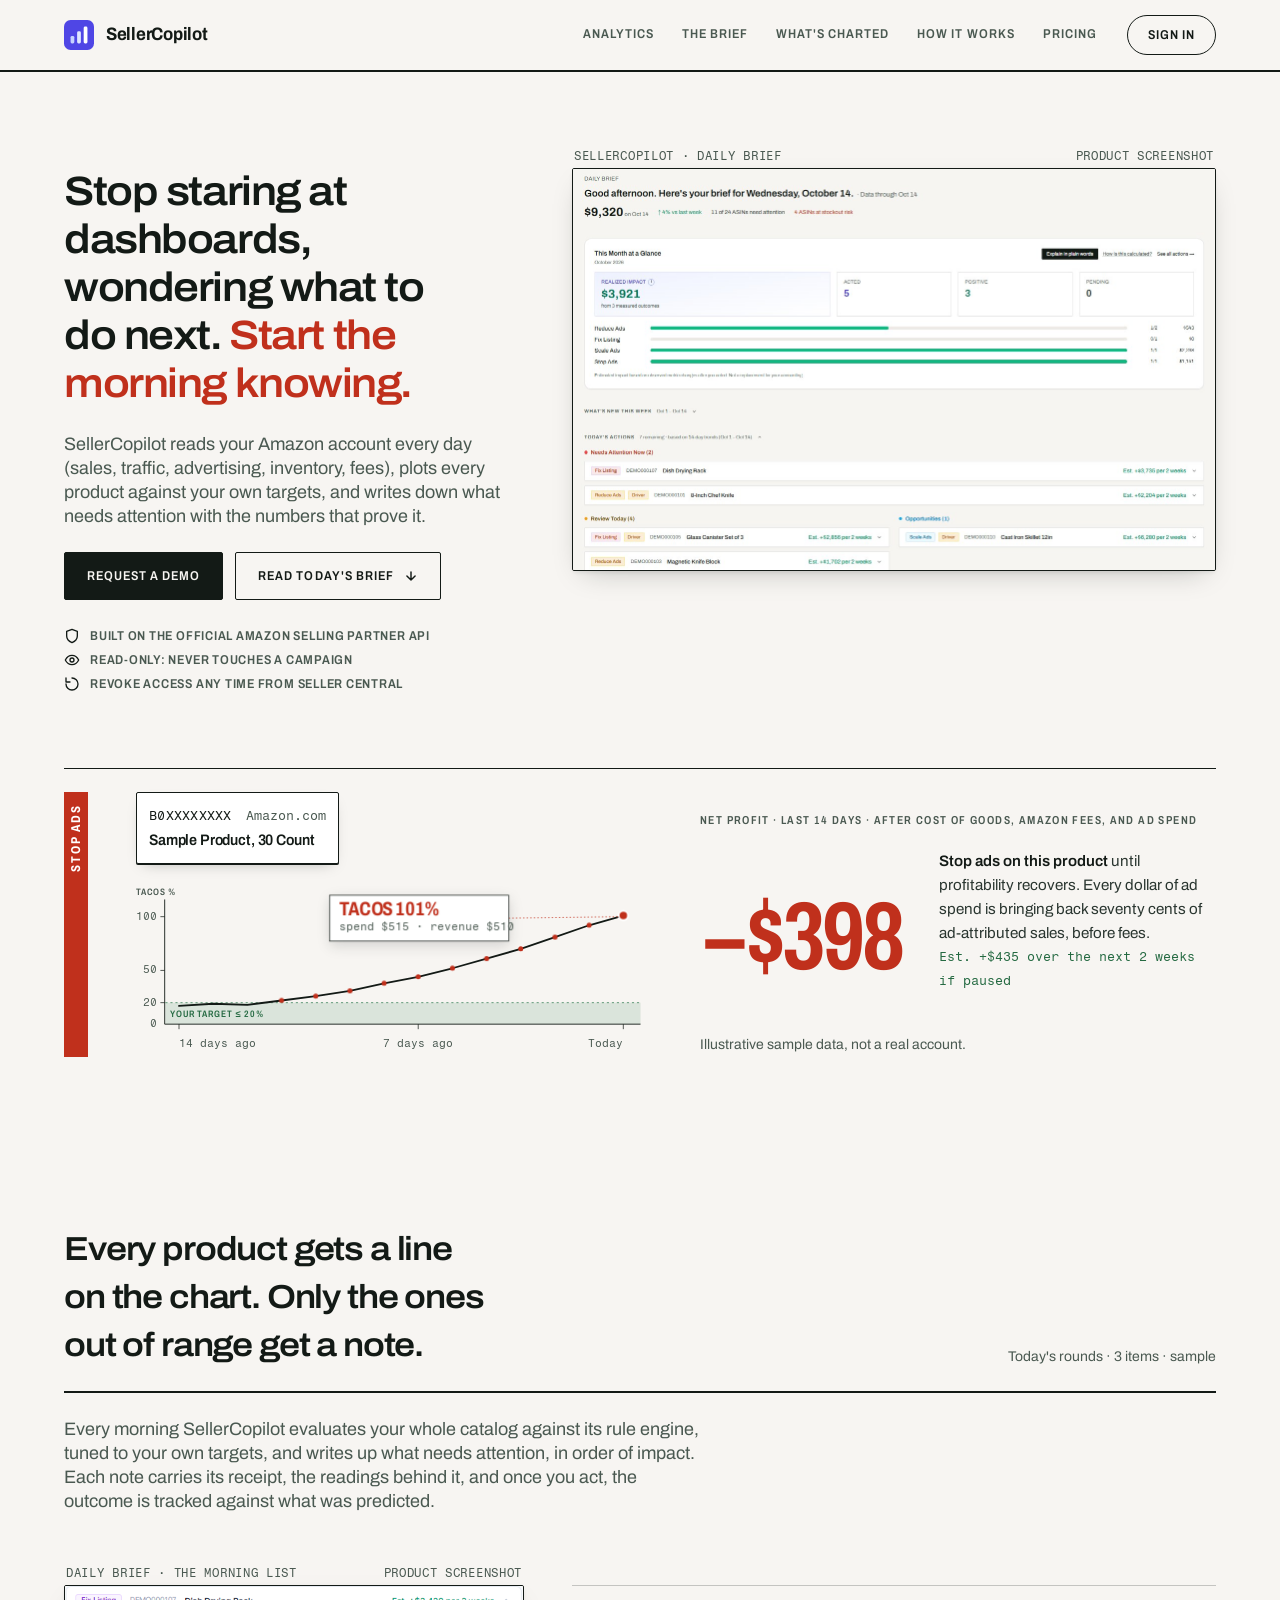
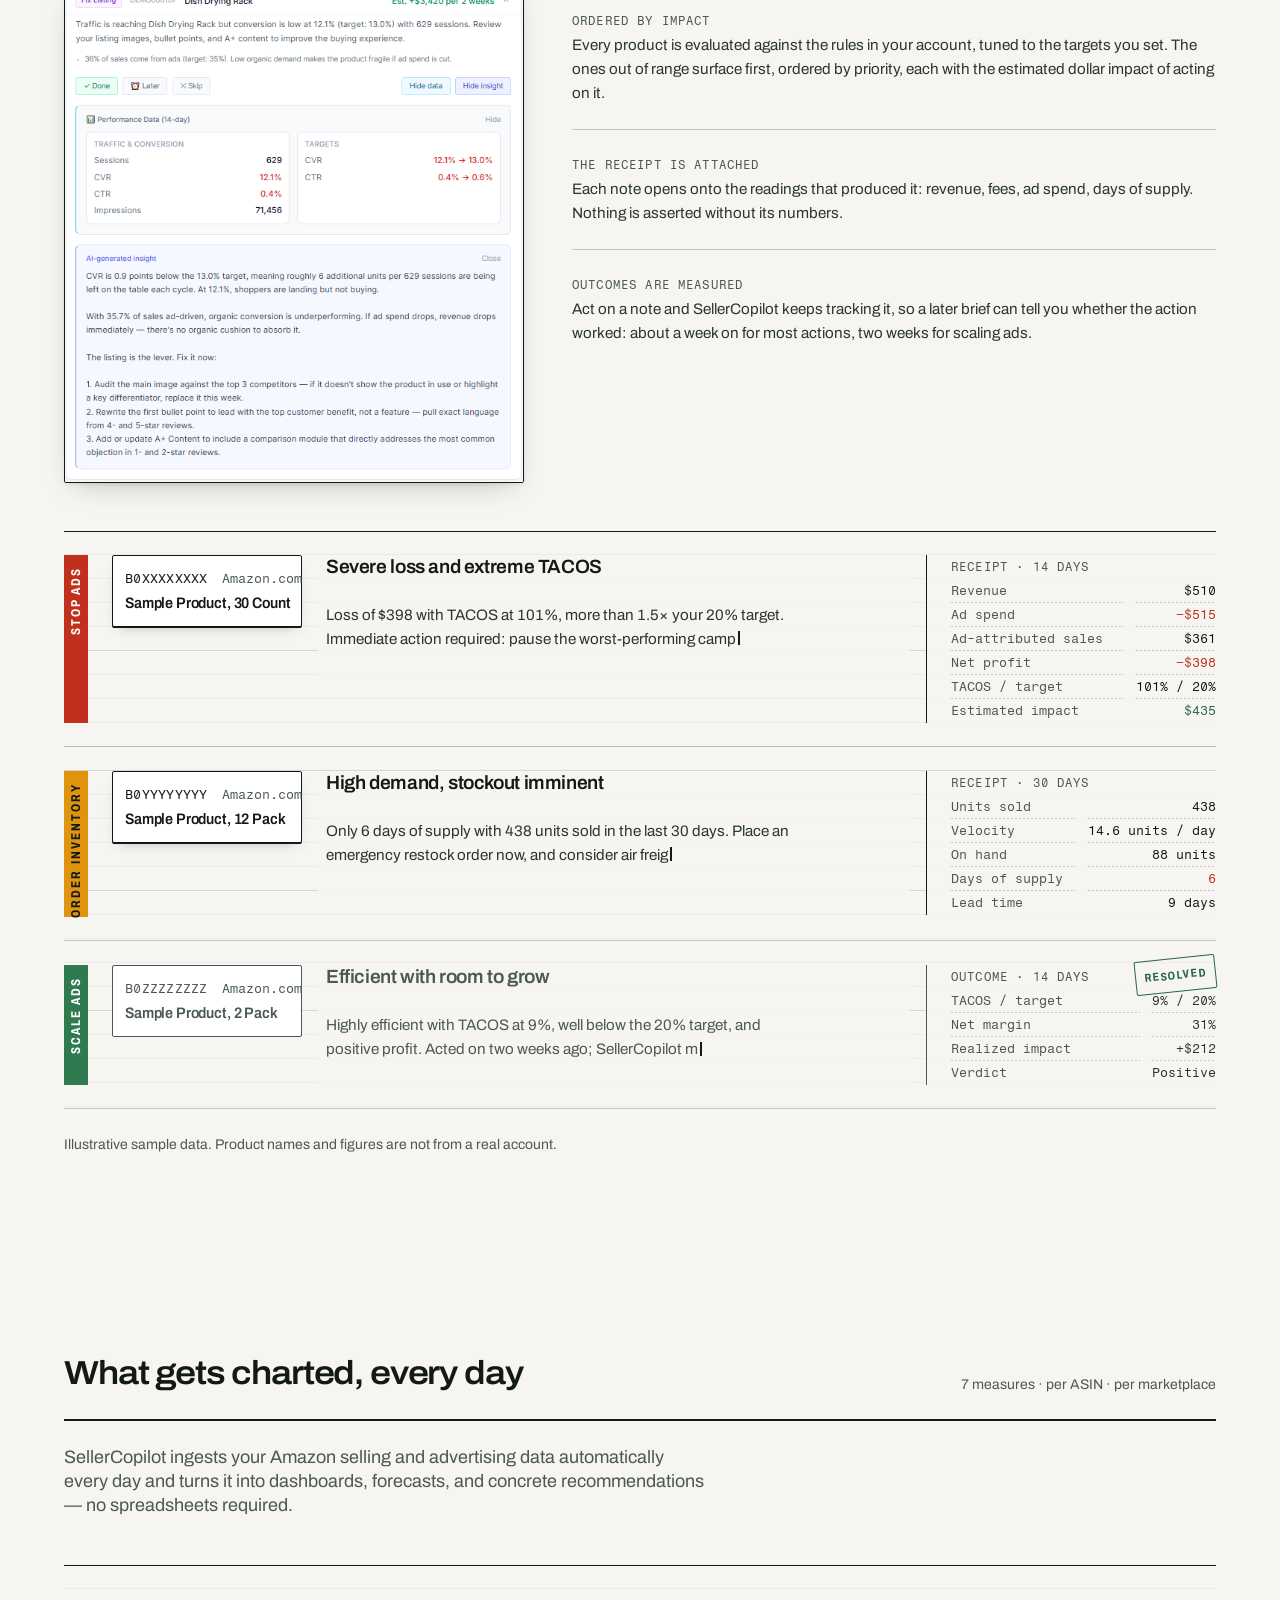
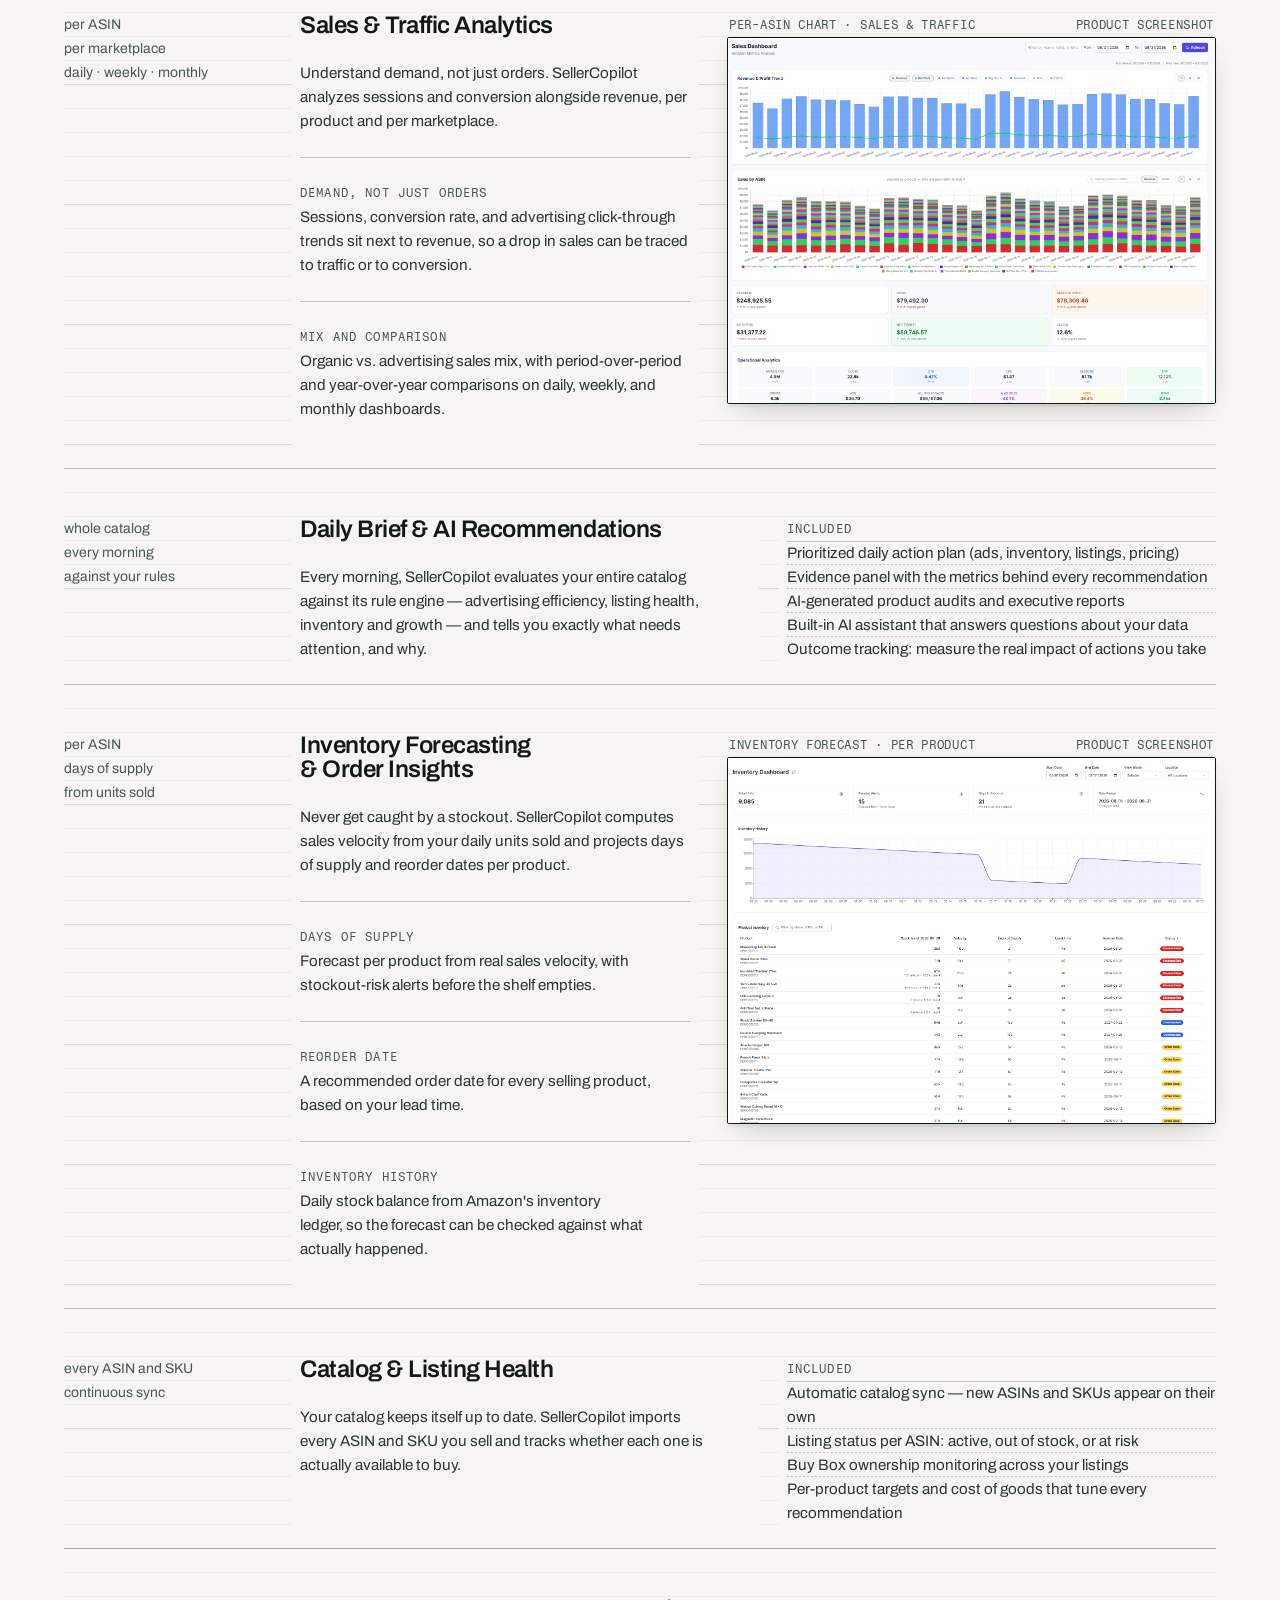
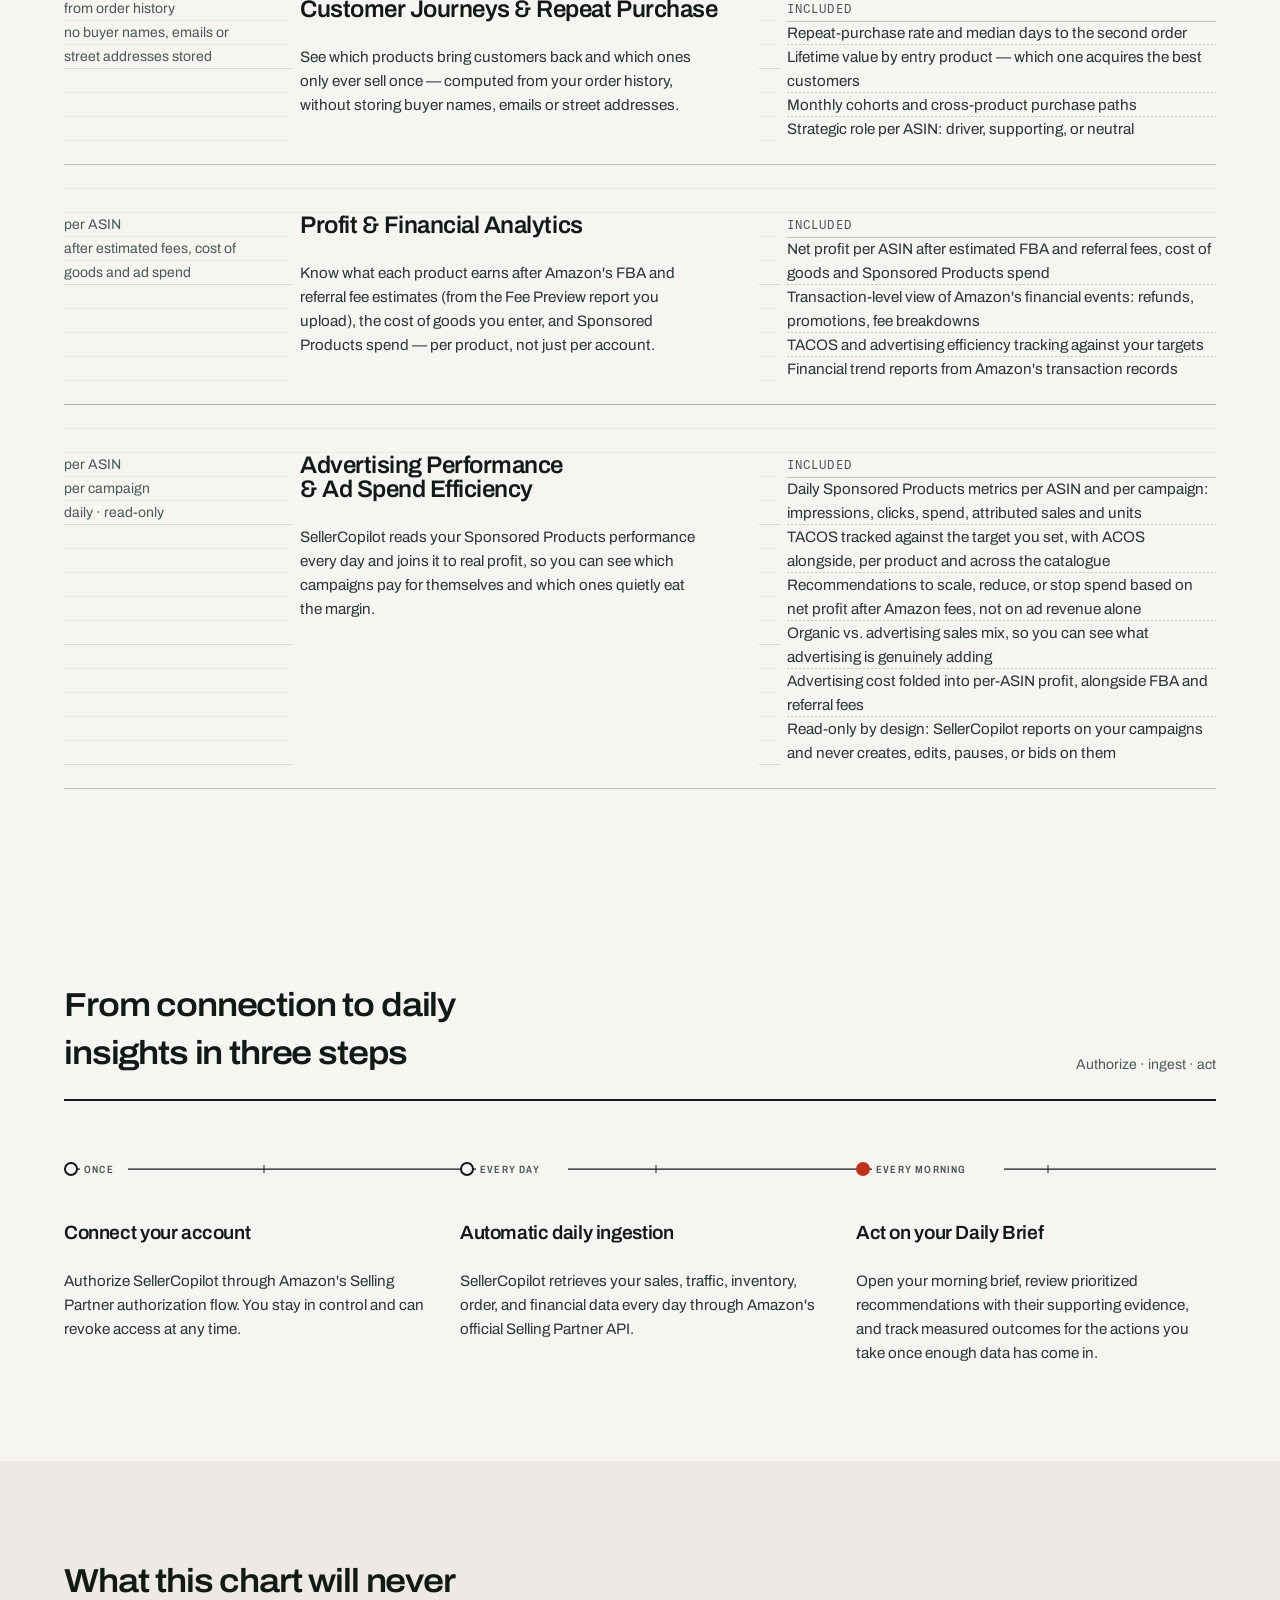
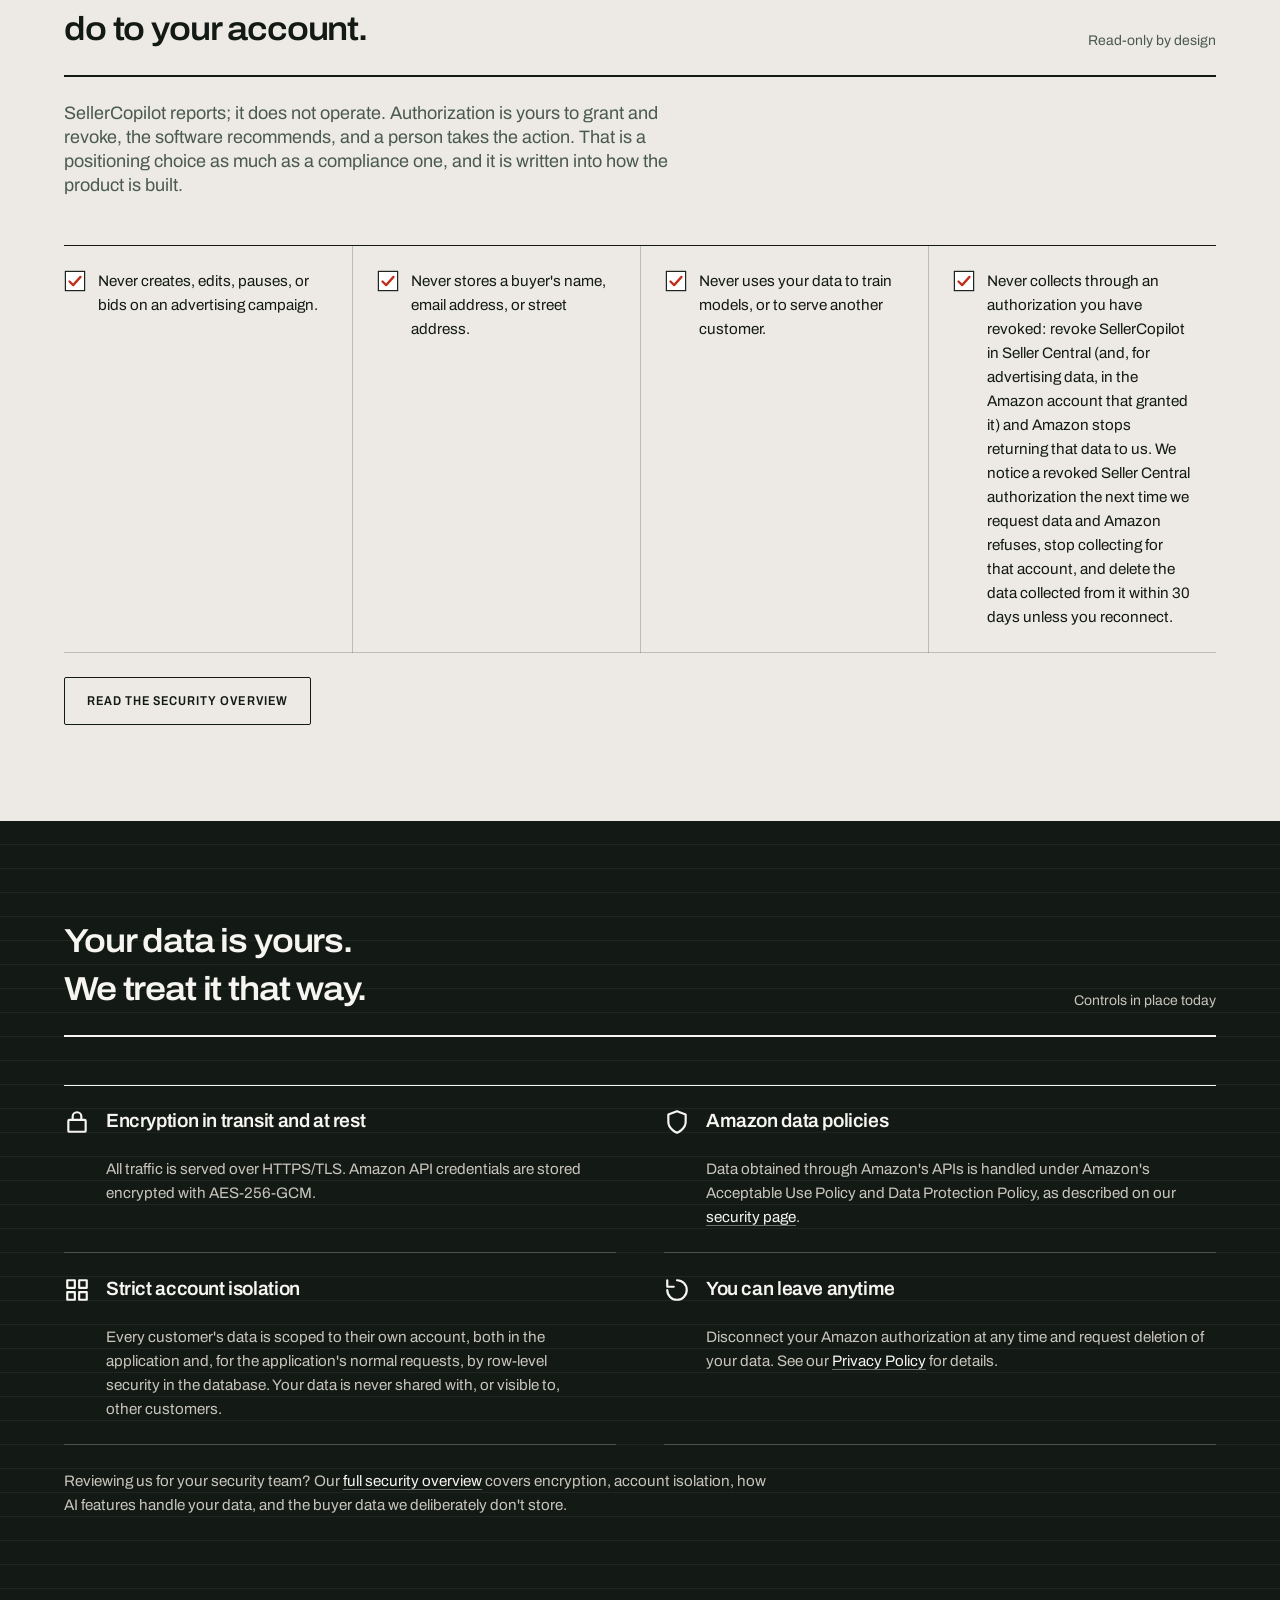
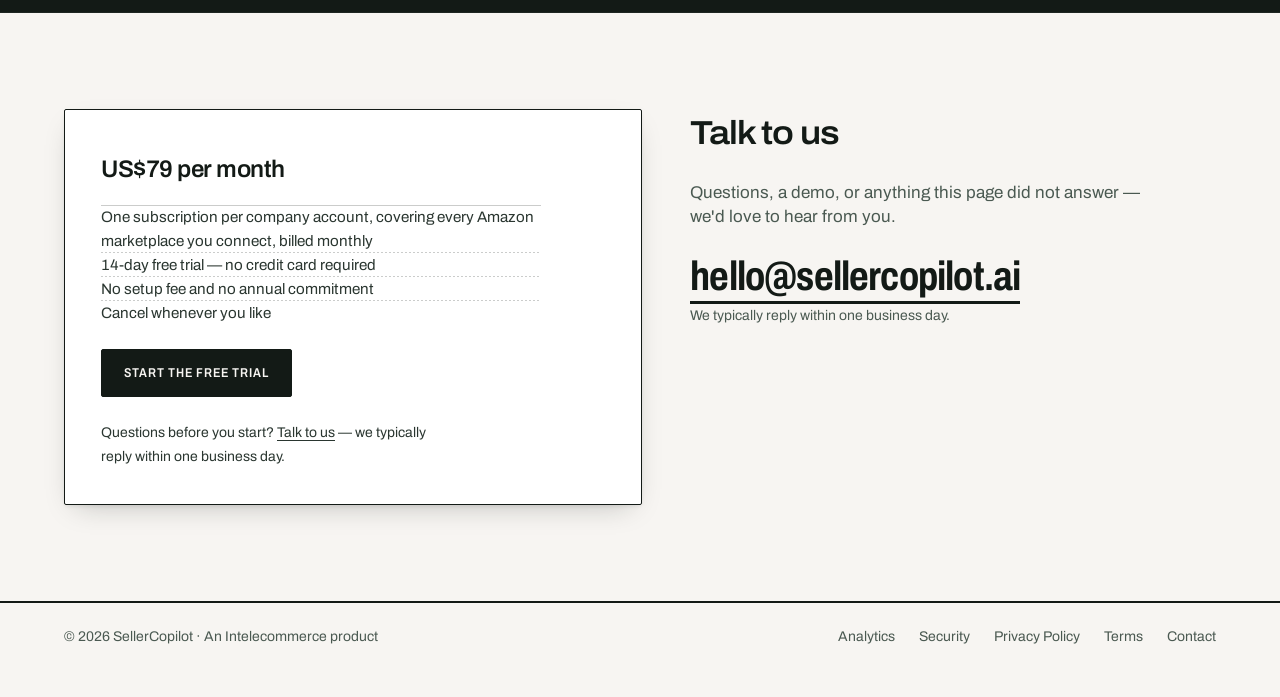
<file: index.html>
<!DOCTYPE html>
<html lang="en">
<head>
  <meta charset="UTF-8">
  <meta name="viewport" content="width=device-width, initial-scale=1.0">
  <title>SellerCopilot</title>
  <meta name="description" content="SellerCopilot turns your Amazon seller data into a daily action plan: sales and traffic analytics, AI-powered recommendations, inventory forecasting, and profit analysis.">
  <meta name="theme-color" content="#f7f5f2">
  <link rel="preload" href="fonts/archivo.woff2" as="font" type="font/woff2" crossorigin>
  <link rel="preload" href="fonts/fragment-mono.woff2" as="font" type="font/woff2" crossorigin>
  <link rel="canonical" href="https://sellercopilot.ai/">
  <link rel="stylesheet" href="styles.css">
  <link rel="icon" type="image/svg+xml" href="favicon.svg">
  <meta property="og:title" content="SellerCopilot">
  <meta property="og:description" content="Daily action recommendations, sales &amp; traffic analytics, inventory forecasting, and profit analysis for Amazon sellers.">
  <meta property="og:type" content="website">
  <meta property="og:url" content="https://sellercopilot.ai/">
  <script src="script.js" defer></script>
</head>
<body>
<!--
THESIS: The morning brief as an observation chart: every product plotted against the seller's own target, and the one out of range gets a note with its receipt. Refuses the centred hero, the gradient bloom, and the icon-card grid.
OWN-WORLD: Warm near-white stock ruled every 24px with a heavier line every fifth; near-black green ink; red / amber / green triage bands; white patient-label stickers; Archivo (wide for display, condensed for labels) and Fragment Mono for readings only. Square corners, 1px rules, one ink section, no glass, no glow, light theme only.
STORY: A seller sees their morning already done: the product, one chart, one note, the number that matters, the evidence beside it. Then asks for a demo.
FIRST VIEWPORT: Left five columns: headline, lead, stamped REQUEST A DEMO. Right seven: the product in a bordered frame. Beneath both, the observation strip: a red STOP ADS band, a TACOS plot drawing itself across the target band to a breach call-out, and -$398 at 6rem counting up beside its recommendation.
FORM: Morning Rounds, candidate 4 of 7 on the grounded list, seed 66780b09; code-led.
FINISH: unreviewed and undocumented is unfinished; this build ends with the finish review, the verdict, DESIGN.md, and every shipping raster carrying its provenance
-->

<header class="site-header">
  <div class="container">
    <a class="brand" href="/">
      <svg viewBox="0 0 32 32" xmlns="http://www.w3.org/2000/svg" aria-hidden="true"><rect width="32" height="32" rx="7" fill="#4f46e5"/><rect x="7" y="17" width="4" height="8" rx="1.5" fill="#c7d2fe"/><rect x="14" y="12" width="4" height="13" rx="1.5" fill="#e0e7ff"/><rect x="21" y="7" width="4" height="18" rx="1.5" fill="#ffffff"/></svg>
      <span><strong>SellerCopilot</strong></span>
    </a>
    <input type="checkbox" id="nav-toggle" class="nav-toggle" aria-label="Open menu">
    <label for="nav-toggle" class="nav-burger" aria-hidden="true"><svg class="ico-open" viewBox="0 0 24 24" fill="none" stroke="currentColor" stroke-width="2" stroke-linecap="round"><path d="M3 6h18M3 12h18M3 18h18"/></svg><svg class="ico-close" viewBox="0 0 24 24" fill="none" stroke="currentColor" stroke-width="2" stroke-linecap="round"><path d="M5 5l14 14M19 5 5 19"/></svg></label>
    <nav class="main-nav" aria-label="Site">
      <a href="/analytics">Analytics</a>
      <a href="#brief">The brief</a>
      <a href="#features">What's charted</a>
      <a href="#how-it-works">How it works</a>
      <a href="#pricing">Pricing</a>
      <a class="nav-signin" href="https://app.sellercopilot.ai/">Sign in</a>
    </nav>
  </div>
</header>

<main>

<section class="hero" aria-labelledby="hero-title">
  <div class="container">
    <div class="hero-copy">
      <h1 id="hero-title">Stop staring at dashboards, wondering what to do next. <em>Start the morning knowing.</em></h1>
      <p class="lead">
        SellerCopilot reads your Amazon account every day (sales, traffic, advertising,
        inventory, fees), plots every product against your own targets, and writes down what
        needs attention with the numbers that prove it.
      </p>
      <div class="hero-actions">
        <a class="stamp" href="#contact">Request a demo</a>
        <a class="stamp stamp-outline" href="#brief">Read today's brief
          <svg viewBox="0 0 24 24" fill="none" stroke="currentColor" stroke-width="2.5" stroke-linecap="round" stroke-linejoin="round" aria-hidden="true"><path d="M12 5v14M5 12l7 7 7-7"/></svg>
        </a>
      </div>
      <ul class="hero-facts">
        <li><svg viewBox="0 0 24 24" fill="none" stroke="currentColor" stroke-width="2" stroke-linecap="round" stroke-linejoin="round" aria-hidden="true"><path d="M12 22s8-3.5 8-10V5l-8-3-8 3v7c0 6.5 8 10 8 10z"/></svg>Built on the official Amazon Selling Partner API</li>
        <li><svg viewBox="0 0 24 24" fill="none" stroke="currentColor" stroke-width="2" stroke-linecap="round" stroke-linejoin="round" aria-hidden="true"><path d="M2 12s3.5-7 10-7 10 7 10 7-3.5 7-10 7S2 12 2 12z"/><circle cx="12" cy="12" r="3"/></svg>Read-only: never touches a campaign</li>
        <li><svg viewBox="0 0 24 24" fill="none" stroke="currentColor" stroke-width="2" stroke-linecap="round" stroke-linejoin="round" aria-hidden="true"><path d="M3 12a9 9 0 1 0 9-9"/><path d="M3 3v6h6"/></svg>Revoke access any time from Seller Central</li>
      </ul>
    </div>

    <figure class="shot shot-16x10 shot-hero" data-slot="hero-app">
      <figcaption class="shot-caption"><span>SellerCopilot · Daily Brief</span><span>Product screenshot</span></figcaption>
      <div class="shot-frame">
        <span class="shot-placeholder" aria-hidden="true">[ SCREENSHOT: hero-app · 16:10 ]</span>
        <img src="/img/hero-app.jpg" alt="The SellerCopilot Daily Brief for a sample account: the latest day's revenue, realized impact for the month, a scorecard of actions taken by type, and today's recommendations for each ASIN with the estimated impact of acting" width="1286" height="803" decoding="async">
      </div>
    </figure>

    <figure class="strip" aria-label="Sample observation: TACOS for one product over fourteen days, rising above a 20% target, with the resulting net profit and recommendation">
      <div class="triage triage-red" aria-hidden="true"><span>Stop ads</span></div>
      <div class="strip-plot">
        <div class="sticker">
          <b>B0XXXXXXXX</b>
          <span class="dim">Amazon.com</span>
          <span class="sticker-name">Sample Product, 30 Count</span>
        </div>
        <svg class="plot" viewBox="0 0 720 236" xmlns="http://www.w3.org/2000/svg" aria-hidden="true">
          <text class="t-unit" x="0" y="10">TACOS %</text>
          <rect class="band" x="41" y="160" width="663" height="30"/>
          <line class="band-edge" x1="41" y1="160" x2="704" y2="160"/>
          <text class="t-label" x="48" y="180">Your target ≤ 20%</text>

          <line class="axis" x1="40" y1="16" x2="40" y2="190"/>
          <line class="axis" x1="40" y1="190" x2="704" y2="190"/>
          <line class="tick" x1="34" y1="160" x2="40" y2="160"/>
          <line class="tick" x1="34" y1="115" x2="40" y2="115"/>
          <line class="tick" x1="34" y1="40" x2="40" y2="40"/>
          <text x="30" y="194" text-anchor="end">0</text>
          <text x="30" y="164" text-anchor="end">20</text>
          <text x="30" y="119" text-anchor="end">50</text>
          <text x="30" y="44" text-anchor="end">100</text>

          <line class="tick" x1="60" y1="190" x2="60" y2="197"/>
          <line class="tick" x1="393.8" y1="190" x2="393.8" y2="197"/>
          <line class="tick" x1="680" y1="190" x2="680" y2="197"/>
          <text x="60" y="222">14 days ago</text>
          <text x="393.8" y="222" text-anchor="middle">7 days ago</text>
          <text x="680" y="222" text-anchor="end">Today</text>

          <path class="vital" d="M60 164.5 L107.7 161.5 L155.4 163 L203.1 157 L250.8 151 L298.5 143.5 L346.2 133 L393.8 124 L441.5 112 L489.2 98.5 L536.9 85 L584.6 68.5 L632.3 52 L680 38.5"/>
          <g>
            <circle class="over" cx="203.1" cy="157" r="3.5"/>
            <circle class="over" cx="250.8" cy="151" r="3.5"/>
            <circle class="over" cx="298.5" cy="143.5" r="3.5"/>
            <circle class="over" cx="346.2" cy="133" r="3.5"/>
            <circle class="over" cx="393.8" cy="124" r="3.5"/>
            <circle class="over" cx="441.5" cy="112" r="3.5"/>
            <circle class="over" cx="489.2" cy="98.5" r="3.5"/>
            <circle class="over" cx="536.9" cy="85" r="3.5"/>
            <circle class="over" cx="584.6" cy="68.5" r="3.5"/>
            <circle class="over" cx="632.3" cy="52" r="3.5"/>
            <circle class="breach" cx="680" cy="38.5" r="6.5"/>
          </g>
          <g class="callout">
            <line class="leader" x1="520" y1="42" x2="673" y2="40"/>
            <rect class="callout-box" x="270" y="10" width="250" height="64"/>
            <text class="c-value" x="284" y="38">TACOS 101%</text>
            <text class="c-sub" x="284" y="59">spend $515 · revenue $510</text>
          </g>
        </svg>
      </div>
      <figcaption class="reading">
        <p class="label">Net profit · last 14 days · after cost of goods, Amazon fees, and ad spend</p>
        <p class="figure" data-count="398" data-prefix="−$">−$398</p>
        <p class="reading-note">
          <strong>Stop ads on this product</strong> until profitability recovers. Every dollar
          of ad spend is bringing back seventy cents of ad-attributed sales, before fees.
          <span class="gain">Est. +$435 over the next 2 weeks if paused</span>
        </p>
        <p class="chart-caption note">Illustrative sample data, not a real account.</p>
      </figcaption>
    </figure>
  </div>
</section>

<section id="brief" class="ruled" aria-labelledby="brief-title">
  <div class="container">
    <div class="section-head" data-rise="0">
      <h2 id="brief-title">Every product gets a line on the chart. Only the ones out of range get a note.</h2>
      <p class="meta note">Today's rounds · 3 items · sample</p>
    </div>
    <p class="section-intro" data-rise="1">
      Every morning SellerCopilot evaluates your whole catalog against its rule engine, tuned to your own targets, and
      writes up what needs attention, in order of impact. Each note carries its receipt, the
      readings behind it, and once you act, the outcome is tracked against what was predicted.
    </p>

    <div class="split" data-rise="2">
      <figure class="shot shot-card" data-slot="brief-daily">
        <figcaption class="shot-caption"><span>Daily Brief · the morning list</span><span>Product screenshot</span></figcaption>
        <div class="shot-frame">
          <span class="shot-placeholder" aria-hidden="true">[ SCREENSHOT: brief-daily · card ]</span>
          <img src="/img/brief-daily.png" alt="A Daily Brief recommendation with its evidence panel open: the estimated two-week impact, fourteen-day sessions, conversion and click-through against target, and the AI insight naming the listing as the lever with three specific fixes" width="614" height="664" loading="lazy" decoding="async">
        </div>
      </figure>
      <div class="callouts">
        <div class="callout">
          <span class="eyebrow">Ordered by impact</span>
          <p>Every product is evaluated against the rules in your account, tuned to the targets you set. The ones out of range surface first, ordered by priority, each with the estimated dollar impact of acting on it.</p>
        </div>
        <div class="callout">
          <span class="eyebrow">The receipt is attached</span>
          <p>Each note opens onto the readings that produced it: revenue, fees, ad spend, days of supply. Nothing is asserted without its numbers.</p>
        </div>
        <div class="callout">
          <span class="eyebrow">Outcomes are measured</span>
          <p>Act on a note and SellerCopilot keeps tracking it, so a later brief can tell you whether the action worked: about a week on for most actions, two weeks for scaling ads.</p>
        </div>
      </div>
    </div>

    <ol class="rounds ruling" data-rise="0">
      <li class="round">
        <div class="triage triage-red" aria-hidden="true"><span>Stop Ads</span></div>
        <div class="sticker">
          <b>B0XXXXXXXX</b>
          <span class="dim">Amazon.com</span>
          <span class="sticker-name">Sample Product, 30 Count</span>
        </div>
        <div class="round-body">
          <h3>Severe loss and extreme TACOS</h3>
          <p data-typed>Loss of $398 with TACOS at 101%, more than 1.5&times; your 20% target. Immediate action required: pause the worst-performing campaigns first, then add the top wasted search terms as negatives.</p>
        </div>
        <dl class="receipt">
          <span class="eyebrow">Receipt &middot; 14 days</span>
          <dt>Revenue</dt><dd>$510</dd>
          <dt>Ad spend</dt><dd class="neg">&minus;$515</dd>
          <dt>Ad-attributed sales</dt><dd>$361</dd>
          <dt>Net profit</dt><dd class="neg">&minus;$398</dd>
          <dt>TACOS / target</dt><dd>101% / 20%</dd>
          <dt>Estimated impact</dt><dd class="pos">$435</dd>
        </dl>
      </li>

      <li class="round">
        <div class="triage triage-amber" aria-hidden="true"><span>Order Inventory</span></div>
        <div class="sticker">
          <b>B0YYYYYYYY</b>
          <span class="dim">Amazon.com</span>
          <span class="sticker-name">Sample Product, 12 Pack</span>
        </div>
        <div class="round-body">
          <h3>High demand, stockout imminent</h3>
          <p data-typed>Only 6 days of supply with 438 units sold in the last 30 days. Place an emergency restock order now, and consider air freight if sea shipping will not arrive in time.</p>
        </div>
        <dl class="receipt">
          <span class="eyebrow">Receipt &middot; 30 days</span>
          <dt>Units sold</dt><dd>438</dd>
          <dt>Velocity</dt><dd>14.6 units / day</dd>
          <dt>On hand</dt><dd>88 units</dd>
          <dt>Days of supply</dt><dd class="neg">6</dd>
          <dt>Lead time</dt><dd>9 days</dd>
        </dl>
      </li>

      <li class="round round-settled">
        <div class="triage triage-green" aria-hidden="true"><span>Scale Ads</span></div>
        <div class="sticker">
          <b>B0ZZZZZZZZ</b>
          <span class="dim">Amazon.com</span>
          <span class="sticker-name">Sample Product, 2 Pack</span>
        </div>
        <div class="round-body">
          <h3>Efficient with room to grow</h3>
          <p data-typed>Highly efficient with TACOS at 9%, well below the 20% target, and positive profit. Acted on two weeks ago; SellerCopilot measured the following 14 days against the 14 before them.</p>
        </div>
        <dl class="receipt">
          <span class="eyebrow">Outcome &middot; 14 days</span>
          <dt>TACOS / target</dt><dd class="pos">9% / 20%</dd>
          <dt>Net margin</dt><dd>31%</dd>
          <dt>Realized impact</dt><dd class="pos">+$212</dd>
          <dt>Verdict</dt><dd class="pos">Positive</dd>
        </dl>
        <span class="done" aria-label="Resolved">Resolved</span>
      </li>
    </ol>
    <p class="rounds-note note">Illustrative sample data. Product names and figures are not from a real account.</p>
  </div>
</section>

<section id="features" class="ruled" aria-labelledby="features-title">
  <div class="container">
    <div class="section-head" data-rise="0">
      <h2 id="features-title">What gets charted, every day</h2>
      <p class="meta note">7 measures · per ASIN · per marketplace</p>
    </div>
    <p class="section-intro" data-rise="1">
      SellerCopilot ingests your Amazon selling and advertising data automatically every day and turns
      it into dashboards, forecasts, and concrete recommendations — no spreadsheets required.
    </p>

    <div class="measures">

      <article class="measure measure-shot ruling" data-rise="0">
        <p class="measure-unit note"><span>per ASIN</span><span>per marketplace</span><span>daily · weekly · monthly</span></p>
        <div class="measure-body">
          <h3>Sales &amp; Traffic Analytics</h3>
          <p>Understand demand, not just orders. SellerCopilot analyzes sessions and conversion alongside revenue, per product and per marketplace.</p>
          <div class="callouts">
            <div class="callout">
              <span class="eyebrow">Demand, not just orders</span>
              <p>Sessions, conversion rate, and advertising click-through trends sit next to revenue, so a drop in sales can be traced to traffic or to conversion.</p>
            </div>
            <div class="callout">
              <span class="eyebrow">Mix and comparison</span>
              <p>Organic vs. advertising sales mix, with period-over-period and year-over-year comparisons on daily, weekly, and monthly dashboards.</p>
            </div>
          </div>
        </div>
        <figure class="shot shot-4x3" data-slot="chart-product">
          <figcaption class="shot-caption"><span>Per-ASIN chart · sales &amp; traffic</span><span>Product screenshot</span></figcaption>
          <div class="shot-frame">
            <span class="shot-placeholder" aria-hidden="true">[ SCREENSHOT: chart-product · 4:3 ]</span>
            <img src="/img/product-chart.png" alt="The sales dashboard in SellerCopilot: a month of daily revenue against net profit, the same month stacked by product, and the period totals for revenue, cost of goods, Amazon fees, ad spend, net profit and TACOS" width="1700" height="1326" loading="lazy" decoding="async">
          </div>
        </figure>
      </article>

      <article class="measure ruling" data-rise="0">
        <p class="measure-unit note"><span>whole catalog</span><span>every morning</span><span>against your rules</span></p>
        <div class="measure-body">
          <h3>Daily Brief &amp; AI Recommendations</h3>
          <p>Every morning, SellerCopilot evaluates your entire catalog against its rule engine — advertising efficiency, listing health, inventory and growth — and tells you exactly what needs attention, and why.</p>
        </div>
        <div class="measure-list">
          <span class="eyebrow">Included</span>
          <ul class="spec">
            <li>Prioritized daily action plan (ads, inventory, listings, pricing)</li>
            <li>Evidence panel with the metrics behind every recommendation</li>
            <li>AI-generated product audits and executive reports</li>
            <li>Built-in AI assistant that answers questions about your data</li>
            <li>Outcome tracking: measure the real impact of actions you take</li>
          </ul>
        </div>
      </article>

      <article class="measure measure-shot ruling" data-rise="0">
        <p class="measure-unit note"><span>per ASIN</span><span>days of supply</span><span>from units sold</span></p>
        <div class="measure-body">
          <h3>Inventory Forecasting &amp; Order Insights</h3>
          <p>Never get caught by a stockout. SellerCopilot computes sales velocity from your daily units sold and projects days of supply and reorder dates per product.</p>
          <div class="callouts">
            <div class="callout">
              <span class="eyebrow">Days of supply</span>
              <p>Forecast per product from real sales velocity, with stockout-risk alerts before the shelf empties.</p>
            </div>
            <div class="callout">
              <span class="eyebrow">Reorder date</span>
              <p>A recommended order date for every selling product, based on your lead time.</p>
            </div>
            <div class="callout">
              <span class="eyebrow">Inventory history</span>
              <p>Daily stock balance from Amazon's inventory ledger, so the forecast can be checked against what actually happened.</p>
            </div>
          </div>
        </div>
        <figure class="shot shot-4x3" data-slot="inventory-view">
          <figcaption class="shot-caption"><span>Inventory forecast · per product</span><span>Product screenshot</span></figcaption>
          <div class="shot-frame">
            <span class="shot-placeholder" aria-hidden="true">[ SCREENSHOT: inventory-view · 4:3 ]</span>
            <img src="/img/inventory-view.png" alt="The inventory view in SellerCopilot: total units, reorder alerts and days to stockout, a month of inventory history, and a per-SKU table of velocity, days of supply, lead time and dated reorder points, each row flagged stockout risk, order soon, healthy or overstocked" width="1687" height="1536" loading="lazy" decoding="async">
          </div>
        </figure>
      </article>

      <article class="measure ruling" data-rise="0">
        <p class="measure-unit note"><span>every ASIN and SKU</span><span>continuous sync</span></p>
        <div class="measure-body">
          <h3>Catalog &amp; Listing Health</h3>
          <p>Your catalog keeps itself up to date. SellerCopilot imports every ASIN and SKU you sell and tracks whether each one is actually available to buy.</p>
        </div>
        <div class="measure-list">
          <span class="eyebrow">Included</span>
          <ul class="spec">
            <li>Automatic catalog sync — new ASINs and SKUs appear on their own</li>
            <li>Listing status per ASIN: active, out of stock, or at risk</li>
            <li>Buy Box ownership monitoring across your listings</li>
            <li>Per-product targets and cost of goods that tune every recommendation</li>
          </ul>
        </div>
      </article>

      <article class="measure ruling" data-rise="0">
        <p class="measure-unit note"><span>from order history</span><span>no buyer names, emails or street addresses stored</span></p>
        <div class="measure-body">
          <h3>Customer Journeys &amp; Repeat Purchase</h3>
          <p>See which products bring customers back and which ones only ever sell once — computed from your order history, without storing buyer names, emails or street addresses.</p>
        </div>
        <div class="measure-list">
          <span class="eyebrow">Included</span>
          <ul class="spec">
            <li>Repeat-purchase rate and median days to the second order</li>
            <li>Lifetime value by entry product — which one acquires the best customers</li>
            <li>Monthly cohorts and cross-product purchase paths</li>
            <li>Strategic role per ASIN: driver, supporting, or neutral</li>
          </ul>
        </div>
      </article>

      <article class="measure ruling" data-rise="0">
        <p class="measure-unit note"><span>per ASIN</span><span>after estimated fees, cost of goods and ad spend</span></p>
        <div class="measure-body">
          <h3>Profit &amp; Financial Analytics</h3>
          <p>Know what each product earns after Amazon's FBA and referral fee estimates (from the Fee Preview report you upload), the cost of goods you enter, and Sponsored Products spend — per product, not just per account.</p>
        </div>
        <div class="measure-list">
          <span class="eyebrow">Included</span>
          <ul class="spec">
            <li>Net profit per ASIN after estimated FBA and referral fees, cost of goods and Sponsored Products spend</li>
            <li>Transaction-level view of Amazon's financial events: refunds, promotions, fee breakdowns</li>
            <li>TACOS and advertising efficiency tracking against your targets</li>
            <li>Financial trend reports from Amazon's transaction records</li>
          </ul>
        </div>
      </article>

      <article class="measure ruling" data-rise="0">
        <p class="measure-unit note"><span>per ASIN</span><span>per campaign</span><span>daily · read-only</span></p>
        <div class="measure-body">
          <h3>Advertising Performance &amp; Ad Spend Efficiency</h3>
          <p>SellerCopilot reads your Sponsored Products performance every day and joins it to real profit, so you can see which campaigns pay for themselves and which ones quietly eat the margin.</p>
        </div>
        <div class="measure-list">
          <span class="eyebrow">Included</span>
          <ul class="spec">
            <li>Daily Sponsored Products metrics per ASIN and per campaign: impressions, clicks, spend, attributed sales and units</li>
            <li>TACOS tracked against the target you set, with ACOS alongside, per product and across the catalogue</li>
            <li>Recommendations to scale, reduce, or stop spend based on net profit after Amazon fees, not on ad revenue alone</li>
            <li>Organic vs. advertising sales mix, so you can see what advertising is genuinely adding</li>
            <li>Advertising cost folded into per-ASIN profit, alongside FBA and referral fees</li>
            <li>Read-only by design: SellerCopilot reports on your campaigns and never creates, edits, pauses, or bids on them</li>
          </ul>
        </div>
      </article>

    </div>
  </div>
</section>

<section id="how-it-works" aria-labelledby="how-title">
  <div class="container">
    <div class="section-head" data-rise="0">
      <h2 id="how-title">From connection to daily insights in three steps</h2>
      <p class="meta note">Authorize · ingest · act</p>
    </div>
    <div class="timeline" data-rise="1">
      <svg class="timeline-track" viewBox="0 0 1152 48" xmlns="http://www.w3.org/2000/svg" aria-hidden="true">
        <line class="rail" x1="0" y1="20" x2="1152" y2="20"/>
        <line class="rail-tick" x1="200" y1="16" x2="200" y2="24"/>
        <line class="rail-tick" x1="592" y1="16" x2="592" y2="24"/>
        <line class="rail-tick" x1="984" y1="16" x2="984" y2="24"/>
        <circle class="node" cx="7" cy="20" r="6"/>
        <circle class="node" cx="403" cy="20" r="6"/>
        <circle class="node node-live" cx="799" cy="20" r="6"/>
        <rect class="rail-gap" x="16" y="9" width="48" height="22"/>
        <rect class="rail-gap" x="412" y="9" width="92" height="22"/>
        <rect class="rail-gap" x="808" y="9" width="132" height="22"/>
        <text x="20" y="24">Once</text>
        <text x="416" y="24">Every day</text>
        <text x="812" y="24">Every morning</text>
      </svg>
      <div class="steps">
        <div class="step">
          <div>
            <h3>Connect your account</h3>
            <p>Authorize SellerCopilot through Amazon's Selling Partner authorization flow. You stay in control and can revoke access at any time.</p>
          </div>
        </div>
        <div class="step">
          <div>
            <h3>Automatic daily ingestion</h3>
            <p>SellerCopilot retrieves your sales, traffic, inventory, order, and financial data every day through Amazon's official Selling Partner API.</p>
          </div>
        </div>
        <div class="step">
          <div>
            <h3>Act on your Daily Brief</h3>
            <p>Open your morning brief, review prioritized recommendations with their supporting evidence, and track measured outcomes for the actions you take once enough data has come in.</p>
          </div>
        </div>
      </div>
    </div>
  </div>
</section>

<section id="read-only" class="band-section" aria-labelledby="never-title">
  <div class="container">
    <div class="section-head" data-rise="0">
      <h2 id="never-title">What this chart will never do to your account.</h2>
      <p class="meta note">Read-only by design</p>
    </div>
    <p class="section-intro" data-rise="1">
      SellerCopilot reports; it does not operate. Authorization is yours to grant and revoke, the
      software recommends, and a person takes the action. That is a positioning choice as
      much as a compliance one, and it is written into how the product is built.
    </p>
    <div class="never-row" data-rise="2">
      <div class="never-item"><svg viewBox="0 0 24 24" aria-hidden="true"><rect class="box" x="1.5" y="1.5" width="21" height="21"/><path class="tick" d="M6 12.5l4 4 8-9"/></svg><span>Never creates, edits, pauses, or bids on an advertising campaign.</span></div>
      <div class="never-item"><svg viewBox="0 0 24 24" aria-hidden="true"><rect class="box" x="1.5" y="1.5" width="21" height="21"/><path class="tick" d="M6 12.5l4 4 8-9"/></svg><span>Never stores a buyer's name, email address, or street address.</span></div>
      <div class="never-item"><svg viewBox="0 0 24 24" aria-hidden="true"><rect class="box" x="1.5" y="1.5" width="21" height="21"/><path class="tick" d="M6 12.5l4 4 8-9"/></svg><span>Never uses your data to train models, or to serve another customer.</span></div>
      <div class="never-item"><svg viewBox="0 0 24 24" aria-hidden="true"><rect class="box" x="1.5" y="1.5" width="21" height="21"/><path class="tick" d="M6 12.5l4 4 8-9"/></svg><span>Never collects through an authorization you have revoked: revoke SellerCopilot in Seller Central (and, for advertising data, in the Amazon account that granted it) and Amazon stops returning that data to us. We notice a revoked Seller Central authorization the next time we request data and Amazon refuses, stop collecting for that account, and delete the data collected from it within 30 days unless you reconnect.</span></div>
    </div>
    <div class="never-foot" data-rise="3">
      <a class="stamp stamp-outline" href="/security">Read the security overview</a>
    </div>
  </div>
</section>

<section id="security" aria-labelledby="security-title">
  <div class="container">
    <div class="section-head" data-rise="0">
      <h2 id="security-title">Your data is yours. We treat it that way.</h2>
      <p class="meta note">Controls in place today</p>
    </div>
    <div class="controls" data-rise="1">
      <div class="control">
        <svg viewBox="0 0 24 24" fill="none" stroke="currentColor" stroke-width="2" stroke-linecap="round" stroke-linejoin="round" aria-hidden="true"><rect x="4" y="10" width="16" height="11" rx="1"/><path d="M8 10V7a4 4 0 0 1 8 0v3"/></svg>
        <div>
          <h3>Encryption in transit and at rest</h3>
          <p>All traffic is served over HTTPS/TLS. Amazon API credentials are stored encrypted with AES-256-GCM.</p>
        </div>
      </div>
      <div class="control">
        <svg viewBox="0 0 24 24" fill="none" stroke="currentColor" stroke-width="2" stroke-linecap="round" stroke-linejoin="round" aria-hidden="true"><path d="M12 22s8-3.5 8-10V5l-8-3-8 3v7c0 6.5 8 10 8 10z"/></svg>
        <div>
          <h3>Amazon data policies</h3>
          <p>Data obtained through Amazon's APIs is handled under Amazon's Acceptable Use Policy and Data Protection Policy, as described on our <a href="/security">security page</a>.</p>
        </div>
      </div>
      <div class="control">
        <svg viewBox="0 0 24 24" fill="none" stroke="currentColor" stroke-width="2" stroke-linecap="round" stroke-linejoin="round" aria-hidden="true"><rect x="3" y="3" width="7" height="7"/><rect x="14" y="3" width="7" height="7"/><rect x="3" y="14" width="7" height="7"/><rect x="14" y="14" width="7" height="7"/></svg>
        <div>
          <h3>Strict account isolation</h3>
          <p>Every customer's data is scoped to their own account, both in the application and, for the application's normal requests, by row-level security in the database. Your data is never shared with, or visible to, other customers.</p>
        </div>
      </div>
      <div class="control">
        <svg viewBox="0 0 24 24" fill="none" stroke="currentColor" stroke-width="2" stroke-linecap="round" stroke-linejoin="round" aria-hidden="true"><path d="M3 12a9 9 0 1 0 9-9"/><path d="M3 3v6h6"/></svg>
        <div>
          <h3>You can leave anytime</h3>
          <p>Disconnect your Amazon authorization at any time and request deletion of your data. See our <a href="/privacy">Privacy Policy</a> for details.</p>
        </div>
      </div>
    </div>
    <p class="section-note" data-rise="2">
      Reviewing us for your security team? Our <a href="/security">full security overview</a>
      covers encryption, account isolation, how AI features handle your data, and the buyer data
      we deliberately don't store.
    </p>
  </div>
</section>

<section id="pricing" class="ruled" aria-labelledby="pricing-title">
  <div class="container">
    <div class="close-band">
      <div class="quote" data-rise="0">
        <h3 id="pricing-title">US$79 per month</h3>
        <ul class="spec">
          <li>One subscription per company account, covering every Amazon marketplace you connect, billed monthly</li>
          <li>14-day free trial — no credit card required</li>
          <li>No setup fee and no annual commitment</li>
          <li>Cancel whenever you like</li>
        </ul>
        <a class="stamp" href="https://app.sellercopilot.ai/signup">Start the free trial</a>
        <p class="note">Questions before you start? <a href="#contact">Talk to us</a> — we typically reply within one business day.</p>
      </div>
      <div class="talk" id="contact" data-rise="1">
        <h2>Talk to us</h2>
        <p>Questions, a demo, or anything this page did not answer — we'd love to hear from you.</p>
        <a class="email" href="mailto:hello@sellercopilot.ai">hello@sellercopilot.ai</a>
        <p class="note">We typically reply within one business day.</p>
      </div>
    </div>
  </div>
</section>

</main>

<footer class="site-footer">
  <div class="container">
    <p>© 2026 SellerCopilot · An Intelecommerce product</p>
    <div class="footer-links">
      <a href="/analytics">Analytics</a>
      <a href="/security">Security</a>
      <a href="/privacy">Privacy Policy</a>
      <a href="/terms">Terms</a>
      <a href="mailto:hello@sellercopilot.ai">Contact</a>
    </div>
  </div>
</footer>

</body>
</html>
</file>
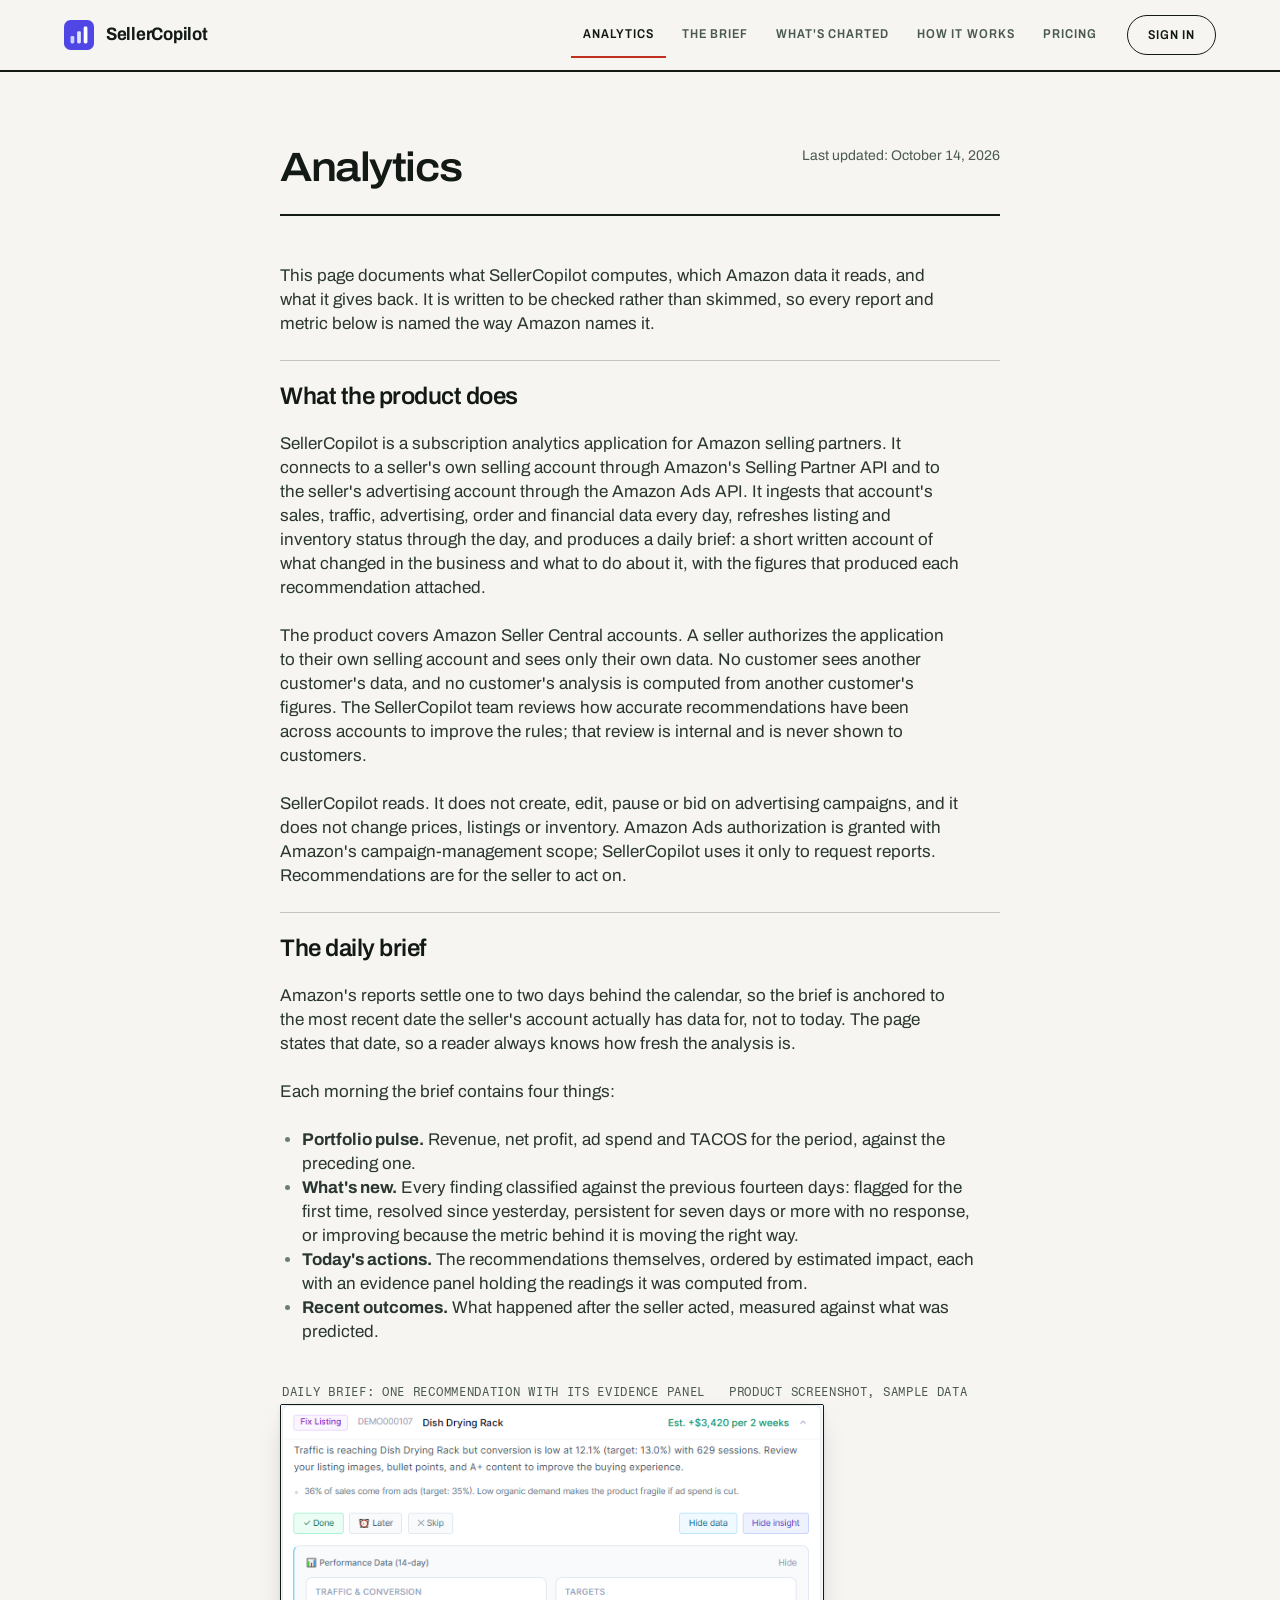
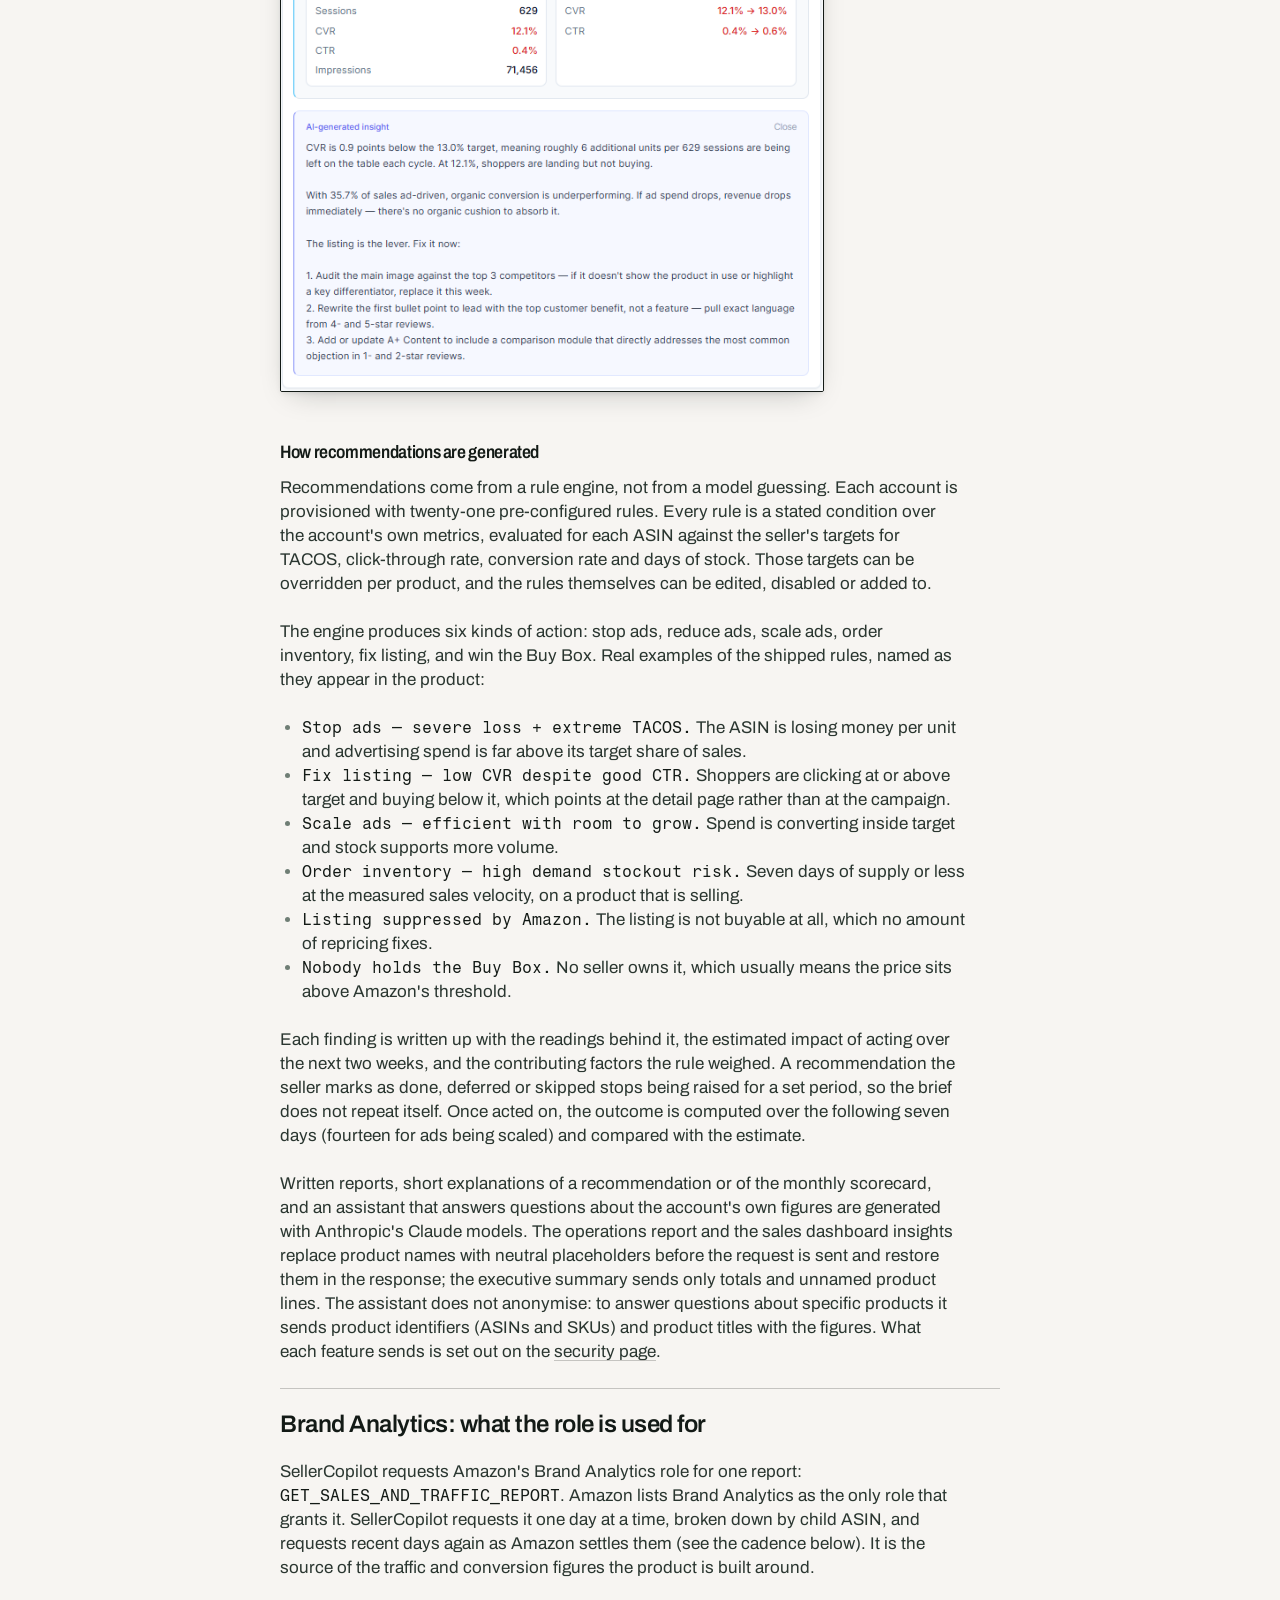
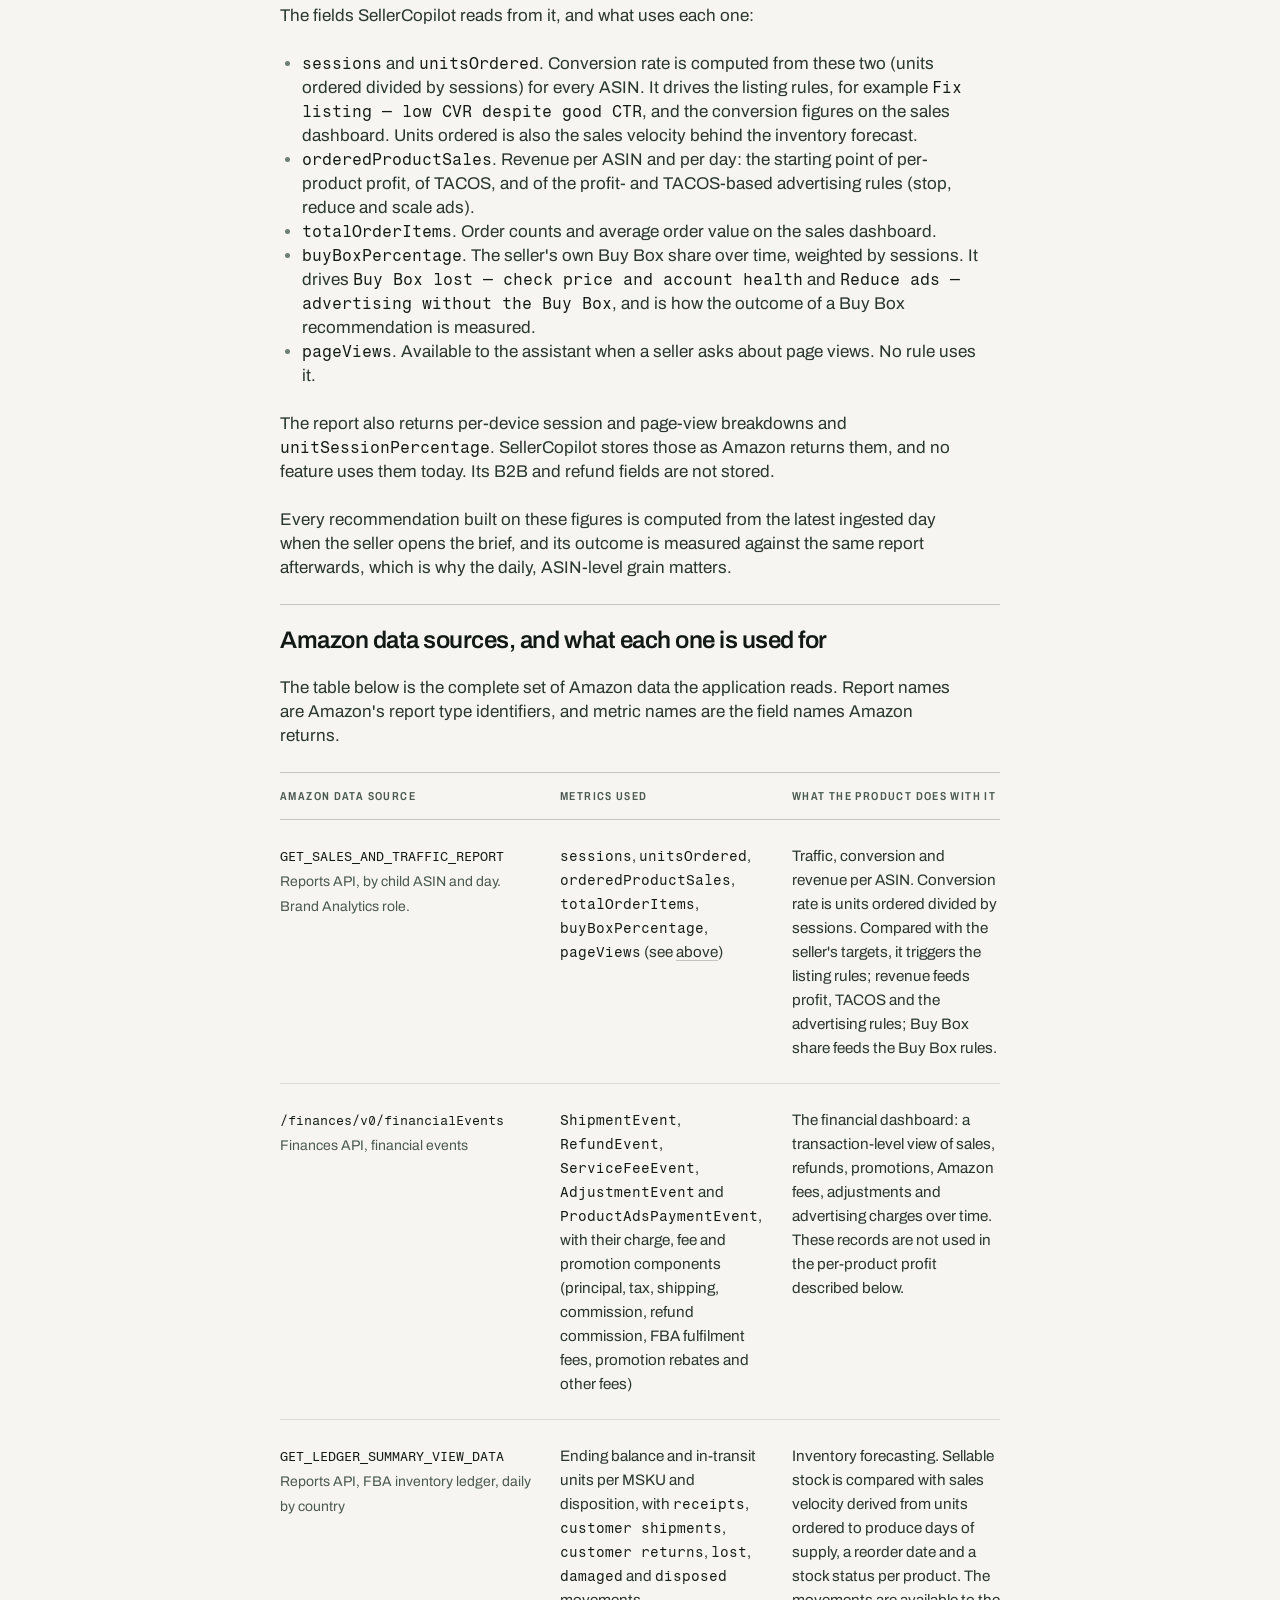
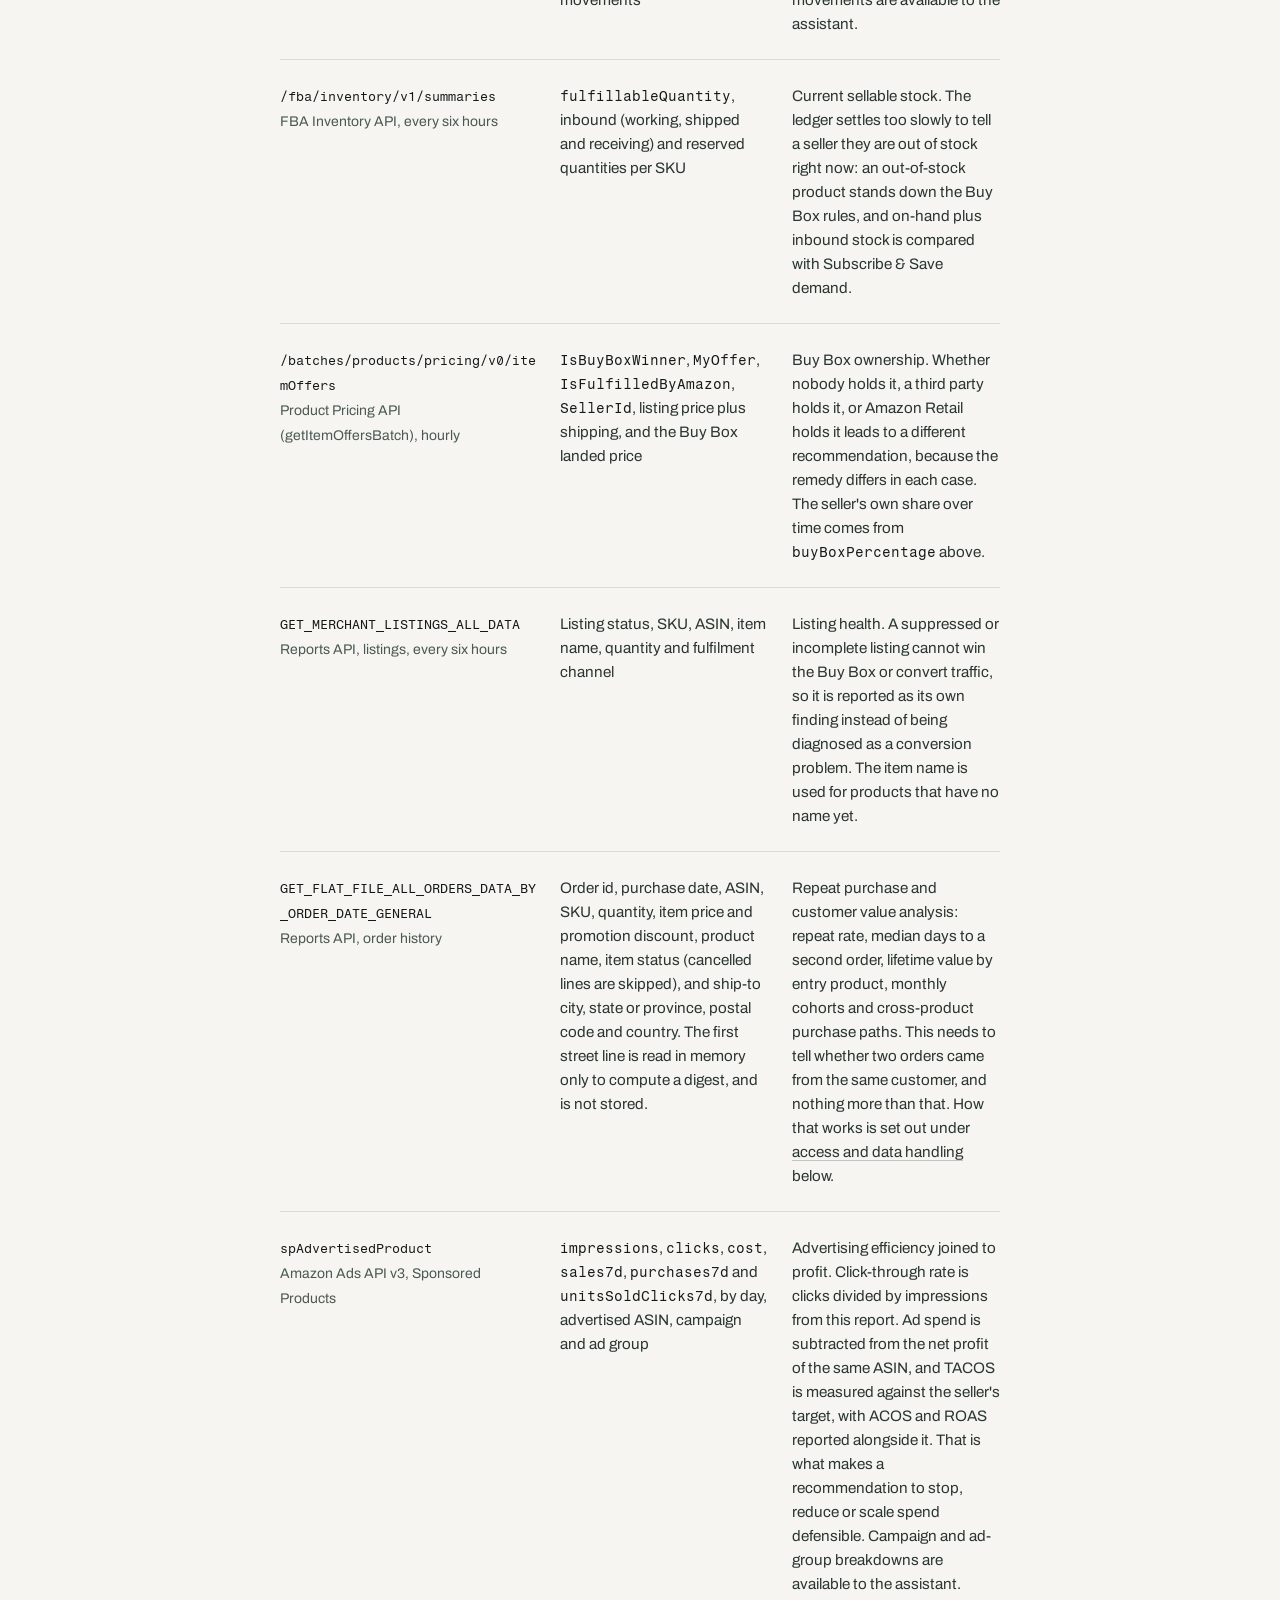
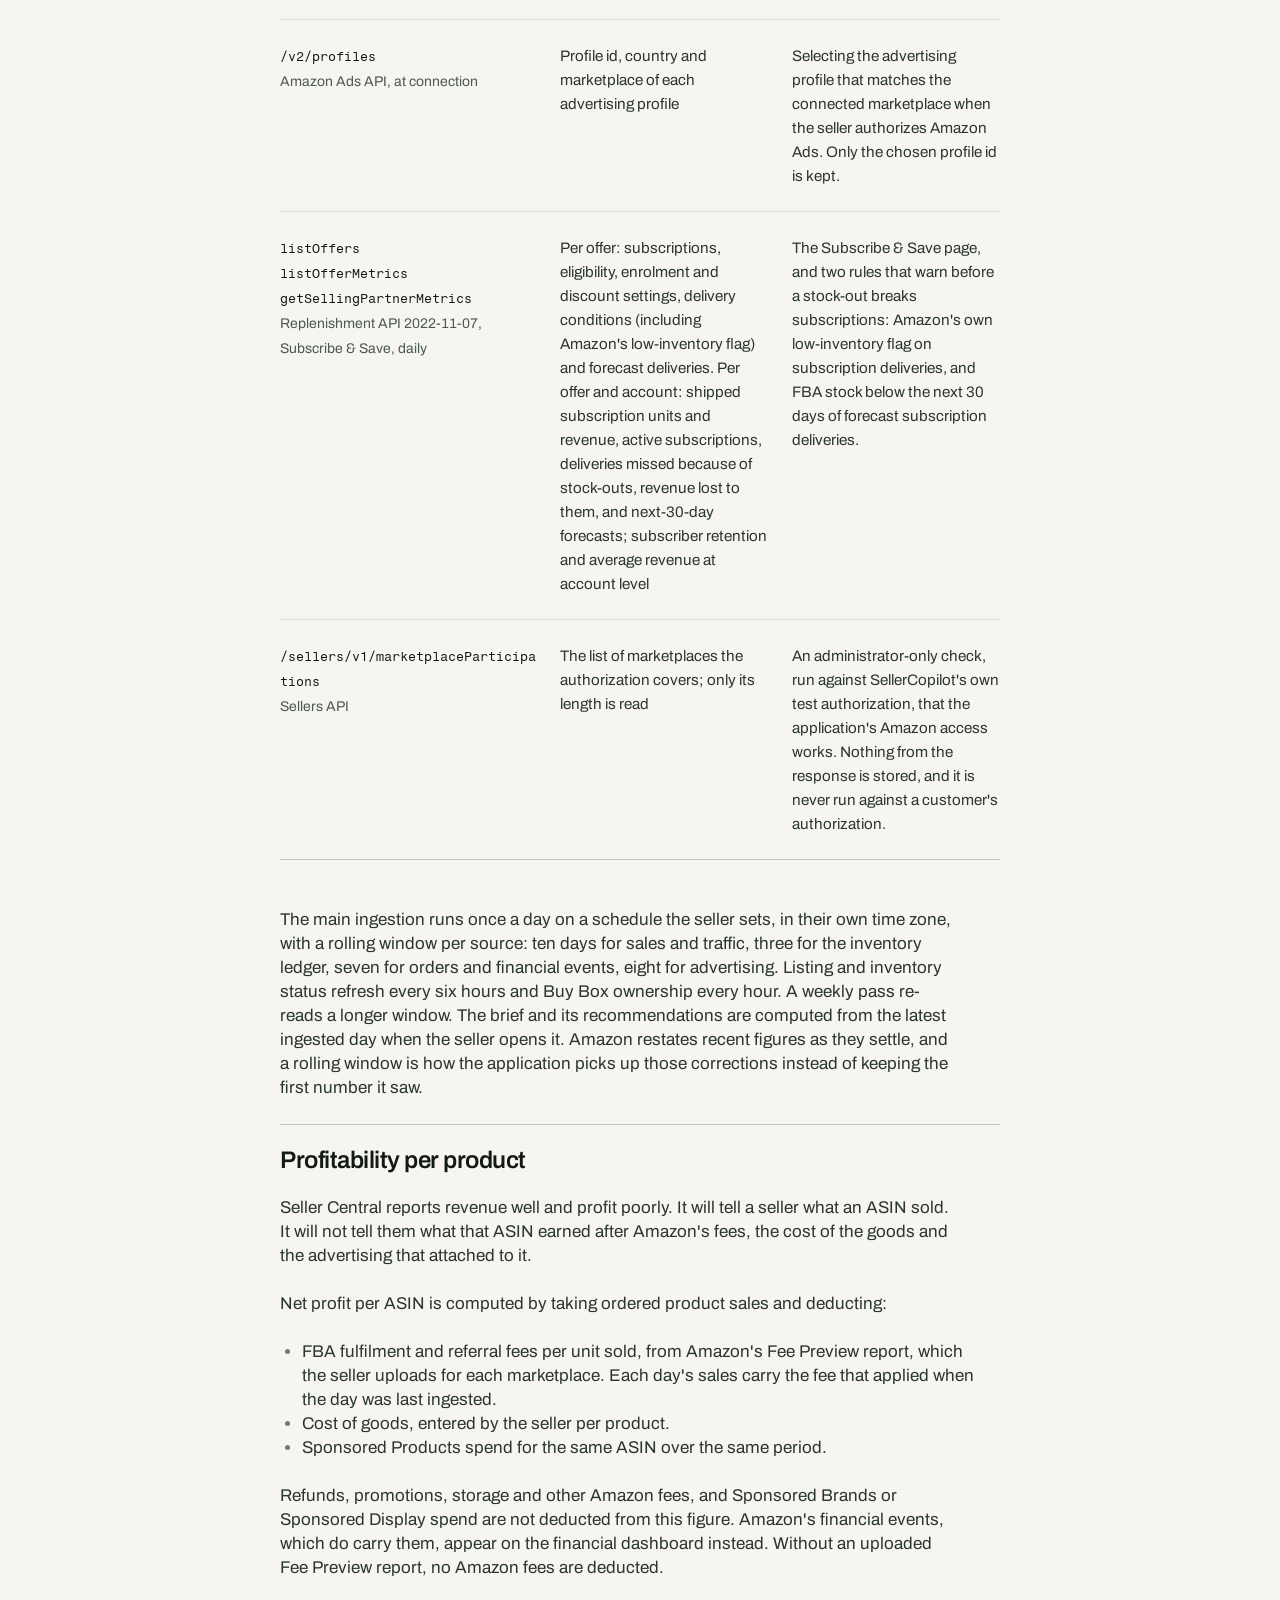
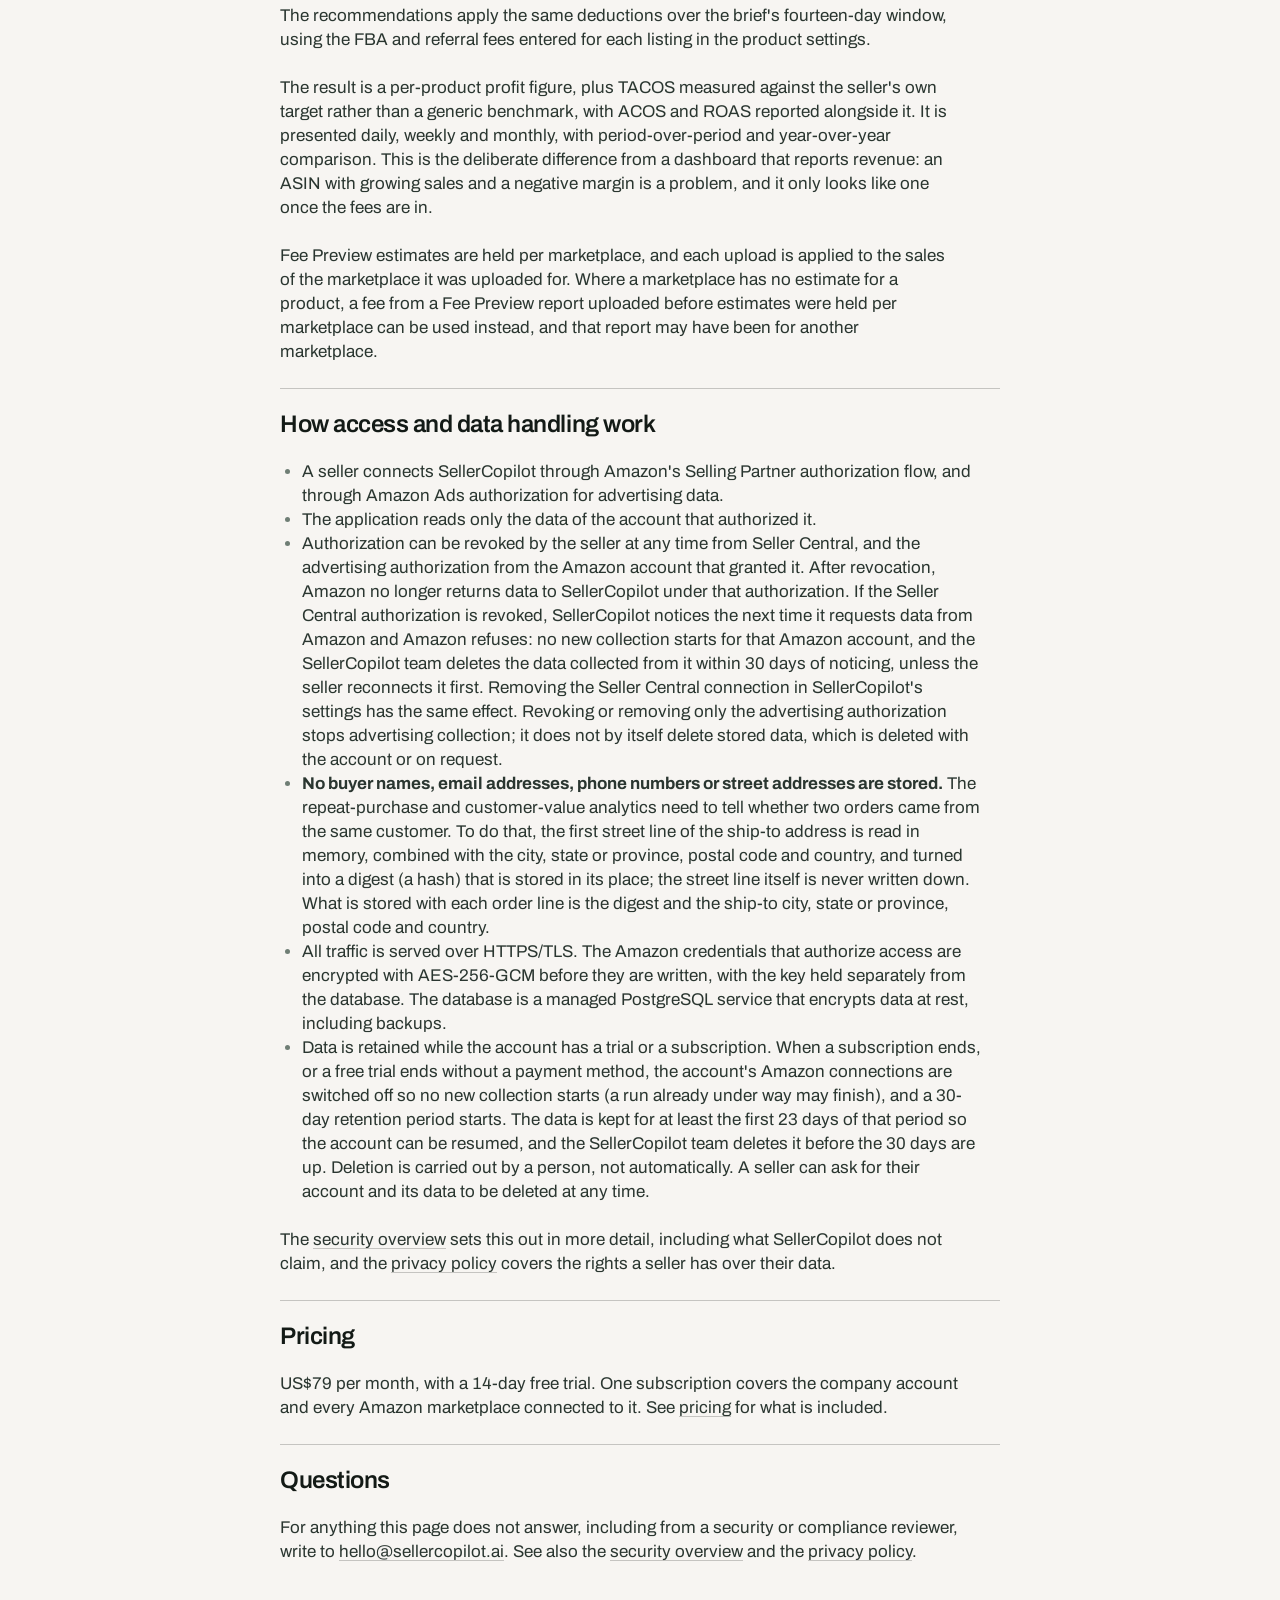
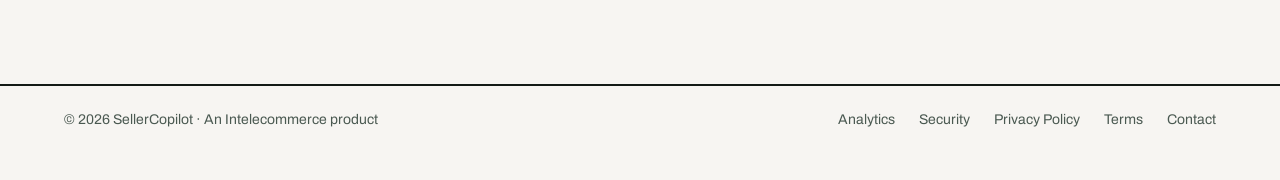
<file: analytics.html>
<!DOCTYPE html>
<html lang="en">
<head>
  <meta charset="UTF-8">
  <meta name="viewport" content="width=device-width, initial-scale=1.0">
  <title>Analytics for Amazon sellers — SellerCopilot</title>
  <meta name="description" content="Product documentation for SellerCopilot analytics: the reports it produces for Amazon sellers, the Amazon data sources it reads, the metrics taken from each one, and how the daily brief is computed.">
  <meta name="theme-color" content="#f7f5f2">
  <link rel="preload" href="fonts/archivo.woff2" as="font" type="font/woff2" crossorigin>
  <link rel="preload" href="fonts/fragment-mono.woff2" as="font" type="font/woff2" crossorigin>
  <link rel="canonical" href="https://sellercopilot.ai/analytics">
  <link rel="stylesheet" href="styles.css">
  <link rel="icon" type="image/svg+xml" href="favicon.svg">
  <meta property="og:title" content="Analytics for Amazon sellers — SellerCopilot">
  <meta property="og:description" content="Which Amazon reports SellerCopilot reads, the metrics taken from each one, and the analytics and reports it returns to the seller.">
  <meta property="og:type" content="website">
  <meta property="og:url" content="https://sellercopilot.ai/analytics">
</head>
<body>
<!-- Visual world: Morning Rounds (see the direction contract at the top of index.html). -->

<header class="site-header">
  <div class="container">
    <a class="brand" href="/">
      <svg viewBox="0 0 32 32" xmlns="http://www.w3.org/2000/svg" aria-hidden="true"><rect width="32" height="32" rx="7" fill="#4f46e5"/><rect x="7" y="17" width="4" height="8" rx="1.5" fill="#c7d2fe"/><rect x="14" y="12" width="4" height="13" rx="1.5" fill="#e0e7ff"/><rect x="21" y="7" width="4" height="18" rx="1.5" fill="#ffffff"/></svg>
      <span><strong>SellerCopilot</strong></span>
    </a>
    <input type="checkbox" id="nav-toggle" class="nav-toggle" aria-label="Open menu">
    <label for="nav-toggle" class="nav-burger" aria-hidden="true"><svg class="ico-open" viewBox="0 0 24 24" fill="none" stroke="currentColor" stroke-width="2" stroke-linecap="round"><path d="M3 6h18M3 12h18M3 18h18"/></svg><svg class="ico-close" viewBox="0 0 24 24" fill="none" stroke="currentColor" stroke-width="2" stroke-linecap="round"><path d="M5 5l14 14M19 5 5 19"/></svg></label>
    <nav class="main-nav" aria-label="Site">
      <a href="/analytics" aria-current="page">Analytics</a>
      <a href="/#brief">The brief</a>
      <a href="/#features">What's charted</a>
      <a href="/#how-it-works">How it works</a>
      <a href="/#pricing">Pricing</a>
      <a class="nav-signin" href="https://app.sellercopilot.ai/">Sign in</a>
    </nav>
  </div>
</header>

<main class="legal">
  <div class="legal-head">
    <h1>Analytics</h1>
    <p class="updated">Last updated: October 14, 2026</p>
  </div>

  <p>
    This page documents what SellerCopilot computes, which Amazon data it reads, and what it
    gives back. It is written to be checked rather than skimmed, so every report and metric
    below is named the way Amazon names it.
  </p>

  <h2>What the product does</h2>
  <p>
    SellerCopilot is a subscription analytics application for Amazon selling partners. It
    connects to a seller's own selling account through Amazon's Selling Partner API and to the
    seller's advertising account through the Amazon Ads API. It ingests that account's sales,
    traffic, advertising, order and financial data every day, refreshes listing and inventory
    status through the day, and produces a daily brief: a short written account of what changed in the business and
    what to do about it, with the figures that produced each recommendation attached.
  </p>
  <p>
    The product covers Amazon Seller Central accounts. A seller authorizes the application to
    their own selling account and sees only their own data. No customer sees another customer's
    data, and no customer's analysis is computed from another customer's figures. The
    SellerCopilot team reviews how accurate recommendations have been across accounts to improve
    the rules; that review is internal and is never shown to customers.
  </p>
  <p>
    SellerCopilot reads. It does not create, edit, pause or bid on advertising campaigns, and it
    does not change prices, listings or inventory. Amazon Ads authorization is granted with
    Amazon's campaign-management scope; SellerCopilot uses it only to request reports.
    Recommendations are for the seller to act on.
  </p>

  <h2>The daily brief</h2>
  <p>
    Amazon's reports settle one to two days behind the calendar, so the brief is anchored to the
    most recent date the seller's account actually has data for, not to today. The page states
    that date, so a reader always knows how fresh the analysis is.
  </p>
  <p>Each morning the brief contains four things:</p>
  <ul>
    <li><strong>Portfolio pulse.</strong> Revenue, net profit, ad spend and TACOS for the period, against the preceding one.</li>
    <li><strong>What's new.</strong> Every finding classified against the previous fourteen days: flagged for the first time, resolved since yesterday, persistent for seven days or more with no response, or improving because the metric behind it is moving the right way.</li>
    <li><strong>Today's actions.</strong> The recommendations themselves, ordered by estimated impact, each with an evidence panel holding the readings it was computed from.</li>
    <li><strong>Recent outcomes.</strong> What happened after the seller acted, measured against what was predicted.</li>
  </ul>

  <figure class="shot shot-card">
    <figcaption class="shot-caption"><span>Daily Brief: one recommendation with its evidence panel</span><span>Product screenshot, sample data</span></figcaption>
    <div class="shot-frame">
      <img src="/img/brief-daily.png" alt="A Daily Brief recommendation with its evidence panel open: the estimated two-week impact, fourteen-day sessions, conversion and click-through against target, and the written insight naming the listing as the lever with three specific fixes" width="614" height="664" loading="lazy" decoding="async">
    </div>
  </figure>

  <h3>How recommendations are generated</h3>
  <p>
    Recommendations come from a rule engine, not from a model guessing. Each account is
    provisioned with twenty-one pre-configured rules. Every rule is a stated condition over the
    account's own metrics, evaluated for each ASIN against the seller's targets for
    TACOS, click-through rate, conversion rate and days of stock. Those targets can be
    overridden per product, and the rules themselves can be edited, disabled or added to.
  </p>
  <p>
    The engine produces six kinds of action: stop ads, reduce ads, scale ads, order inventory,
    fix listing, and win the Buy Box. Real examples of the shipped rules, named as they appear
    in the product:
  </p>
  <ul>
    <li><span class="mono-read">Stop ads — severe loss + extreme TACOS.</span> The ASIN is losing money per unit and advertising spend is far above its target share of sales.</li>
    <li><span class="mono-read">Fix listing — low CVR despite good CTR.</span> Shoppers are clicking at or above target and buying below it, which points at the detail page rather than at the campaign.</li>
    <li><span class="mono-read">Scale ads — efficient with room to grow.</span> Spend is converting inside target and stock supports more volume.</li>
    <li><span class="mono-read">Order inventory — high demand stockout risk.</span> Seven days of supply or less at the measured sales velocity, on a product that is selling.</li>
    <li><span class="mono-read">Listing suppressed by Amazon.</span> The listing is not buyable at all, which no amount of repricing fixes.</li>
    <li><span class="mono-read">Nobody holds the Buy Box.</span> No seller owns it, which usually means the price sits above Amazon's threshold.</li>
  </ul>
  <p>
    Each finding is written up with the readings behind it, the estimated impact of acting over
    the next two weeks, and the contributing factors the rule weighed. A recommendation the
    seller marks as done, deferred or skipped stops being raised for a set period, so the brief
    does not repeat itself. Once acted on, the outcome is computed over the following seven days
    (fourteen for ads being scaled) and compared with the estimate.
  </p>
  <p>
    Written reports, short explanations of a recommendation or of the monthly scorecard, and an
    assistant that answers questions about the account's own figures are generated with
    Anthropic's Claude models. The operations report and the sales dashboard insights replace
    product names with neutral placeholders before the request is sent and restore them in the
    response; the executive summary sends only totals and unnamed product lines. The assistant does not anonymise: to answer questions about specific
    products it sends product identifiers (ASINs and SKUs) and product titles with the figures.
    What each feature sends is set out on the <a href="/security">security page</a>.
  </p>

  <h2 id="brand-analytics">Brand Analytics: what the role is used for</h2>
  <p>
    SellerCopilot requests Amazon's Brand Analytics role for one report:
    <span class="mono-read">GET_SALES_AND_TRAFFIC_REPORT</span>. Amazon lists Brand Analytics as the only role that grants
    it. SellerCopilot requests it one day at a time, broken down by child ASIN, and requests recent
    days again as Amazon settles them (see the cadence below). It is the source of the traffic
    and conversion figures the product is built around.
  </p>
  <p>The fields SellerCopilot reads from it, and what uses each one:</p>
  <ul>
    <li><span class="mono-read">sessions</span> and <span class="mono-read">unitsOrdered</span>. Conversion rate is computed from these two (units ordered divided by sessions) for every ASIN. It drives the listing rules, for example <span class="mono-read">Fix listing — low CVR despite good CTR</span>, and the conversion figures on the sales dashboard. Units ordered is also the sales velocity behind the inventory forecast.</li>
    <li><span class="mono-read">orderedProductSales</span>. Revenue per ASIN and per day: the starting point of per-product profit, of TACOS, and of the profit- and TACOS-based advertising rules (stop, reduce and scale ads).</li>
    <li><span class="mono-read">totalOrderItems</span>. Order counts and average order value on the sales dashboard.</li>
    <li><span class="mono-read">buyBoxPercentage</span>. The seller's own Buy Box share over time, weighted by sessions. It drives <span class="mono-read">Buy Box lost — check price and account health</span> and <span class="mono-read">Reduce ads — advertising without the Buy Box</span>, and is how the outcome of a Buy Box recommendation is measured.</li>
    <li><span class="mono-read">pageViews</span>. Available to the assistant when a seller asks about page views. No rule uses it.</li>
  </ul>
  <p>
    The report also returns per-device session and page-view breakdowns and
    <span class="mono-read">unitSessionPercentage</span>. SellerCopilot stores those as Amazon returns them, and no feature uses
    them today. Its B2B and refund fields are not stored.
  </p>
  <p>
    Every recommendation built on these figures is computed from the latest ingested day when the
    seller opens the brief, and its outcome is measured against the same report afterwards, which is why the daily, ASIN-level
    grain matters.
  </p>

  <h2>Amazon data sources, and what each one is used for</h2>
  <p>
    The table below is the complete set of Amazon data the application reads. Report names are
    Amazon's report type identifiers, and metric names are the field names Amazon returns.
  </p>

  <div class="src-table" role="table" aria-label="Amazon data sources and their use">
    <div class="src-head" role="row">
      <span role="columnheader">Amazon data source</span>
      <span role="columnheader">Metrics used</span>
      <span role="columnheader">What the product does with it</span>
    </div>

    <div class="src-row" role="row">
      <div role="cell" data-col="Amazon data source"><span class="mono-read">GET_SALES_AND_TRAFFIC_REPORT</span><br><span class="src-note">Reports API, by child ASIN and day. Brand Analytics role.</span></div>
      <div role="cell" data-col="Metrics used"><span class="mono-read">sessions</span>, <span class="mono-read">unitsOrdered</span>, <span class="mono-read">orderedProductSales</span>, <span class="mono-read">totalOrderItems</span>, <span class="mono-read">buyBoxPercentage</span>, <span class="mono-read">pageViews</span> (see <a href="#brand-analytics">above</a>)</div>
      <div role="cell" data-col="What the product does with it">Traffic, conversion and revenue per ASIN. Conversion rate is units ordered divided by sessions. Compared with the seller's targets, it triggers the listing rules; revenue feeds profit, TACOS and the advertising rules; Buy Box share feeds the Buy Box rules.</div>
    </div>

    <div class="src-row" role="row">
      <div role="cell" data-col="Amazon data source"><span class="mono-read">/finances/v0/financialEvents</span><br><span class="src-note">Finances API, financial events</span></div>
      <div role="cell" data-col="Metrics used"><span class="mono-read">ShipmentEvent</span>, <span class="mono-read">RefundEvent</span>, <span class="mono-read">ServiceFeeEvent</span>, <span class="mono-read">AdjustmentEvent</span> and <span class="mono-read">ProductAdsPaymentEvent</span>, with their charge, fee and promotion components (principal, tax, shipping, commission, refund commission, FBA fulfilment fees, promotion rebates and other fees)</div>
      <div role="cell" data-col="What the product does with it">The financial dashboard: a transaction-level view of sales, refunds, promotions, Amazon fees, adjustments and advertising charges over time. These records are not used in the per-product profit described below.</div>
    </div>

    <div class="src-row" role="row">
      <div role="cell" data-col="Amazon data source"><span class="mono-read">GET_LEDGER_SUMMARY_VIEW_DATA</span><br><span class="src-note">Reports API, FBA inventory ledger, daily by country</span></div>
      <div role="cell" data-col="Metrics used">Ending balance and in-transit units per MSKU and disposition, with <span class="mono-read">receipts</span>, <span class="mono-read">customer shipments</span>, <span class="mono-read">customer returns</span>, <span class="mono-read">lost</span>, <span class="mono-read">damaged</span> and <span class="mono-read">disposed</span> movements</div>
      <div role="cell" data-col="What the product does with it">Inventory forecasting. Sellable stock is compared with sales velocity derived from units ordered to produce days of supply, a reorder date and a stock status per product. The movements are available to the assistant.</div>
    </div>

    <div class="src-row" role="row">
      <div role="cell" data-col="Amazon data source"><span class="mono-read">/fba/inventory/v1/summaries</span><br><span class="src-note">FBA Inventory API, every six hours</span></div>
      <div role="cell" data-col="Metrics used"><span class="mono-read">fulfillableQuantity</span>, inbound (working, shipped and receiving) and reserved quantities per SKU</div>
      <div role="cell" data-col="What the product does with it">Current sellable stock. The ledger settles too slowly to tell a seller they are out of stock right now: an out-of-stock product stands down the Buy Box rules, and on-hand plus inbound stock is compared with Subscribe &amp; Save demand.</div>
    </div>

    <div class="src-row" role="row">
      <div role="cell" data-col="Amazon data source"><span class="mono-read">/batches/products/pricing/v0/itemOffers</span><br><span class="src-note">Product Pricing API (getItemOffersBatch), hourly</span></div>
      <div role="cell" data-col="Metrics used"><span class="mono-read">IsBuyBoxWinner</span>, <span class="mono-read">MyOffer</span>, <span class="mono-read">IsFulfilledByAmazon</span>, <span class="mono-read">SellerId</span>, listing price plus shipping, and the Buy Box landed price</div>
      <div role="cell" data-col="What the product does with it">Buy Box ownership. Whether nobody holds it, a third party holds it, or Amazon Retail holds it leads to a different recommendation, because the remedy differs in each case. The seller's own share over time comes from <span class="mono-read">buyBoxPercentage</span> above.</div>
    </div>

    <div class="src-row" role="row">
      <div role="cell" data-col="Amazon data source"><span class="mono-read">GET_MERCHANT_LISTINGS_ALL_DATA</span><br><span class="src-note">Reports API, listings, every six hours</span></div>
      <div role="cell" data-col="Metrics used">Listing status, SKU, ASIN, item name, quantity and fulfilment channel</div>
      <div role="cell" data-col="What the product does with it">Listing health. A suppressed or incomplete listing cannot win the Buy Box or convert traffic, so it is reported as its own finding instead of being diagnosed as a conversion problem. The item name is used for products that have no name yet.</div>
    </div>

    <div class="src-row" role="row">
      <div role="cell" data-col="Amazon data source"><span class="mono-read">GET_FLAT_FILE_ALL_ORDERS_DATA_BY_ORDER_DATE_GENERAL</span><br><span class="src-note">Reports API, order history</span></div>
      <div role="cell" data-col="Metrics used">Order id, purchase date, ASIN, SKU, quantity, item price and promotion discount, product name, item status (cancelled lines are skipped), and ship-to city, state or province, postal code and country. The first street line is read in memory only to compute a digest, and is not stored.</div>
      <div role="cell" data-col="What the product does with it">Repeat purchase and customer value analysis: repeat rate, median days to a second order, lifetime value by entry product, monthly cohorts and cross-product purchase paths. This needs to tell whether two orders came from the same customer, and nothing more than that. How that works is set out under <a href="#data-handling">access and data handling</a> below.</div>
    </div>

    <div class="src-row" role="row">
      <div role="cell" data-col="Amazon data source"><span class="mono-read">spAdvertisedProduct</span><br><span class="src-note">Amazon Ads API v3, Sponsored Products</span></div>
      <div role="cell" data-col="Metrics used"><span class="mono-read">impressions</span>, <span class="mono-read">clicks</span>, <span class="mono-read">cost</span>, <span class="mono-read">sales7d</span>, <span class="mono-read">purchases7d</span> and <span class="mono-read">unitsSoldClicks7d</span>, by day, advertised ASIN, campaign and ad group</div>
      <div role="cell" data-col="What the product does with it">Advertising efficiency joined to profit. Click-through rate is clicks divided by impressions from this report. Ad spend is subtracted from the net profit of the same ASIN, and TACOS is measured against the seller's target, with ACOS and ROAS reported alongside it. That is what makes a recommendation to stop, reduce or scale spend defensible. Campaign and ad-group breakdowns are available to the assistant.</div>
    </div>

    <div class="src-row" role="row">
      <div role="cell" data-col="Amazon data source"><span class="mono-read">/v2/profiles</span><br><span class="src-note">Amazon Ads API, at connection</span></div>
      <div role="cell" data-col="Metrics used">Profile id, country and marketplace of each advertising profile</div>
      <div role="cell" data-col="What the product does with it">Selecting the advertising profile that matches the connected marketplace when the seller authorizes Amazon Ads. Only the chosen profile id is kept.</div>
    </div>

    <div class="src-row" role="row">
      <div role="cell" data-col="Amazon data source"><span class="mono-read">listOffers</span><br><span class="mono-read">listOfferMetrics</span><br><span class="mono-read">getSellingPartnerMetrics</span><br><span class="src-note">Replenishment API 2022-11-07, Subscribe &amp; Save, daily</span></div>
      <div role="cell" data-col="Metrics used">Per offer: subscriptions, eligibility, enrolment and discount settings, delivery conditions (including Amazon's low-inventory flag) and forecast deliveries. Per offer and account: shipped subscription units and revenue, active subscriptions, deliveries missed because of stock-outs, revenue lost to them, and next-30-day forecasts; subscriber retention and average revenue at account level</div>
      <div role="cell" data-col="What the product does with it">The Subscribe &amp; Save page, and two rules that warn before a stock-out breaks subscriptions: Amazon's own low-inventory flag on subscription deliveries, and FBA stock below the next 30 days of forecast subscription deliveries.</div>
    </div>

    <div class="src-row" role="row">
      <div role="cell" data-col="Amazon data source"><span class="mono-read">/sellers/v1/marketplaceParticipations</span><br><span class="src-note">Sellers API</span></div>
      <div role="cell" data-col="Metrics used">The list of marketplaces the authorization covers; only its length is read</div>
      <div role="cell" data-col="What the product does with it">An administrator-only check, run against SellerCopilot's own test authorization, that the application's Amazon access works. Nothing from the response is stored, and it is never run against a customer's authorization.</div>
    </div>
  </div>

  <p>
    The main ingestion runs once a day on a schedule the seller sets, in their own time zone,
    with a rolling window per source: ten days for sales and traffic, three for the inventory
    ledger, seven for orders and financial events, eight for advertising. Listing and inventory
    status refresh every six hours and Buy Box ownership every hour. A weekly pass re-reads a
    longer window. The brief and its recommendations are computed from the latest ingested day
    when the seller opens it. Amazon restates recent figures as they settle, and a rolling window is how
    the application picks up those corrections instead of keeping the first number it saw.
  </p>

  <h2>Profitability per product</h2>
  <p>
    Seller Central reports revenue well and profit poorly. It will tell a seller what an ASIN
    sold. It will not tell them what that ASIN earned after Amazon's fees, the cost of the goods
    and the advertising that attached to it.
  </p>
  <p>Net profit per ASIN is computed by taking ordered product sales and deducting:</p>
  <ul>
    <li>FBA fulfilment and referral fees per unit sold, from Amazon's Fee Preview report, which the seller uploads for each marketplace. Each day's sales carry the fee that applied when the day was last ingested.</li>
    <li>Cost of goods, entered by the seller per product.</li>
    <li>Sponsored Products spend for the same ASIN over the same period.</li>
  </ul>
  <p>
    Refunds, promotions, storage and other Amazon fees, and Sponsored Brands or Sponsored
    Display spend are not deducted from this figure. Amazon's financial events, which do carry
    them, appear on the financial dashboard instead. Without an uploaded Fee Preview report, no
    Amazon fees are deducted.
  </p>
  <p>
    The recommendations apply the same deductions over the brief's fourteen-day window, using
    the FBA and referral fees entered for each listing in the product settings.
  </p>
  <p>
    The result is a per-product profit figure, plus TACOS measured against the seller's own
    target rather than a generic benchmark, with ACOS and ROAS reported alongside it. It is
    presented daily, weekly and monthly, with period-over-period and year-over-year comparison.
    This is the deliberate difference from a dashboard
    that reports revenue: an ASIN with growing sales and a negative margin is a problem, and it
    only looks like one once the fees are in.
  </p>
  <p>
    Fee Preview estimates are held per marketplace, and each upload is applied to the sales of the
    marketplace it was uploaded for. Where a marketplace has no estimate for a product, a fee from a
    Fee Preview report uploaded before estimates were held per marketplace can be used instead, and
    that report may have been for another marketplace.
  </p>

  <h2 id="data-handling">How access and data handling work</h2>
  <ul>
    <li>A seller connects SellerCopilot through Amazon's Selling Partner authorization flow, and
      through Amazon Ads authorization for advertising data.</li>
    <li>The application reads only the data of the account that authorized it.</li>
    <li>Authorization can be revoked by the seller at any time from Seller Central, and the advertising authorization from the Amazon account that granted it. After revocation, Amazon no
      longer returns data to SellerCopilot under that authorization. If the Seller Central
      authorization is revoked, SellerCopilot notices the next time it requests data from Amazon
      and Amazon refuses: no new collection starts for that Amazon account, and the SellerCopilot
      team deletes the data collected from it within 30 days of noticing, unless the seller
      reconnects it first. Removing the Seller Central connection in SellerCopilot's settings has
      the same effect. Revoking or removing only the advertising authorization stops advertising
      collection; it does not by itself delete stored data, which is deleted with the account or
      on request.</li>
    <li><strong>No buyer names, email addresses, phone numbers or street addresses are
      stored.</strong> The repeat-purchase and customer-value analytics need to tell whether two
      orders came from the same customer. To do that, the first street line of the ship-to
      address is read in memory, combined with the city, state or province, postal code and
      country, and turned into a digest (a hash) that is stored in its place; the street line
      itself is never written down. What is stored with each order line is the digest and the
      ship-to city, state or province, postal code and country.</li>
    <li>All traffic is served over HTTPS/TLS. The Amazon credentials that authorize access are
      encrypted with AES-256-GCM before they are written, with the key held separately from the
      database. The database is a managed PostgreSQL service that encrypts data at rest,
      including backups.</li>
    <li>Data is retained while the account has a trial or a subscription. When a subscription
      ends, or a free trial ends without a payment method, the account's Amazon connections are
      switched off so no new collection starts (a run already under way may finish), and a 30-day
      retention period starts. The data is kept for at least the first 23 days of that period so
      the account can be resumed, and the SellerCopilot team deletes it before the 30 days are
      up. Deletion is carried out by a person, not automatically. A seller can ask for
      their account and its data to be deleted at any time.</li>
  </ul>
  <p>
    The <a href="/security">security overview</a> sets this out in more detail, including what
    SellerCopilot does not claim, and the <a href="/privacy">privacy policy</a> covers the rights
    a seller has over their data.
  </p>

  <h2>Pricing</h2>
  <p>
    US$79 per month, with a 14-day free trial. One subscription covers the company account and
    every Amazon marketplace connected to it. See <a href="/#pricing">pricing</a> for what is included.
  </p>

  <h2>Questions</h2>
  <p>
    For anything this page does not answer, including from a security or compliance reviewer,
    write to
    <a href="mailto:hello@sellercopilot.ai">hello@sellercopilot.ai</a>. See also the
    <a href="/security">security overview</a> and the <a href="/privacy">privacy policy</a>.
  </p>
</main>

<footer class="site-footer">
  <div class="container">
    <p>© 2026 SellerCopilot · An Intelecommerce product</p>
    <div class="footer-links">
      <a href="/analytics">Analytics</a>
      <a href="/security">Security</a>
      <a href="/privacy">Privacy Policy</a>
      <a href="/terms">Terms</a>
      <a href="mailto:hello@sellercopilot.ai">Contact</a>
    </div>
  </div>
</footer>

</body>
</html>
</file>
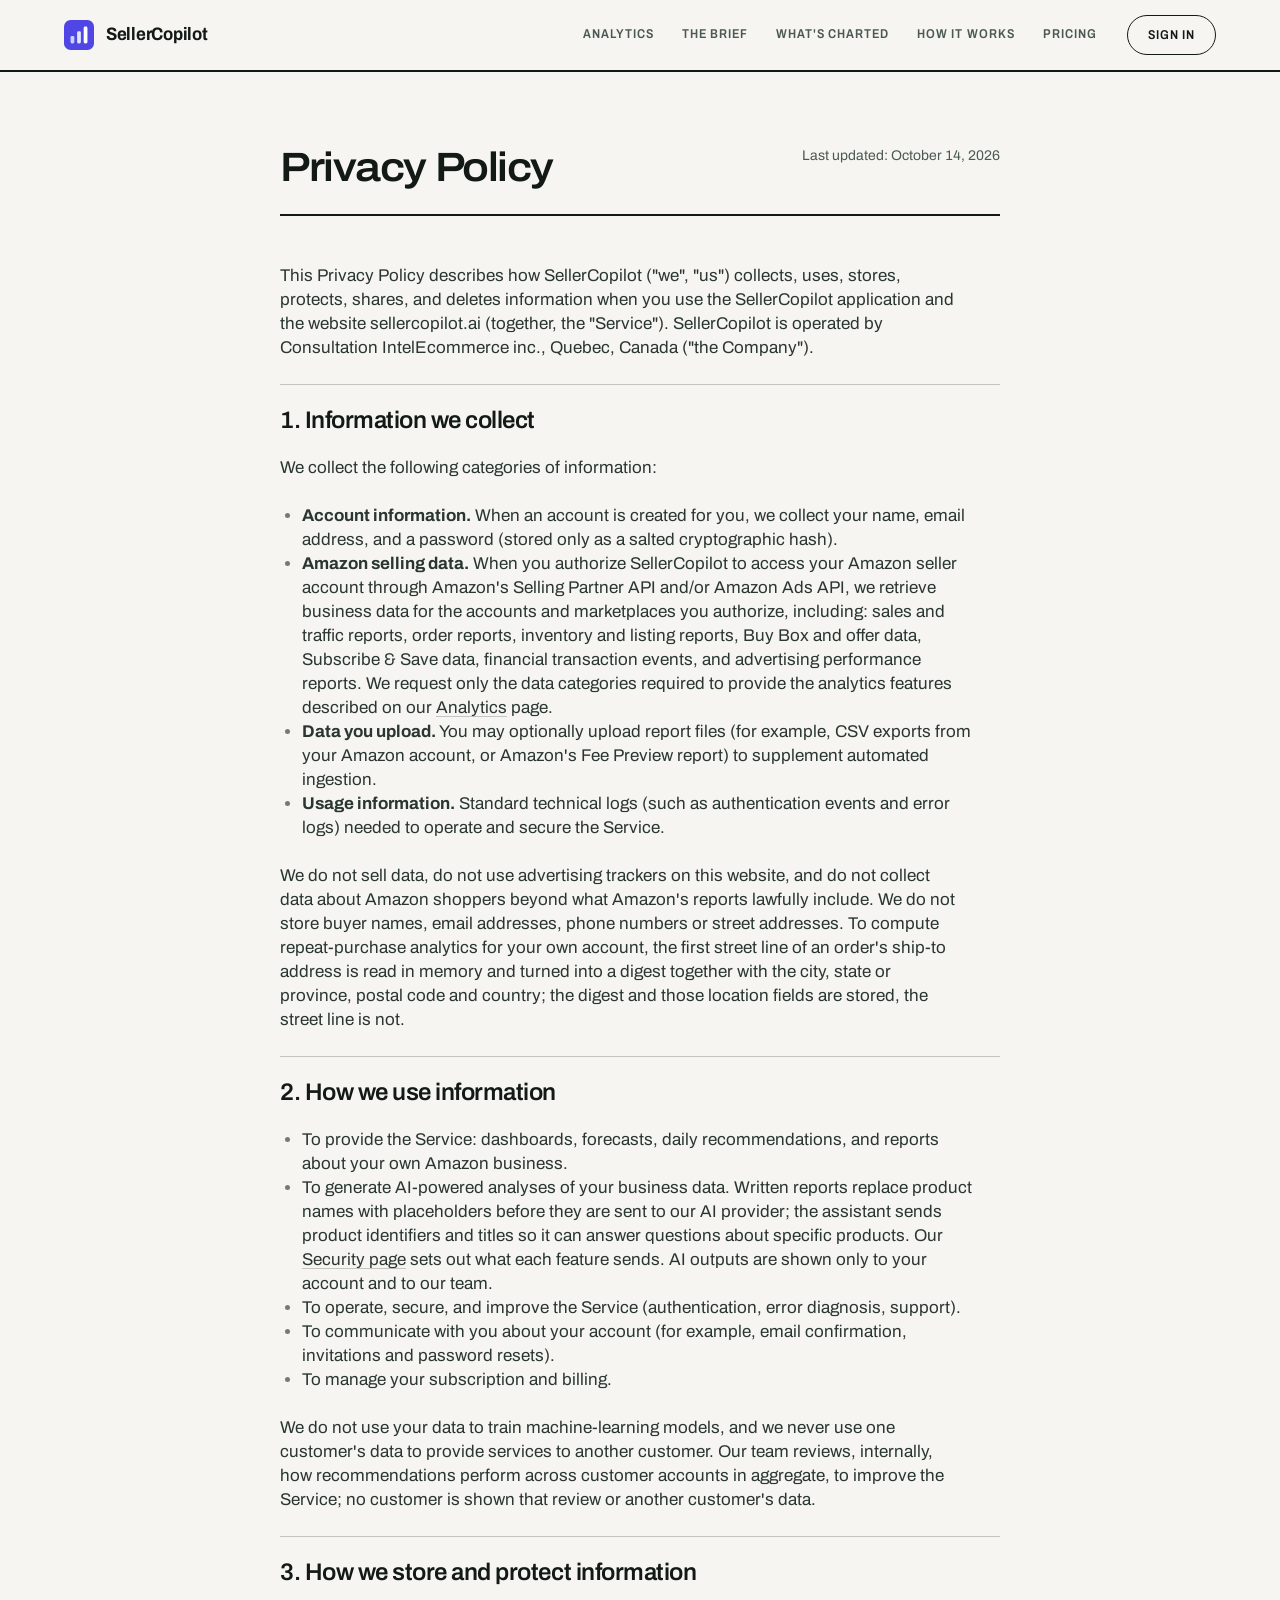
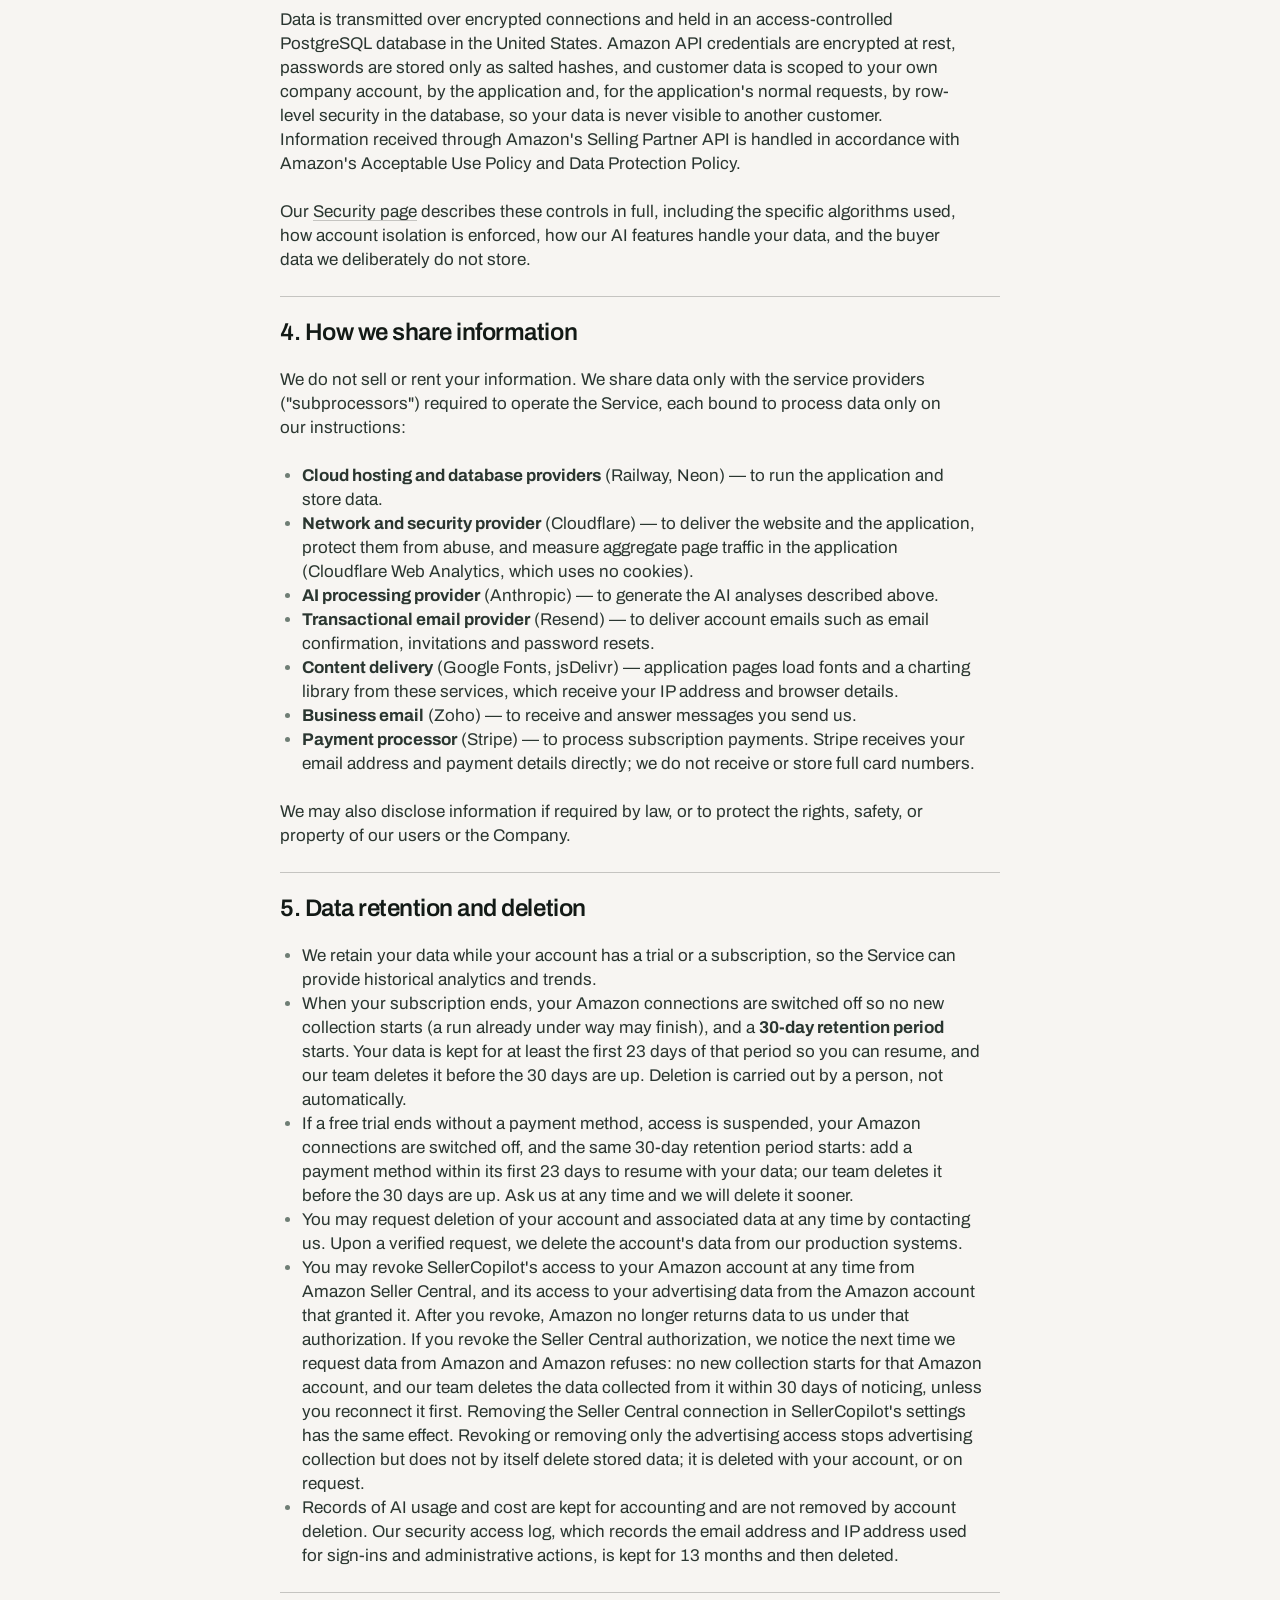
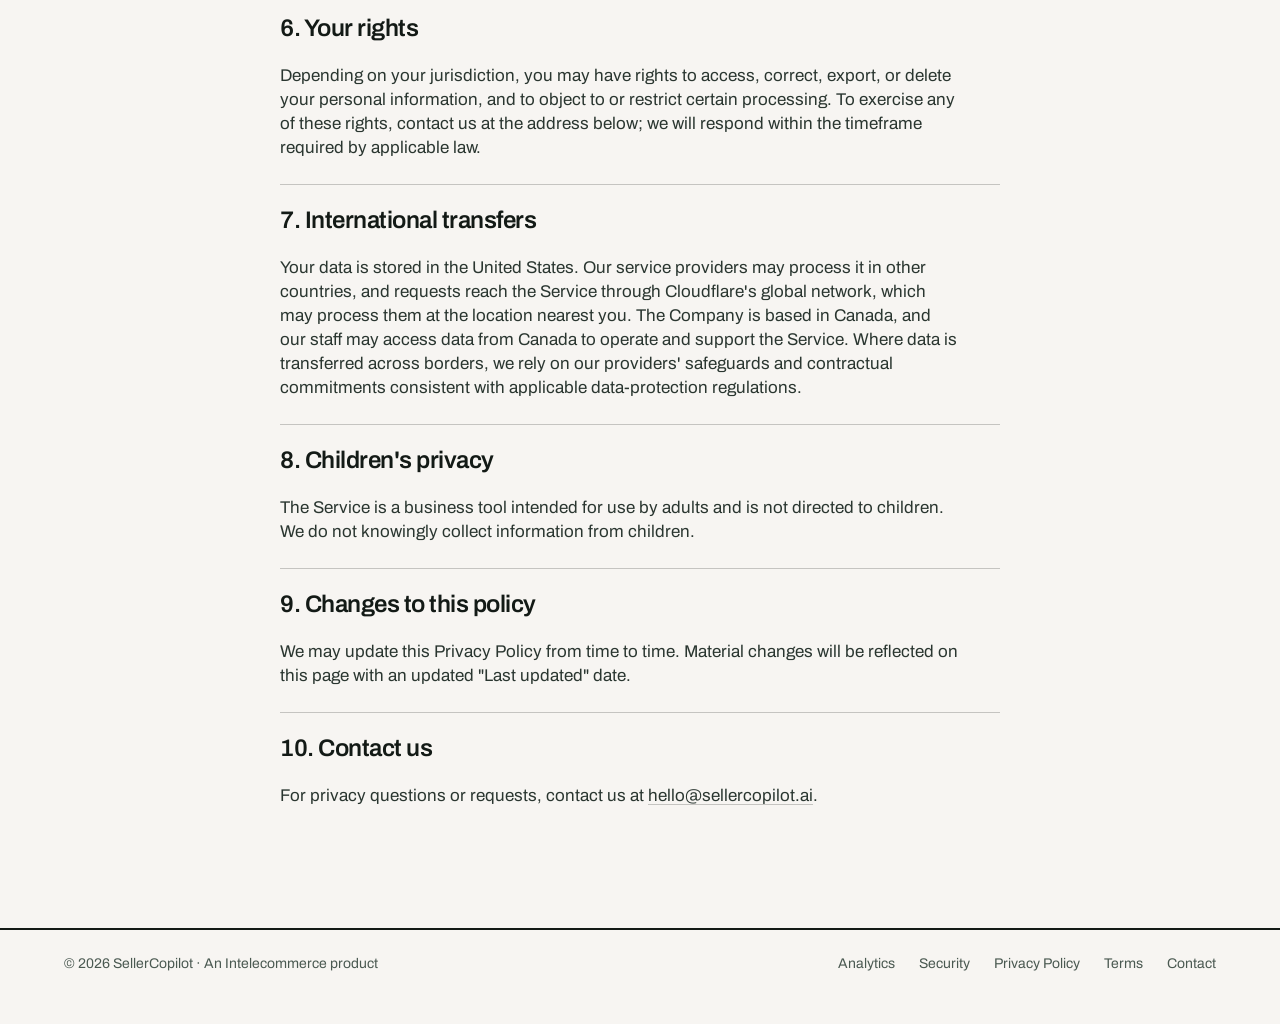
<file: privacy.html>
<!DOCTYPE html>
<html lang="en">
<head>
  <meta charset="UTF-8">
  <meta name="viewport" content="width=device-width, initial-scale=1.0">
  <title>Privacy Policy — SellerCopilot</title>
  <meta name="description" content="Privacy Policy for SellerCopilot: how we collect, use, store, protect, share, and delete your data.">
  <meta name="theme-color" content="#f7f5f2">
  <link rel="preload" href="fonts/archivo.woff2" as="font" type="font/woff2" crossorigin>
  <link rel="preload" href="fonts/fragment-mono.woff2" as="font" type="font/woff2" crossorigin>
  <link rel="canonical" href="https://sellercopilot.ai/privacy">
  <link rel="stylesheet" href="styles.css">
  <link rel="icon" type="image/svg+xml" href="favicon.svg">
</head>
<body>
<!-- Visual world: Morning Rounds (see the direction contract at the top of index.html). -->

<header class="site-header">
  <div class="container">
    <a class="brand" href="/">
      <svg viewBox="0 0 32 32" xmlns="http://www.w3.org/2000/svg" aria-hidden="true"><rect width="32" height="32" rx="7" fill="#4f46e5"/><rect x="7" y="17" width="4" height="8" rx="1.5" fill="#c7d2fe"/><rect x="14" y="12" width="4" height="13" rx="1.5" fill="#e0e7ff"/><rect x="21" y="7" width="4" height="18" rx="1.5" fill="#ffffff"/></svg>
      <span><strong>SellerCopilot</strong></span>
    </a>
    <input type="checkbox" id="nav-toggle" class="nav-toggle" aria-label="Open menu">
    <label for="nav-toggle" class="nav-burger" aria-hidden="true"><svg class="ico-open" viewBox="0 0 24 24" fill="none" stroke="currentColor" stroke-width="2" stroke-linecap="round"><path d="M3 6h18M3 12h18M3 18h18"/></svg><svg class="ico-close" viewBox="0 0 24 24" fill="none" stroke="currentColor" stroke-width="2" stroke-linecap="round"><path d="M5 5l14 14M19 5 5 19"/></svg></label>
    <nav class="main-nav" aria-label="Site">
      <a href="/analytics">Analytics</a>
      <a href="/#brief">The brief</a>
      <a href="/#features">What's charted</a>
      <a href="/#how-it-works">How it works</a>
      <a href="/#pricing">Pricing</a>
      <a class="nav-signin" href="https://app.sellercopilot.ai/">Sign in</a>
    </nav>
  </div>
</header>

<main class="legal">
  <div class="legal-head">
    <h1>Privacy Policy</h1>
    <p class="updated">Last updated: October 14, 2026</p>
  </div>

  <p>
    This Privacy Policy describes how SellerCopilot ("we", "us") collects, uses,
    stores, protects, shares, and deletes information when you use the SellerCopilot
    application and the website sellercopilot.ai (together, the "Service"). SellerCopilot
    is operated by Consultation IntelEcommerce inc., Quebec, Canada ("the Company").
  </p>

  <h2>1. Information we collect</h2>
  <p>We collect the following categories of information:</p>
  <ul>
    <li>
      <strong>Account information.</strong> When an account is created for you, we collect your
      name, email address, and a password (stored only as a salted cryptographic hash).
    </li>
    <li>
      <strong>Amazon selling data.</strong> When you authorize SellerCopilot to access your
      Amazon seller account through Amazon's Selling Partner API and/or Amazon Ads API, we
      retrieve business data for the accounts and marketplaces you authorize, including: sales
      and traffic reports, order reports, inventory and listing reports, Buy Box and offer data,
      Subscribe &amp; Save data, financial transaction events, and advertising performance
      reports. We request only the data categories required to provide the analytics features
      described on our <a href="/analytics">Analytics</a> page.
    </li>
    <li>
      <strong>Data you upload.</strong> You may optionally upload report files (for example,
      CSV exports from your Amazon account, or Amazon's Fee Preview report) to supplement
      automated ingestion.
    </li>
    <li>
      <strong>Usage information.</strong> Standard technical logs (such as authentication
      events and error logs) needed to operate and secure the Service.
    </li>
  </ul>
  <p>
    We do not sell data, do not use advertising trackers on this website, and do not collect
    data about Amazon shoppers beyond what Amazon's reports lawfully include. We do not store
    buyer names, email addresses, phone numbers or street addresses. To compute repeat-purchase
    analytics for your own account, the first street line of an order's ship-to address is read
    in memory and turned into a digest together with the city, state or province, postal code and
    country; the digest and those location fields are stored, the street line is not.
  </p>

  <h2>2. How we use information</h2>
  <ul>
    <li>To provide the Service: dashboards, forecasts, daily recommendations, and reports about your own Amazon business.</li>
    <li>To generate AI-powered analyses of your business data. Written reports replace product names with placeholders before they are sent to our AI provider; the assistant sends product identifiers and titles so it can answer questions about specific products. Our <a href="/security">Security page</a> sets out what each feature sends. AI outputs are shown only to your account and to our team.</li>
    <li>To operate, secure, and improve the Service (authentication, error diagnosis, support).</li>
    <li>To communicate with you about your account (for example, email confirmation, invitations and password resets).</li>
    <li>To manage your subscription and billing.</li>
  </ul>
  <p>We do not use your data to train machine-learning models, and we never use one customer's data to provide services to another customer. Our team reviews, internally, how recommendations perform across customer accounts in aggregate, to improve the Service; no customer is shown that review or another customer's data.</p>

  <h2>3. How we store and protect information</h2>
  <p>
    Data is transmitted over encrypted connections and held in an access-controlled PostgreSQL
    database in the United States. Amazon API credentials are encrypted at rest, passwords are
    stored only as salted hashes, and customer data is scoped to your own company account, by the
    application and, for the application's normal requests, by row-level security in the
    database, so your data is never visible to another customer. Information received through Amazon's Selling Partner API is
    handled in accordance with Amazon's Acceptable Use Policy and Data Protection Policy.
  </p>
  <p>
    Our <a href="/security">Security page</a> describes these controls in full, including the
    specific algorithms used, how account isolation is enforced, how our AI features handle your
    data, and the buyer data we deliberately do not store.
  </p>

  <h2>4. How we share information</h2>
  <p>
    We do not sell or rent your information. We share data only with the service providers
    ("subprocessors") required to operate the Service, each bound to process data only on our
    instructions:
  </p>
  <ul>
    <li><strong>Cloud hosting and database providers</strong> (Railway, Neon) — to run the application and store data.</li>
    <li><strong>Network and security provider</strong> (Cloudflare) — to deliver the website and the application, protect them from abuse, and measure aggregate page traffic in the application (Cloudflare Web Analytics, which uses no cookies).</li>
    <li><strong>AI processing provider</strong> (Anthropic) — to generate the AI analyses described above.</li>
    <li><strong>Transactional email provider</strong> (Resend) — to deliver account emails such as email confirmation, invitations and password resets.</li>
    <li><strong>Content delivery</strong> (Google Fonts, jsDelivr) — application pages load fonts and a charting library from these services, which receive your IP address and browser details.</li>
    <li><strong>Business email</strong> (Zoho) — to receive and answer messages you send us.</li>
    <li><strong>Payment processor</strong> (Stripe) — to process subscription payments. Stripe receives your email address and payment details directly; we do not receive or store full card numbers.</li>
  </ul>
  <p>
    We may also disclose information if required by law, or to protect the rights, safety, or
    property of our users or the Company.
  </p>

  <h2>5. Data retention and deletion</h2>
  <ul>
    <li>We retain your data while your account has a trial or a subscription, so the Service can provide historical analytics and trends.</li>
    <li>When your subscription ends, your Amazon connections are switched off so no new collection starts (a run already under way may finish), and a <strong>30-day retention period</strong> starts. Your data is kept for at least the first 23 days of that period so you can resume, and our team deletes it before the 30 days are up. Deletion is carried out by a person, not automatically.</li>
    <li>If a free trial ends without a payment method, access is suspended, your Amazon connections are switched off, and the same 30-day retention period starts: add a payment method within its first 23 days to resume with your data; our team deletes it before the 30 days are up. Ask us at any time and we will delete it sooner.</li>
    <li>You may request deletion of your account and associated data at any time by contacting us. Upon a verified request, we delete the account's data from our production systems.</li>
    <li>You may revoke SellerCopilot's access to your Amazon account at any time from Amazon Seller Central, and its access to your advertising data from the Amazon account that granted it. After you revoke, Amazon no longer returns data to us under that authorization. If you revoke the Seller Central authorization, we notice the next time we request data from Amazon and Amazon refuses: no new collection starts for that Amazon account, and our team deletes the data collected from it within 30 days of noticing, unless you reconnect it first. Removing the Seller Central connection in SellerCopilot's settings has the same effect. Revoking or removing only the advertising access stops advertising collection but does not by itself delete stored data; it is deleted with your account, or on request.</li>
    <li>Records of AI usage and cost are kept for accounting and are not removed by account deletion. Our security access log, which records the email address and IP address used for sign-ins and administrative actions, is kept for 13 months and then deleted.</li>
  </ul>

  <h2>6. Your rights</h2>
  <p>
    Depending on your jurisdiction, you may have rights to access, correct, export, or delete
    your personal information, and to object to or restrict certain processing. To exercise any
    of these rights, contact us at the address below; we will respond within the timeframe
    required by applicable law.
  </p>

  <h2>7. International transfers</h2>
  <p>
    Your data is stored in the United States. Our service providers may process it in other
    countries, and requests reach the Service through Cloudflare's global network, which may
    process them at the location nearest you. The Company is based in Canada, and our staff may
    access data from Canada to operate and support the Service. Where data is transferred across borders, we rely on our
    providers' safeguards and contractual commitments consistent with applicable
    data-protection regulations.
  </p>

  <h2>8. Children's privacy</h2>
  <p>
    The Service is a business tool intended for use by adults and is not directed to children.
    We do not knowingly collect information from children.
  </p>

  <h2>9. Changes to this policy</h2>
  <p>
    We may update this Privacy Policy from time to time. Material changes will be reflected on
    this page with an updated "Last updated" date.
  </p>

  <h2>10. Contact us</h2>
  <p>
    For privacy questions or requests, contact us at
    <a href="mailto:hello@sellercopilot.ai">hello@sellercopilot.ai</a>.
  </p>
</main>

<footer class="site-footer">
  <div class="container">
    <p>© 2026 SellerCopilot · An Intelecommerce product</p>
    <div class="footer-links">
      <a href="/analytics">Analytics</a>
      <a href="/security">Security</a>
      <a href="/privacy">Privacy Policy</a>
      <a href="/terms">Terms</a>
      <a href="mailto:hello@sellercopilot.ai">Contact</a>
    </div>
  </div>
</footer>

</body>
</html>
</file>
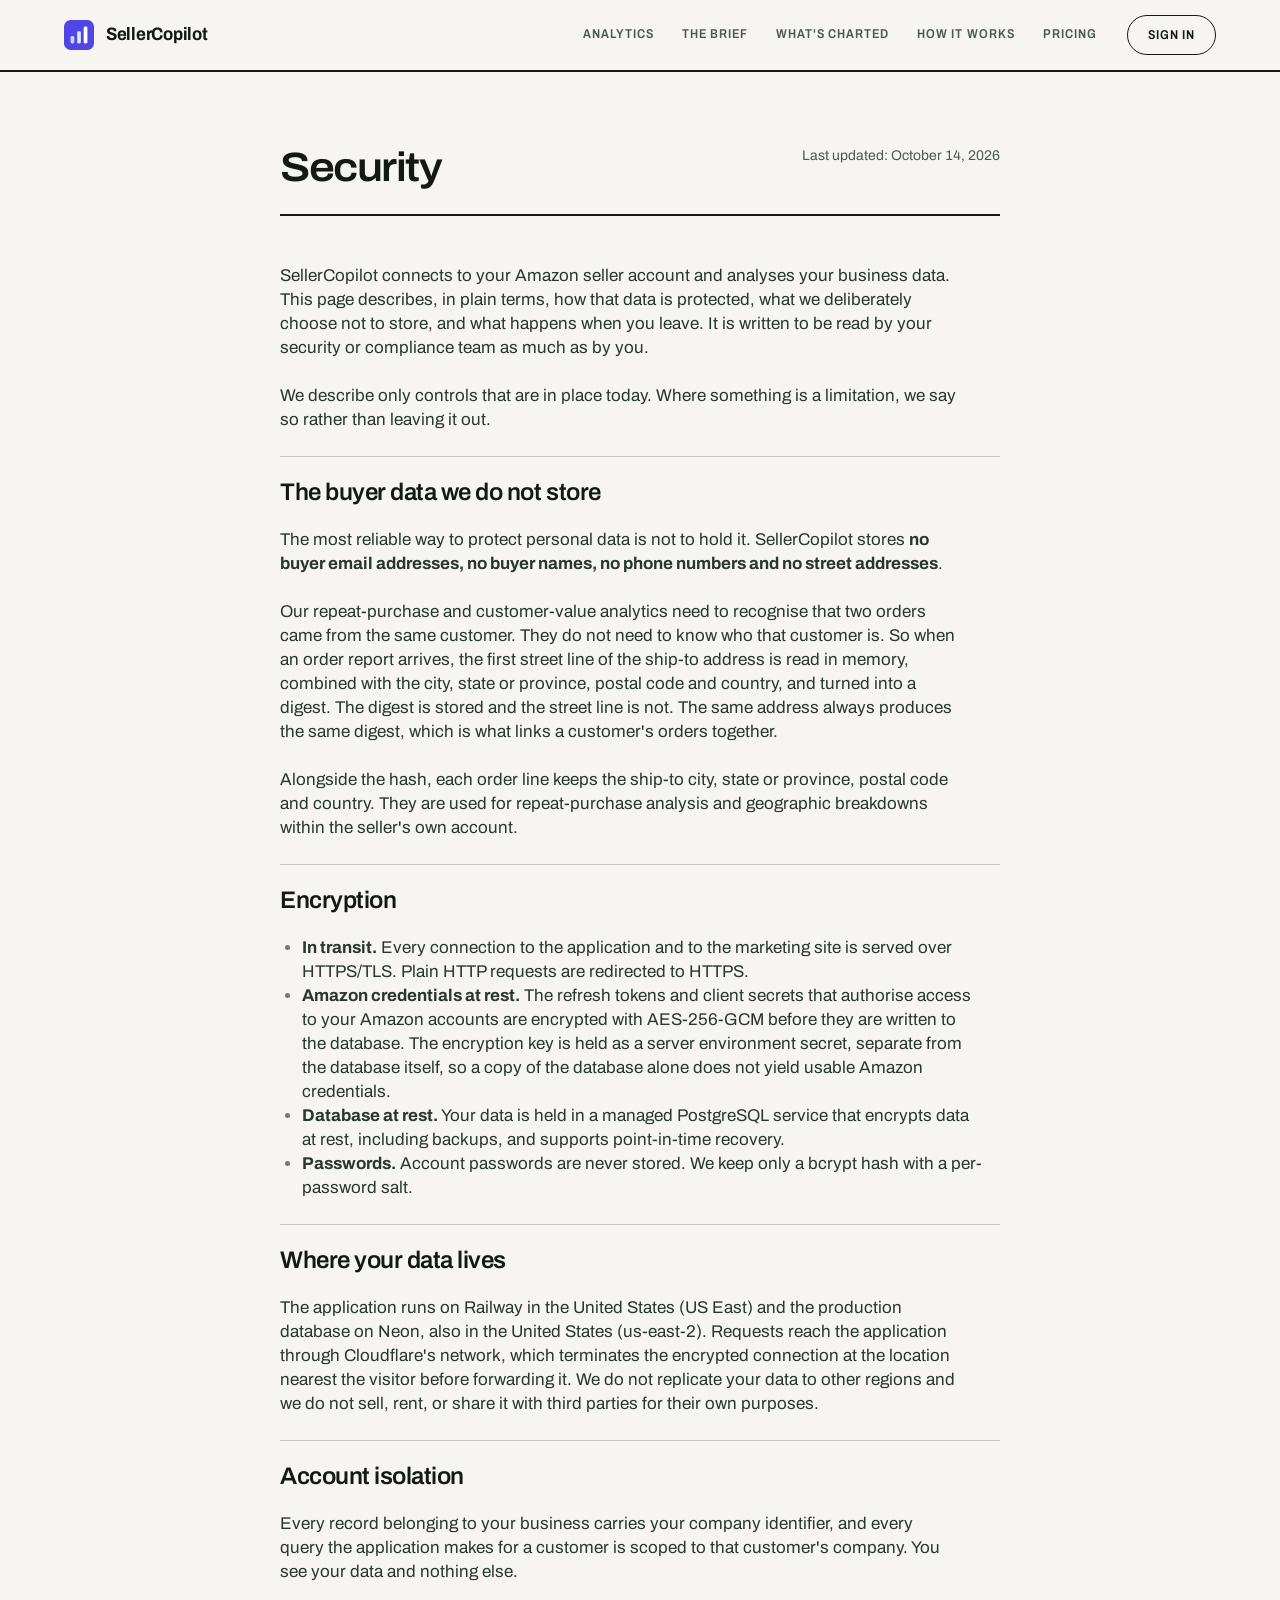
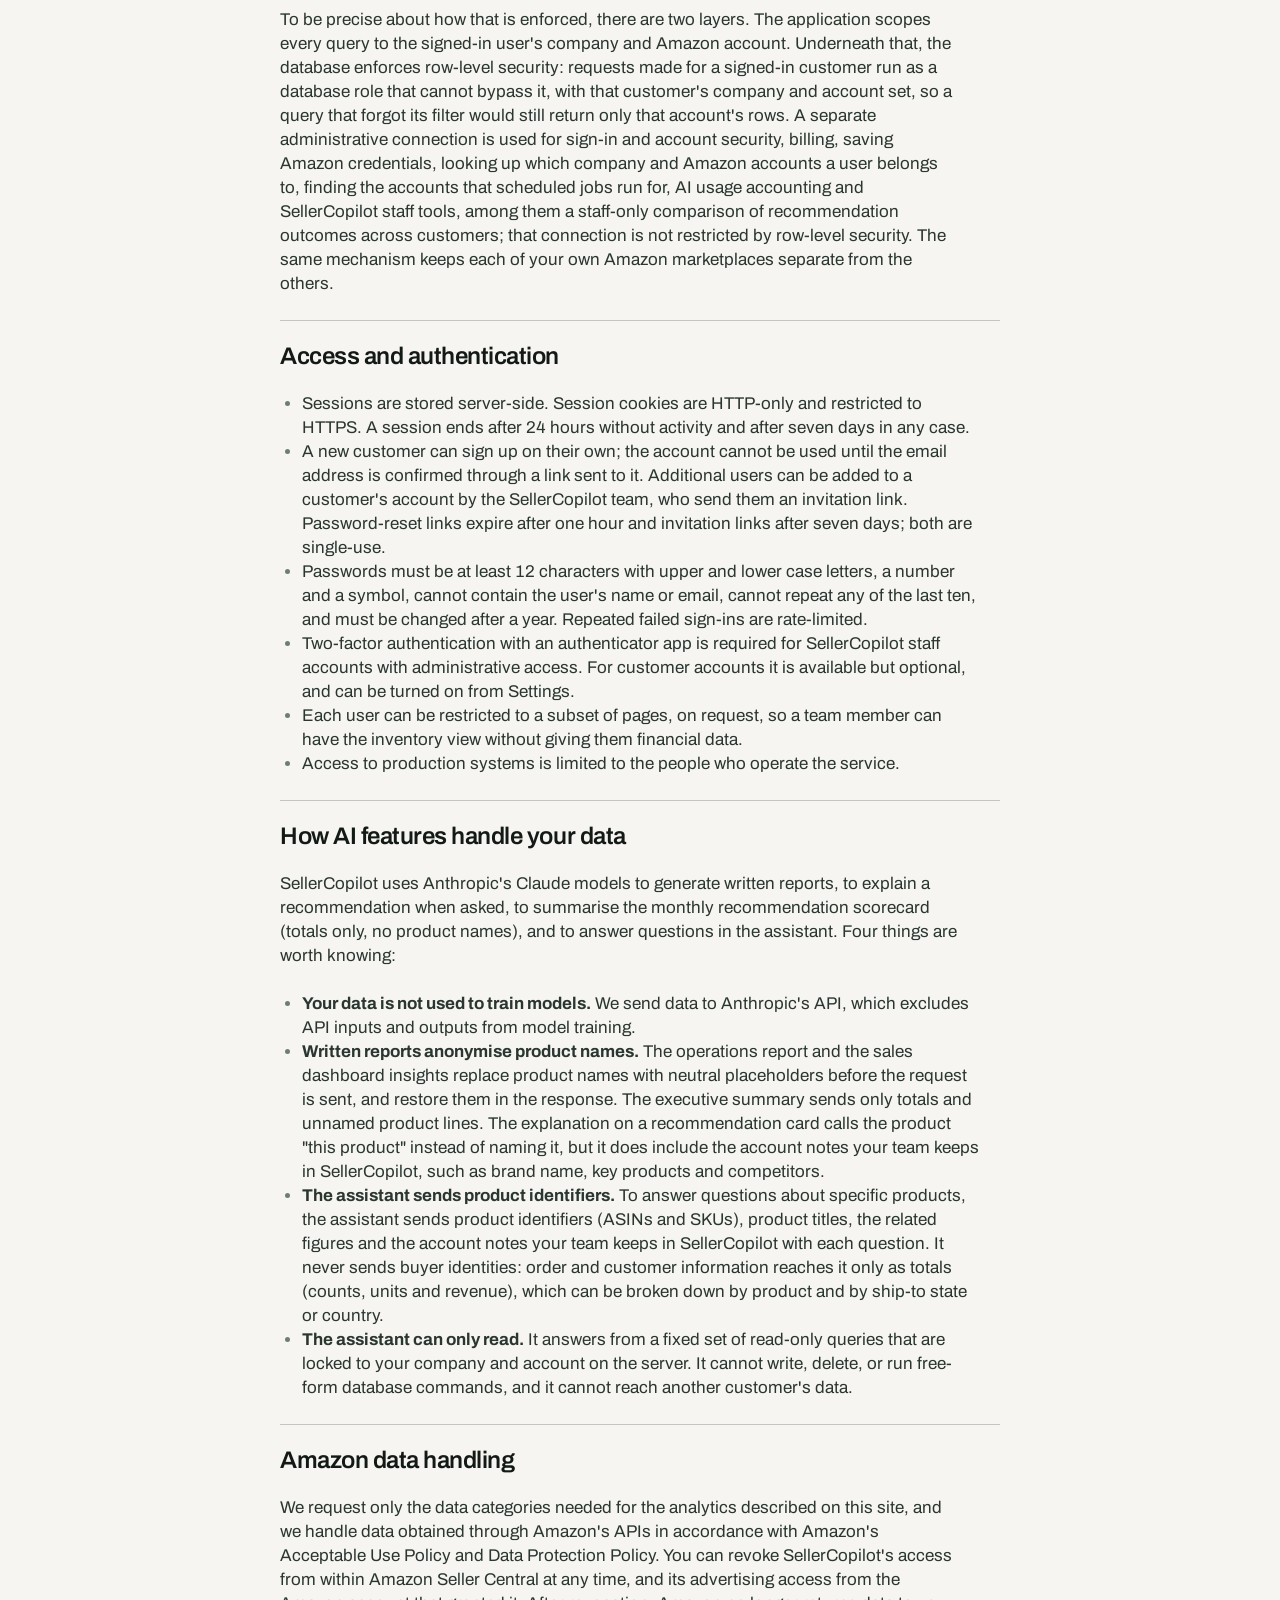
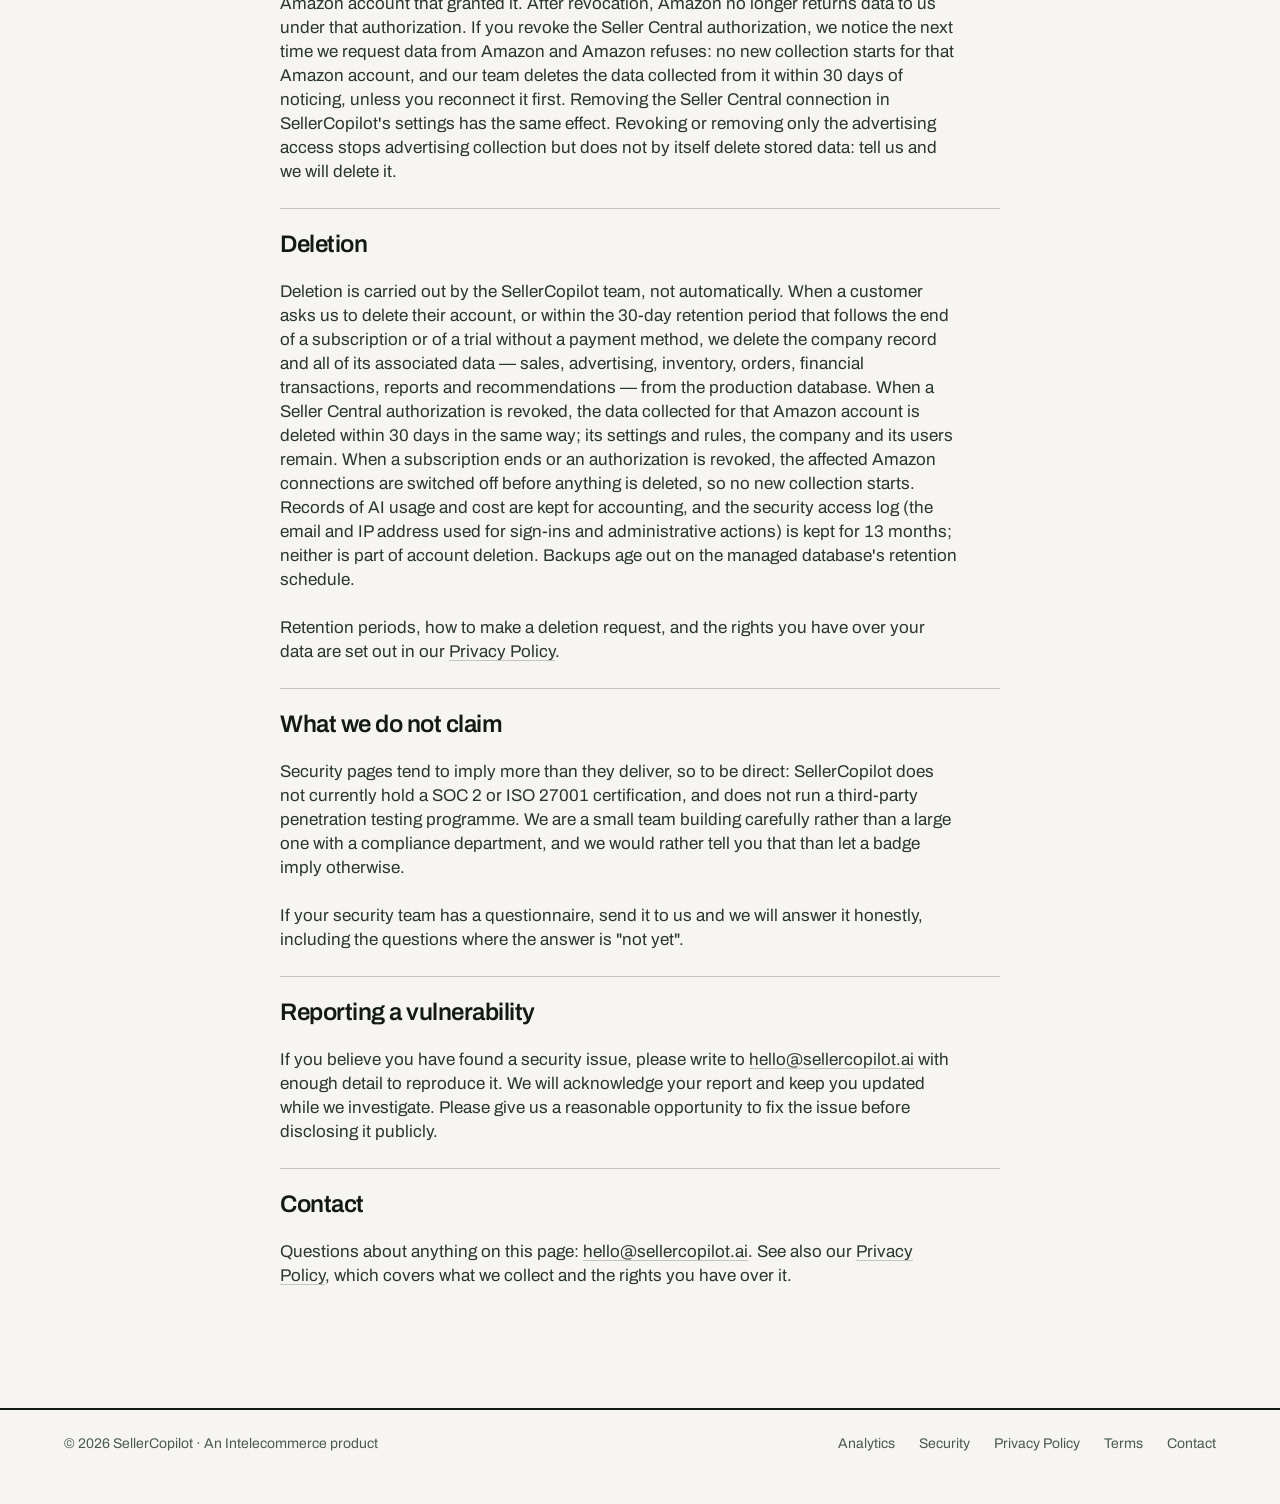
<file: security.html>
<!DOCTYPE html>
<html lang="en">
<head>
  <meta charset="UTF-8">
  <meta name="viewport" content="width=device-width, initial-scale=1.0">
  <title>Security — SellerCopilot</title>
  <meta name="description" content="How SellerCopilot protects your Amazon data: encryption, account isolation, sign-in controls, what buyer data we do not store, what AI features send, and deletion.">
  <meta name="theme-color" content="#f7f5f2">
  <link rel="preload" href="fonts/archivo.woff2" as="font" type="font/woff2" crossorigin>
  <link rel="preload" href="fonts/fragment-mono.woff2" as="font" type="font/woff2" crossorigin>
  <link rel="canonical" href="https://sellercopilot.ai/security">
  <link rel="stylesheet" href="styles.css">
  <link rel="icon" type="image/svg+xml" href="favicon.svg">
</head>
<body>
<!-- Visual world: Morning Rounds (see the direction contract at the top of index.html). -->

<header class="site-header">
  <div class="container">
    <a class="brand" href="/">
      <svg viewBox="0 0 32 32" xmlns="http://www.w3.org/2000/svg" aria-hidden="true"><rect width="32" height="32" rx="7" fill="#4f46e5"/><rect x="7" y="17" width="4" height="8" rx="1.5" fill="#c7d2fe"/><rect x="14" y="12" width="4" height="13" rx="1.5" fill="#e0e7ff"/><rect x="21" y="7" width="4" height="18" rx="1.5" fill="#ffffff"/></svg>
      <span><strong>SellerCopilot</strong></span>
    </a>
    <input type="checkbox" id="nav-toggle" class="nav-toggle" aria-label="Open menu">
    <label for="nav-toggle" class="nav-burger" aria-hidden="true"><svg class="ico-open" viewBox="0 0 24 24" fill="none" stroke="currentColor" stroke-width="2" stroke-linecap="round"><path d="M3 6h18M3 12h18M3 18h18"/></svg><svg class="ico-close" viewBox="0 0 24 24" fill="none" stroke="currentColor" stroke-width="2" stroke-linecap="round"><path d="M5 5l14 14M19 5 5 19"/></svg></label>
    <nav class="main-nav" aria-label="Site">
      <a href="/analytics">Analytics</a>
      <a href="/#brief">The brief</a>
      <a href="/#features">What's charted</a>
      <a href="/#how-it-works">How it works</a>
      <a href="/#pricing">Pricing</a>
      <a class="nav-signin" href="https://app.sellercopilot.ai/">Sign in</a>
    </nav>
  </div>
</header>

<main class="legal">
  <div class="legal-head">
    <h1>Security</h1>
    <p class="updated">Last updated: October 14, 2026</p>
  </div>

  <p>
    SellerCopilot connects to your Amazon seller account and analyses your business data.
    This page describes, in plain terms, how that data is protected, what we deliberately
    choose not to store, and what happens when you leave. It is written to be read by your
    security or compliance team as much as by you.
  </p>
  <p>
    We describe only controls that are in place today. Where something is a limitation, we say
    so rather than leaving it out.
  </p>

  <h2>The buyer data we do not store</h2>
  <p>
    The most reliable way to protect personal data is not to hold it. SellerCopilot stores
    <strong>no buyer email addresses, no buyer names, no phone numbers and no street
    addresses</strong>.
  </p>
  <p>
    Our repeat-purchase and customer-value analytics need to recognise that two orders came from
    the same customer. They do not need to know who that customer is. So when an order report
    arrives, the first street line of the ship-to address is read in memory, combined with the
    city, state or province, postal code and country, and turned into a digest. The digest is
    stored and the street line is not. The same address always produces the same digest, which
    is what links a customer's orders together.
  </p>
  <p>
    Alongside the hash, each order line keeps the ship-to city, state or province, postal code
    and country. They are used for repeat-purchase analysis and geographic breakdowns within the
    seller's own account.
  </p>

  <h2>Encryption</h2>
  <ul>
    <li>
      <strong>In transit.</strong> Every connection to the application and to the marketing site
      is served over HTTPS/TLS. Plain HTTP requests are redirected to HTTPS.
    </li>
    <li>
      <strong>Amazon credentials at rest.</strong> The refresh tokens and client secrets that
      authorise access to your Amazon accounts are encrypted with AES-256-GCM before they are
      written to the database. The encryption key is held as a server environment secret,
      separate from the database itself, so a copy of the database alone does not yield usable
      Amazon credentials.
    </li>
    <li>
      <strong>Database at rest.</strong> Your data is held in a managed PostgreSQL service that
      encrypts data at rest, including backups, and supports point-in-time recovery.
    </li>
    <li>
      <strong>Passwords.</strong> Account passwords are never stored. We keep only a bcrypt hash
      with a per-password salt.
    </li>
  </ul>

  <h2>Where your data lives</h2>
  <p>
    The application runs on Railway in the United States (US East) and the production database
    on Neon, also in the United States (us-east-2). Requests reach the application through
    Cloudflare's network, which terminates the encrypted connection at the location nearest the
    visitor before forwarding it. We do not replicate your data to other regions and we do not
    sell, rent, or share it with third parties for their own purposes.
  </p>

  <h2>Account isolation</h2>
  <p>
    Every record belonging to your business carries your company identifier, and every query the
    application makes for a customer is scoped to that customer's company. You see your data and
    nothing else.
  </p>
  <p>
    To be precise about how that is enforced, there are two layers. The application scopes every
    query to the signed-in user's company and Amazon account. Underneath that, the database
    enforces row-level security: requests made for a signed-in customer run as a database role
    that cannot bypass it, with that customer's company and account set, so a query that forgot
    its filter would still return only that account's rows. A separate administrative connection
    is used for sign-in and account security, billing, saving Amazon credentials, looking up which company and Amazon accounts a user belongs to, finding the accounts that scheduled jobs run for, AI usage accounting and SellerCopilot staff tools, among them a staff-only comparison of recommendation outcomes across customers; that connection is not restricted by row-level security. The same mechanism keeps each of your
    own Amazon marketplaces separate from the others.
  </p>

  <h2>Access and authentication</h2>
  <ul>
    <li>Sessions are stored server-side. Session cookies are HTTP-only and restricted to HTTPS.
      A session ends after 24 hours without activity and after seven days in any case.</li>
    <li>A new customer can sign up on their own; the account cannot be used until the email
      address is confirmed through a link sent to it. Additional users can be added to a customer's account
      by the SellerCopilot team, who send them an invitation link.
      Password-reset links expire after one hour and invitation links after seven days; both are
      single-use.</li>
    <li>Passwords must be at least 12 characters with upper and lower case letters, a number and
      a symbol, cannot contain the user's name or email, cannot repeat any of the last ten, and
      must be changed after a year. Repeated failed sign-ins are rate-limited.</li>
    <li>Two-factor authentication with an authenticator app is required for SellerCopilot staff
      accounts with administrative access. For customer accounts it is available but optional,
      and can be turned on from Settings.</li>
    <li>Each user can be restricted to a subset of pages, on request, so a team member can have the
      inventory view without giving them financial data.</li>
    <li>Access to production systems is limited to the people who operate the service.</li>
  </ul>

  <h2>How AI features handle your data</h2>
  <p>
    SellerCopilot uses Anthropic's Claude models to generate written reports, to explain a
    recommendation when asked, to summarise the monthly recommendation scorecard (totals only, no
    product names), and to answer questions in the assistant. Four things are worth knowing:
  </p>
  <ul>
    <li>
      <strong>Your data is not used to train models.</strong> We send data to Anthropic's API,
      which excludes API inputs and outputs from model training.
    </li>
    <li>
      <strong>Written reports anonymise product names.</strong> The operations report and the
      sales dashboard insights replace product names with neutral placeholders before the request
      is sent, and restore them in the response. The executive summary sends only totals and
      unnamed product lines. The
      explanation on a recommendation card calls the product "this product" instead of naming
      it, but it does include the account notes your team keeps in SellerCopilot, such as brand
      name, key products and competitors.
    </li>
    <li>
      <strong>The assistant sends product identifiers.</strong> To answer questions about
      specific products, the assistant sends product identifiers (ASINs and SKUs), product
      titles, the related figures and the account notes your team keeps in SellerCopilot with each
      question. It never sends buyer identities: order and customer information reaches it only as
      totals (counts, units and revenue), which can be broken down by product and by ship-to state
      or country.
    </li>
    <li>
      <strong>The assistant can only read.</strong> It answers from a fixed set of read-only
      queries that are locked to your company and account on the server. It cannot write, delete,
      or run free-form database commands, and it cannot reach another customer's data.
    </li>
  </ul>

  <h2>Amazon data handling</h2>
  <p>
    We request only the data categories needed for the analytics described on this site, and we
    handle data obtained through Amazon's APIs in accordance with Amazon's Acceptable Use Policy
    and Data Protection Policy. You can revoke SellerCopilot's access from within Amazon
    Seller Central at any time, and its advertising access from the Amazon account that granted
    it. After revocation, Amazon no longer returns data to us under that authorization. If you revoke
    the Seller Central authorization, we notice the next time we request data from Amazon and
    Amazon refuses: no new collection starts for that Amazon account, and our team deletes the
    data collected from it within 30 days of noticing, unless you reconnect it first. Removing
    the Seller Central connection in SellerCopilot's settings has the same effect. Revoking or
    removing only the advertising access stops advertising collection but does not by itself
    delete stored data: tell us and we will delete it.
  </p>

  <h2>Deletion</h2>
  <p>
    Deletion is carried out by the SellerCopilot team, not automatically. When a customer asks us
    to delete their account, or within the 30-day retention period that follows the end of a
    subscription or of a trial without a payment method, we delete the company record and all of
    its associated data — sales, advertising, inventory, orders, financial transactions, reports
    and recommendations — from the production database. When a Seller Central authorization is
    revoked, the data collected for that Amazon account is deleted within 30 days in the same way;
    its settings and rules, the company and its users remain. When a subscription ends or an
    authorization is revoked, the affected Amazon connections are switched off before anything is
    deleted, so no new collection starts. Records of AI usage and
    cost are kept for accounting, and the security access log (the email and IP address used for
    sign-ins and administrative actions) is kept for 13 months; neither is part of account
    deletion. Backups age out on the managed database's retention schedule.
  </p>
  <p>
    Retention periods, how to make a deletion request, and the rights you have over your data are
    set out in our <a href="/privacy">Privacy Policy</a>.
  </p>

  <h2>What we do not claim</h2>
  <p>
    Security pages tend to imply more than they deliver, so to be direct: SellerCopilot does
    not currently hold a SOC 2 or ISO 27001 certification, and does not run a third-party
    penetration testing programme. We are a small team building carefully rather than a large
    one with a compliance department, and we would rather tell you that than let a badge imply
    otherwise.
  </p>
  <p>
    If your security team has a questionnaire, send it to us and we will answer it honestly,
    including the questions where the answer is "not yet".
  </p>

  <h2>Reporting a vulnerability</h2>
  <p>
    If you believe you have found a security issue, please write to
    <a href="mailto:hello@sellercopilot.ai">hello@sellercopilot.ai</a> with enough detail to
    reproduce it. We will acknowledge your report and keep you updated while we investigate.
    Please give us a reasonable opportunity to fix the issue before disclosing it publicly.
  </p>

  <h2>Contact</h2>
  <p>
    Questions about anything on this page: <a href="mailto:hello@sellercopilot.ai">hello@sellercopilot.ai</a>.
    See also our <a href="/privacy">Privacy Policy</a>, which covers what we collect and the
    rights you have over it.
  </p>
</main>

<footer class="site-footer">
  <div class="container">
    <p>© 2026 SellerCopilot · An Intelecommerce product</p>
    <div class="footer-links">
      <a href="/analytics">Analytics</a>
      <a href="/security">Security</a>
      <a href="/privacy">Privacy Policy</a>
      <a href="/terms">Terms</a>
      <a href="mailto:hello@sellercopilot.ai">Contact</a>
    </div>
  </div>
</footer>

</body>
</html>
</file>
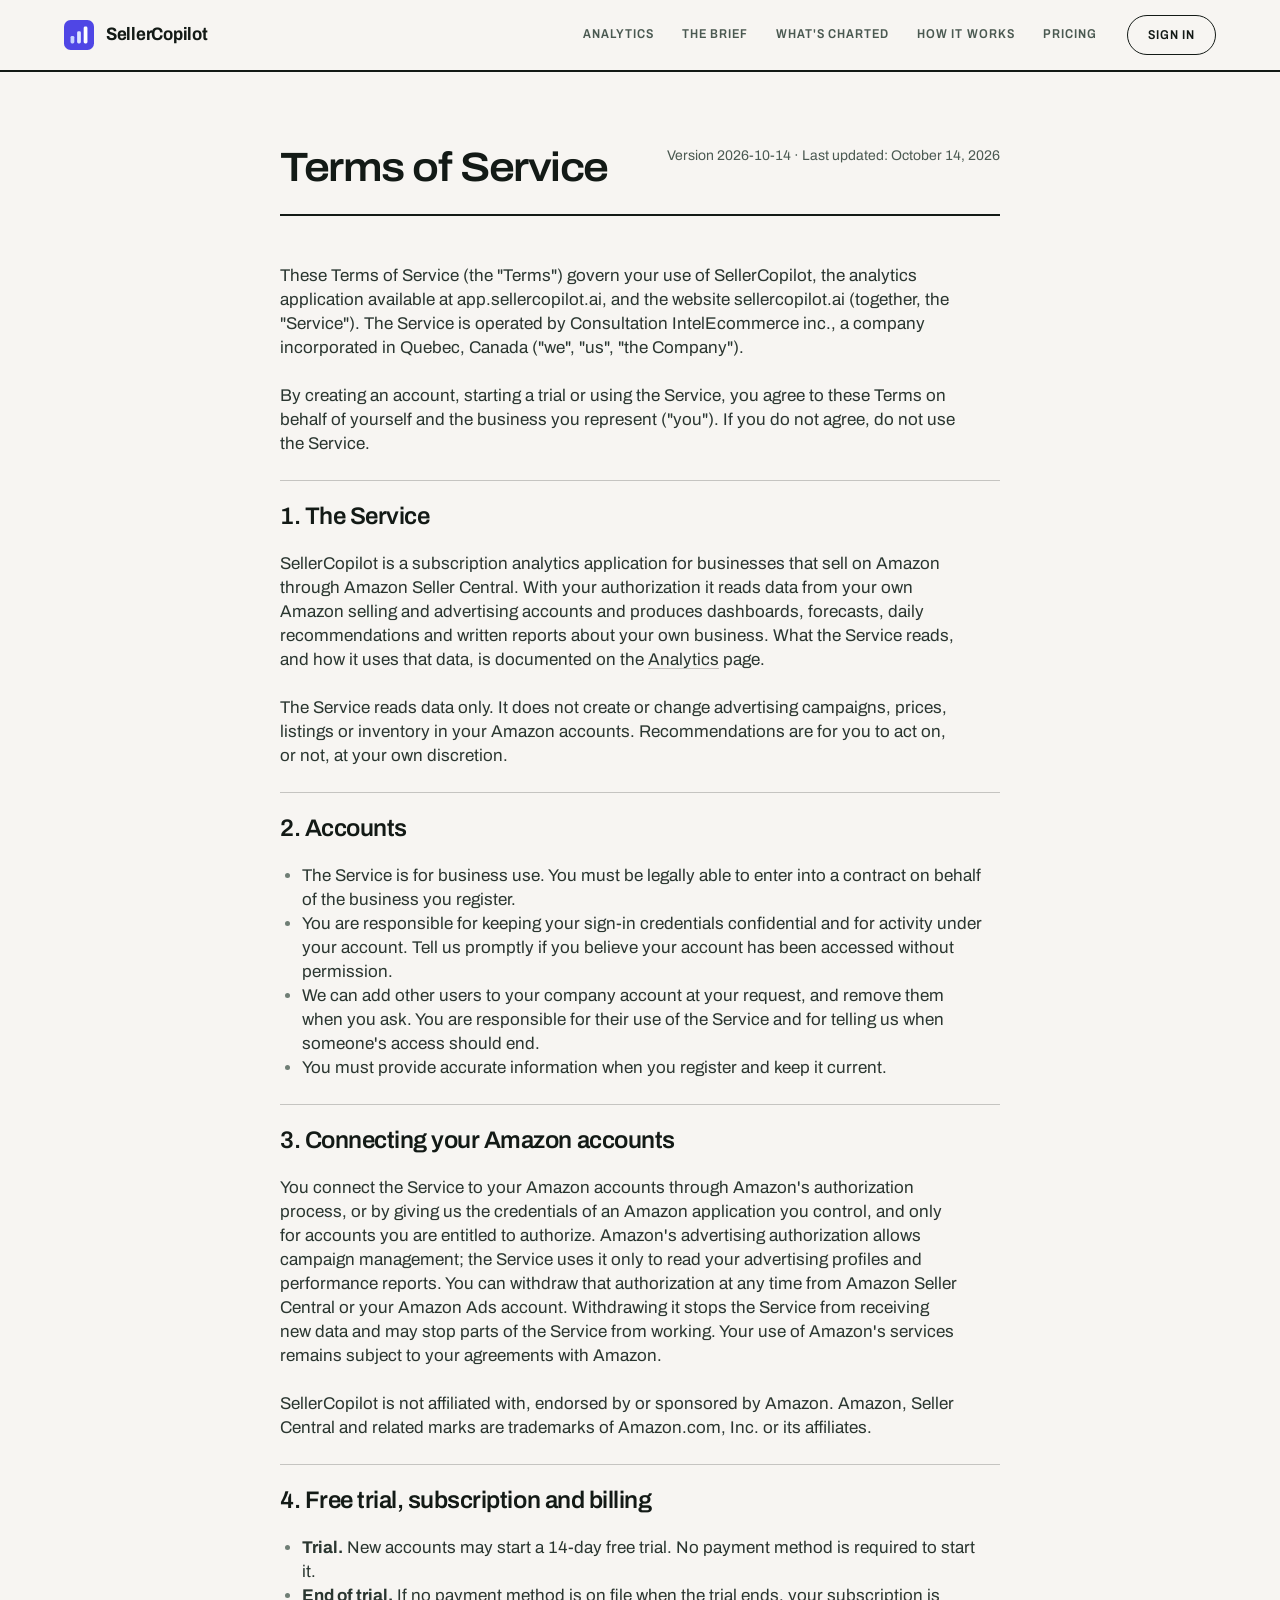
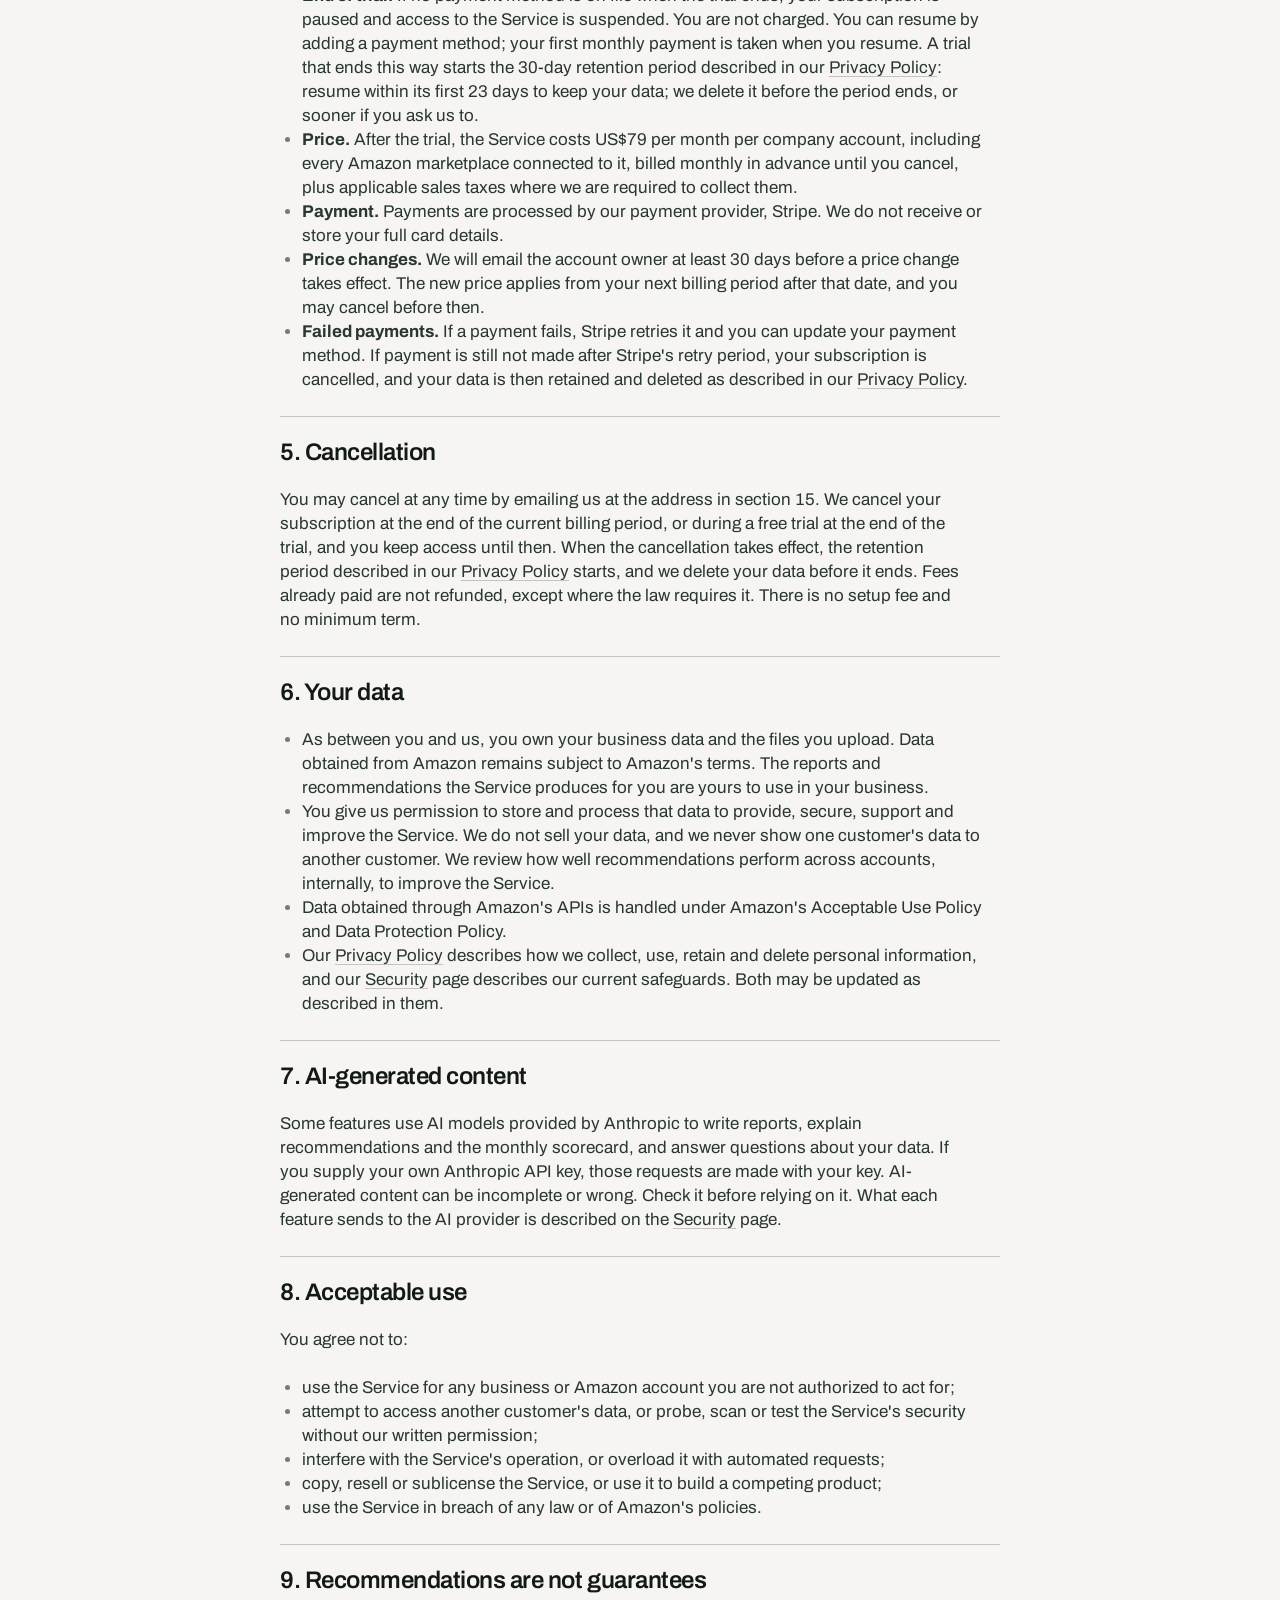
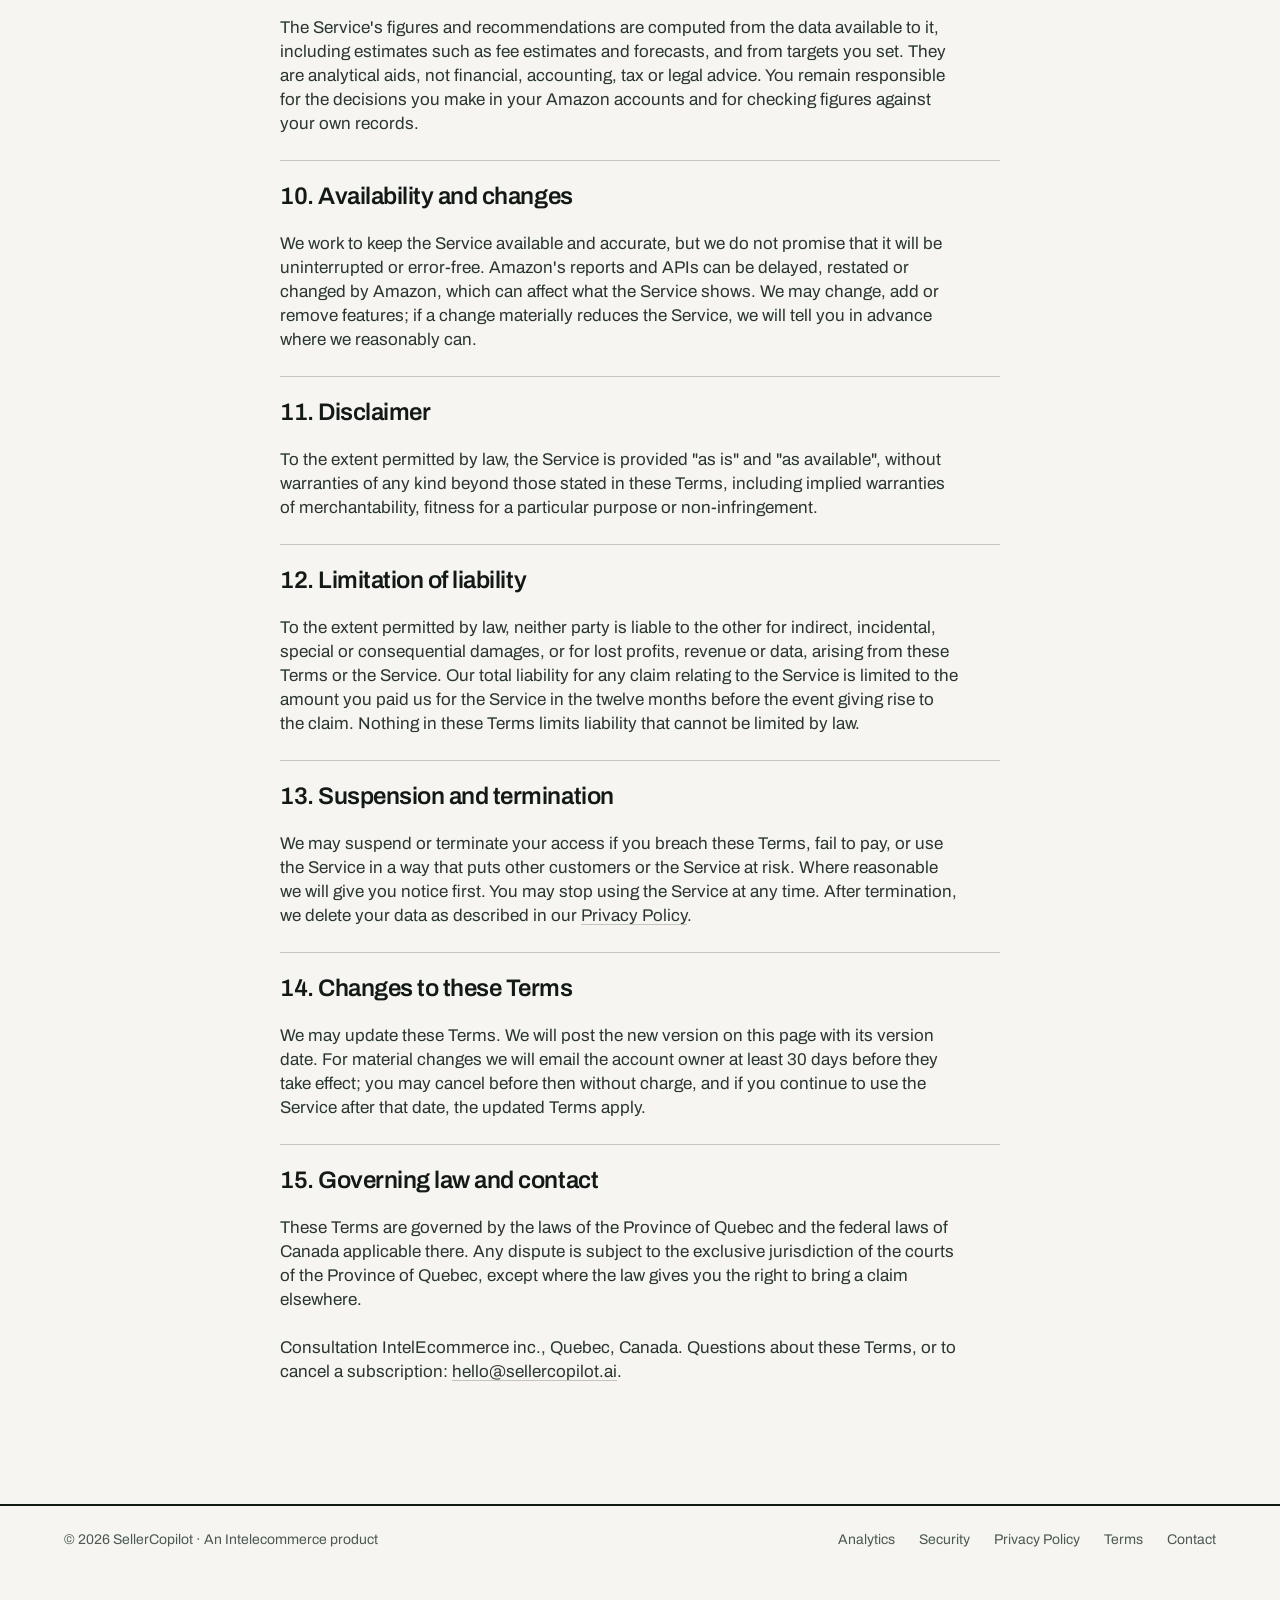
<file: terms.html>
<!DOCTYPE html>
<html lang="en">
<head>
  <meta charset="UTF-8">
  <meta name="viewport" content="width=device-width, initial-scale=1.0">
  <title>Terms of Service — SellerCopilot</title>
  <meta name="description" content="Terms of Service for SellerCopilot, the analytics subscription for Amazon Seller Central accounts operated by Consultation IntelEcommerce inc.">
  <meta name="theme-color" content="#f7f5f2">
  <link rel="preload" href="fonts/archivo.woff2" as="font" type="font/woff2" crossorigin>
  <link rel="preload" href="fonts/fragment-mono.woff2" as="font" type="font/woff2" crossorigin>
  <link rel="canonical" href="https://sellercopilot.ai/terms">
  <link rel="stylesheet" href="styles.css">
  <link rel="icon" type="image/svg+xml" href="favicon.svg">
</head>
<body>
<!-- Visual world: Morning Rounds (see the direction contract at the top of index.html). -->

<header class="site-header">
  <div class="container">
    <a class="brand" href="/">
      <svg viewBox="0 0 32 32" xmlns="http://www.w3.org/2000/svg" aria-hidden="true"><rect width="32" height="32" rx="7" fill="#4f46e5"/><rect x="7" y="17" width="4" height="8" rx="1.5" fill="#c7d2fe"/><rect x="14" y="12" width="4" height="13" rx="1.5" fill="#e0e7ff"/><rect x="21" y="7" width="4" height="18" rx="1.5" fill="#ffffff"/></svg>
      <span><strong>SellerCopilot</strong></span>
    </a>
    <input type="checkbox" id="nav-toggle" class="nav-toggle" aria-label="Open menu">
    <label for="nav-toggle" class="nav-burger" aria-hidden="true"><svg class="ico-open" viewBox="0 0 24 24" fill="none" stroke="currentColor" stroke-width="2" stroke-linecap="round"><path d="M3 6h18M3 12h18M3 18h18"/></svg><svg class="ico-close" viewBox="0 0 24 24" fill="none" stroke="currentColor" stroke-width="2" stroke-linecap="round"><path d="M5 5l14 14M19 5 5 19"/></svg></label>
    <nav class="main-nav" aria-label="Site">
      <a href="/analytics">Analytics</a>
      <a href="/#brief">The brief</a>
      <a href="/#features">What's charted</a>
      <a href="/#how-it-works">How it works</a>
      <a href="/#pricing">Pricing</a>
      <a class="nav-signin" href="https://app.sellercopilot.ai/">Sign in</a>
    </nav>
  </div>
</header>

<main class="legal">
  <div class="legal-head">
    <h1>Terms of Service</h1>
    <p class="updated">Version 2026-10-14 · Last updated: October 14, 2026</p>
  </div>

  <p>
    These Terms of Service (the "Terms") govern your use of SellerCopilot, the analytics
    application available at app.sellercopilot.ai, and the website sellercopilot.ai (together,
    the "Service"). The Service is operated by Consultation IntelEcommerce inc., a company
    incorporated in Quebec, Canada ("we", "us", "the Company").
  </p>
  <p>
    By creating an account, starting a trial or using the Service, you agree to these Terms on
    behalf of yourself and the business you represent ("you"). If you do not agree, do not use
    the Service.
  </p>

  <h2>1. The Service</h2>
  <p>
    SellerCopilot is a subscription analytics application for businesses that sell on Amazon
    through Amazon Seller Central. With your authorization it reads data from your own Amazon
    selling and advertising accounts and produces dashboards, forecasts, daily recommendations
    and written reports about your own business. What the Service reads, and how it uses that
    data, is documented on the <a href="/analytics">Analytics</a> page.
  </p>
  <p>
    The Service reads data only. It does not create or change advertising campaigns, prices,
    listings or inventory in your Amazon accounts. Recommendations are for you to act on, or
    not, at your own discretion.
  </p>

  <h2>2. Accounts</h2>
  <ul>
    <li>The Service is for business use. You must be legally able to enter into a contract on behalf of the business you register.</li>
    <li>You are responsible for keeping your sign-in credentials confidential and for activity under your account. Tell us promptly if you believe your account has been accessed without permission.</li>
    <li>We can add other users to your company account at your request, and remove them when you ask. You are responsible for their use of the Service and for telling us when someone's access should end.</li>
    <li>You must provide accurate information when you register and keep it current.</li>
  </ul>

  <h2>3. Connecting your Amazon accounts</h2>
  <p>
    You connect the Service to your Amazon accounts through Amazon's authorization process, or by giving us the credentials of an Amazon application you control, and only for accounts you are entitled to authorize. Amazon's advertising authorization allows campaign management; the Service uses it only to read your advertising profiles and performance reports. You can withdraw that authorization at any
    time from Amazon Seller Central or your Amazon Ads account. Withdrawing it stops the Service
    from receiving new data and may stop parts of the Service from working. Your use of Amazon's
    services remains subject to your agreements with Amazon.
  </p>
  <p>
    SellerCopilot is not affiliated with, endorsed by or sponsored by Amazon. Amazon, Seller
    Central and related marks are trademarks of Amazon.com, Inc. or its affiliates.
  </p>

  <h2>4. Free trial, subscription and billing</h2>
  <ul>
    <li><strong>Trial.</strong> New accounts may start a 14-day free trial. No payment method is required to start it.</li>
    <li><strong>End of trial.</strong> If no payment method is on file when the trial ends, your subscription is paused and access to the Service is suspended. You are not charged. You can resume by adding a payment method; your first monthly payment is taken when you resume. A trial that ends this way starts the 30-day retention period described in our <a href="/privacy">Privacy Policy</a>: resume within its first 23 days to keep your data; we delete it before the period ends, or sooner if you ask us to.</li>
    <li><strong>Price.</strong> After the trial, the Service costs US$79 per month per company account, including every Amazon marketplace connected to it, billed monthly in advance until you cancel, plus applicable sales taxes where we are required to collect them.</li>
    <li><strong>Payment.</strong> Payments are processed by our payment provider, Stripe. We do not receive or store your full card details.</li>
    <li><strong>Price changes.</strong> We will email the account owner at least 30 days before a price change takes effect. The new price applies from your next billing period after that date, and you may cancel before then.</li>
    <li><strong>Failed payments.</strong> If a payment fails, Stripe retries it and you can update your payment method. If payment is still not made after Stripe's retry period, your subscription is cancelled, and your data is then retained and deleted as described in our <a href="/privacy">Privacy Policy</a>.</li>
  </ul>

  <h2>5. Cancellation</h2>
  <p>
    You may cancel at any time by emailing us at the address in section 15. We cancel your subscription at the end of the current billing period, or during a free trial at the end of the trial, and you keep access until then. When the cancellation takes effect, the retention period described in our <a href="/privacy">Privacy Policy</a> starts, and we delete your data before it ends. Fees already paid are not refunded, except where the law requires it. There is no setup fee and no minimum term.
  </p>

  <h2>6. Your data</h2>
  <ul>
    <li>As between you and us, you own your business data and the files you upload. Data obtained from Amazon remains subject to Amazon's terms. The reports and recommendations the Service produces for you are yours to use in your business.</li>
    <li>You give us permission to store and process that data to provide, secure, support and improve the Service. We do not sell your data, and we never show one customer's data to another customer. We review how well recommendations perform across accounts, internally, to improve the Service.</li>
    <li>Data obtained through Amazon's APIs is handled under Amazon's Acceptable Use Policy and Data Protection Policy.</li>
    <li>Our <a href="/privacy">Privacy Policy</a> describes how we collect, use, retain and delete personal information, and our <a href="/security">Security</a> page describes our current safeguards. Both may be updated as described in them.</li>
  </ul>

  <h2>7. AI-generated content</h2>
  <p>
    Some features use AI models provided by Anthropic to write reports, explain recommendations and the monthly scorecard, and answer questions about your data. If you supply your own Anthropic API key, those requests are made with your key. AI-generated content can be incomplete or wrong. Check
    it before relying on it. What each feature sends to the AI provider is described on the
    <a href="/security">Security</a> page.
  </p>

  <h2>8. Acceptable use</h2>
  <p>You agree not to:</p>
  <ul>
    <li>use the Service for any business or Amazon account you are not authorized to act for;</li>
    <li>attempt to access another customer's data, or probe, scan or test the Service's security without our written permission;</li>
    <li>interfere with the Service's operation, or overload it with automated requests;</li>
    <li>copy, resell or sublicense the Service, or use it to build a competing product;</li>
    <li>use the Service in breach of any law or of Amazon's policies.</li>
  </ul>

  <h2>9. Recommendations are not guarantees</h2>
  <p>
    The Service's figures and recommendations are computed from the data available to it,
    including estimates such as fee estimates and forecasts, and from targets you set. They are
    analytical aids, not financial, accounting, tax or legal advice. You remain responsible for
    the decisions you make in your Amazon accounts and for checking figures against your own
    records.
  </p>

  <h2>10. Availability and changes</h2>
  <p>
    We work to keep the Service available and accurate, but we do not promise that it will be
    uninterrupted or error-free. Amazon's reports and APIs can be delayed, restated or changed
    by Amazon, which can affect what the Service shows. We may change, add or remove features;
    if a change materially reduces the Service, we will tell you in advance where we reasonably
    can.
  </p>

  <h2>11. Disclaimer</h2>
  <p>
    To the extent permitted by law, the Service is provided "as is" and "as available", without
    warranties of any kind beyond those stated in these Terms, including implied warranties of
    merchantability, fitness for a particular purpose or non-infringement.
  </p>

  <h2>12. Limitation of liability</h2>
  <p>
    To the extent permitted by law, neither party is liable to the other for indirect,
    incidental, special or consequential damages, or for lost profits, revenue or data, arising
    from these Terms or the Service. Our total liability for any claim relating to the Service
    is limited to the amount you paid us for the Service in the twelve months before the event
    giving rise to the claim. Nothing in these Terms limits liability that cannot be limited by
    law.
  </p>

  <h2>13. Suspension and termination</h2>
  <p>
    We may suspend or terminate your access if you breach these Terms, fail to pay, or use the
    Service in a way that puts other customers or the Service at risk. Where reasonable we will
    give you notice first. You may stop using the Service at any time. After termination, we delete your data as described in our <a href="/privacy">Privacy Policy</a>.
  </p>

  <h2>14. Changes to these Terms</h2>
  <p>
    We may update these Terms. We will post the new version on this page with its version date. For material changes we will email the account owner at least 30 days before they take effect; you may cancel before then without charge, and if you continue to use the Service after that date, the updated Terms apply.
  </p>

  <h2>15. Governing law and contact</h2>
  <p>
    These Terms are governed by the laws of the Province of Quebec and the federal laws of
    Canada applicable there. Any dispute is subject to the exclusive jurisdiction of the courts
    of the Province of Quebec, except where the law gives you the right to bring a claim
    elsewhere.
  </p>
  <p>
    Consultation IntelEcommerce inc., Quebec, Canada. Questions about these Terms, or to cancel
    a subscription: <a href="mailto:hello@sellercopilot.ai">hello@sellercopilot.ai</a>.
  </p>
</main>

<footer class="site-footer">
  <div class="container">
    <p>© 2026 SellerCopilot · An Intelecommerce product</p>
    <div class="footer-links">
      <a href="/analytics">Analytics</a>
      <a href="/security">Security</a>
      <a href="/privacy">Privacy Policy</a>
      <a href="/terms">Terms</a>
      <a href="mailto:hello@sellercopilot.ai">Contact</a>
    </div>
  </div>
</footer>

</body>
</html>
</file>
<file: styles.css>
/* SellerCopilot — marketing site
   World: Morning Rounds. The observation chart on the 6am ward round, printed on warm
   near-white stock ruled every 24px, near-black green ink, red / amber / green triage
   bands, white patient-label stickers, stamped actions. Editorial and un-hyped: no
   gradients, no glows, no glass. Light theme only.
   Type: Archivo variable (wide for display, condensed for labels, normal for text),
   Fragment Mono for readings only: numbers, ASINs, system output, short eyebrows. */

@font-face {
  font-family: "Archivo";
  font-style: normal;
  font-weight: 100 900;
  font-stretch: 62% 125%;
  font-display: swap;
  src: url("fonts/archivo.woff2") format("woff2");
}
@font-face {
  font-family: "Archivo";
  font-style: italic;
  font-weight: 100 900;
  font-stretch: 62% 125%;
  font-display: swap;
  src: url("fonts/archivo-italic.woff2") format("woff2");
}
@font-face {
  font-family: "Fragment Mono";
  font-style: normal;
  font-weight: 400;
  font-display: swap;
  src: url("fonts/fragment-mono.woff2") format("woff2");
}

:root {
  --u: 24px;                              /* the ruling unit; every vertical rhythm is a multiple */
  --paper: #f7f5f2;                       /* warm near-white stock */
  --paper-deep: #edeae5;                  /* the full-bleed rest band and slot frames */
  --white: #ffffff;                       /* stuck-on objects: stickers, call-outs, quote */
  --ink: #131a16;
  --ink-2: #2a3630;
  --ink-soft: #4a5951;                    /* secondary text, 6.7:1 on paper */
  --ink-faint: #6f7e75;                   /* decorative marks only, never text */
  --rule: rgba(19, 26, 22, 0.12);         /* structural hairlines */
  --rule-major: rgba(19, 26, 22, 0.22);   /* structural dividers */
  --grid-minor: rgba(19, 26, 22, 0.045);  /* paper texture: the 24px ruling */
  --grid-major: rgba(19, 26, 22, 0.10);   /* paper texture: every fifth rule */
  --plate: rgba(247, 245, 242, 0.95);     /* paper plate under copy and figures */
  --paper-dim: #c9c4bc;                   /* secondary text on the ink section, 9.4:1 */
  --red: #c0301c;                         /* out of range; the one accent */
  --amber-fill: #e0930c;                  /* watch */
  --green: #2f7a4f;                       /* in range: band fill, SCALE spine */
  --green-ink: #256a42;                   /* positive figures as text, 5.9:1 on paper */
  --band: rgba(47, 122, 79, 0.14);        /* the target range on the plot */
  /* Type ramp: eight steps, every one set on a 24px line (display sizes take 48px).
     A new element reuses a step; it does not add a size. */
  --t-1: 0.72rem;     /* micro caps and mono: labels, eyebrows, resolved stamp, brand sub-line */
  --t-2: 0.8rem;      /* labels, mono readings, nav, stamps, hero facts */
  --t-3: 0.875rem;    /* notes: captions, footnotes, meta, footer, legal date */
  --t-4: 0.95rem;     /* row prose: rounds, measures, callouts, specs, steps, controls */
  --t-5: 1.0625rem;   /* body and legal body */
  --t-6: 1.125rem;    /* lead, section intro, wordmark */
  --t-7: 1.2rem;      /* row titles */
  --t-8: 1.5rem;      /* section and card titles */
  --t-display: clamp(2rem, 3.2vw, 2.7rem);
  --t-head: clamp(1.7rem, 2.6vw, 2.25rem);
  --t-figure: 6rem;   /* the one number that matters; the page's largest voice */
  --sans: "Archivo", "Helvetica Neue", Arial, sans-serif;
  --mono: "Fragment Mono", "Courier New", Courier, monospace;
  --ease-out: cubic-bezier(0.16, 1, 0.3, 1);
  --shadow: 0 10px 28px -12px rgba(19, 26, 22, 0.28), 0 2px 6px -2px rgba(19, 26, 22, 0.14);
}

* { margin: 0; padding: 0; box-sizing: border-box; }

html {
  scroll-behavior: smooth;
  scroll-padding-top: calc(var(--u) * 4);   /* anchor targets clear the 72px sticky header */
  background: var(--paper);
  color-scheme: light;
}
@media (prefers-reduced-motion: reduce) { html { scroll-behavior: auto; } }

/* Body copy sits on a 24px baseline so the ruling falls between lines, never through them */
body {
  position: relative;
  font-family: var(--sans);
  font-size: var(--t-5);
  line-height: var(--u);
  color: var(--ink);
  background-color: var(--paper);
  caret-color: var(--red);
  -webkit-font-smoothing: antialiased;
  text-rendering: optimizeLegibility;
  font-variant-numeric: tabular-nums;
}
/* Graph paper in the margins, faded out behind the content column */
body::before {
  content: "";
  position: absolute; inset: 0; z-index: -1;
  pointer-events: none;
  background-image:
    linear-gradient(var(--grid-major) 1px, transparent 1px),
    linear-gradient(90deg, var(--grid-major) 1px, transparent 1px),
    linear-gradient(var(--grid-minor) 1px, transparent 1px),
    linear-gradient(90deg, var(--grid-minor) 1px, transparent 1px);
  background-size:
    calc(var(--u) * 5) calc(var(--u) * 5),
    calc(var(--u) * 5) calc(var(--u) * 5),
    var(--u) var(--u),
    var(--u) var(--u);
  background-position: -1px -1px;
  -webkit-mask-image: linear-gradient(90deg, #000, transparent 30%, transparent 70%, #000);
  mask-image: linear-gradient(90deg, #000, transparent 30%, transparent 70%, #000);
}
/* Text-heavy sections stand on plain paper; their form blocks paint a horizontal-only ruling
   from their own top, so every row starts on a rule whatever sits above it */
.ruled { background-color: var(--paper); }
.ruling {
  background-image:
    linear-gradient(var(--grid-major) 1px, transparent 1px),
    linear-gradient(var(--grid-minor) 1px, transparent 1px);
  background-size: 100% calc(var(--u) * 5), 100% var(--u);
  background-position: 0 -1px;
}
@media (prefers-contrast: more) {
  body::before { display: none; }
  .ruling { background-image: none; }
}

img, svg { max-width: 100%; }

::selection { background: var(--ink); color: var(--paper); }

:focus-visible {
  outline: 2px solid var(--red);
  outline-offset: 3px;
}

[id] { scroll-margin-top: calc(var(--u) * 4); }

a { color: inherit; text-decoration-thickness: 1px; text-underline-offset: 0.18em; }
a:hover { text-decoration-color: var(--red); }

::-webkit-scrollbar { width: 10px; }
::-webkit-scrollbar-track { background: var(--paper-deep); }
::-webkit-scrollbar-thumb { background: var(--ink-faint); border: 2px solid var(--paper-deep); }
::-webkit-scrollbar-thumb:hover { background: var(--ink-2); }

.container {
  max-width: calc(var(--u) * 50);   /* 1200 */
  margin: 0 auto;
  padding: 0 var(--u);
}

h1, h2, h3, h4 {
  font-weight: 600;
  color: var(--ink);
  text-wrap: balance;
  letter-spacing: -0.02em;
  line-height: 1.1;
}
/* Display voice: Archivo wide */
h1, .section-head h2, .talk h2, .legal h1 {
  font-stretch: 110%;
  letter-spacing: -0.035em;
}
@media (min-width: 901px) {
  h1, .hero-copy h1, .section-head h2, .talk h2, .legal h1 { line-height: calc(var(--u) * 2); }
}

/* ---------- Voices ---------- */
/* Form-label voice: condensed Archivo caps */
.label {
  font-stretch: 78%;
  font-weight: 600;
  font-size: var(--t-1);
  letter-spacing: 0.12em;
  text-transform: uppercase;
  color: var(--ink-soft);
  line-height: var(--u);
}
/* Reading voice: mono, for values, identifiers, system output and short eyebrows only */
.eyebrow {
  display: block;
  font-family: var(--mono);
  font-size: var(--t-1);
  letter-spacing: 0.1em;
  text-transform: uppercase;
  color: var(--ink-soft);
  line-height: var(--u);
}
/* Note voice: prose captions, footnotes and sub-lines in Archivo, small and receded */
.note {
  font-size: var(--t-3);
  line-height: var(--u);
  color: var(--ink-soft);
}

.sr-only {
  position: absolute; width: 1px; height: 1px; padding: 0; margin: -1px;
  overflow: hidden; clip: rect(0, 0, 0, 0); white-space: nowrap; border: 0;
}

/* ---------- Stamped actions ---------- */
.stamp {
  display: inline-flex; align-items: center; gap: 10px;
  font-family: var(--sans);
  font-stretch: 85%;
  font-weight: 600;
  font-size: var(--t-2);
  letter-spacing: 0.08em;
  text-transform: uppercase;
  text-decoration: none;
  white-space: nowrap;
  color: var(--paper);
  background: var(--ink);
  border: 1.5px solid var(--ink);
  border-radius: 2px;
  height: calc(var(--u) * 2);
  padding: 0 22px;
  line-height: 1;
  transition: background-color 180ms var(--ease-out), border-color 180ms var(--ease-out),
              color 180ms var(--ease-out), box-shadow 180ms var(--ease-out),
              transform 180ms var(--ease-out);
}
.stamp:hover {
  background: var(--red);
  border-color: var(--red);
  color: var(--white);
  box-shadow: var(--shadow);
}
.stamp:active { transform: translateY(1px); box-shadow: none; }
.stamp svg { width: 14px; height: 14px; flex-shrink: 0; }
.stamp-outline { background: transparent; color: var(--ink); }
.stamp-outline:hover { background: var(--white); color: var(--ink); border-color: var(--ink); }

/* ---------- Printed form header ---------- */
.site-header {
  position: sticky; top: 0; z-index: 50;
  background: var(--paper);
  border-bottom: 2px solid var(--ink);
}
.site-header .container {
  display: grid;
  grid-template-columns: auto 1fr;
  align-items: center;
  gap: var(--u);
  height: calc(var(--u) * 3 - 2px);   /* 72px including the rule */
}
.brand {
  display: inline-flex; align-items: center; gap: 12px;
  text-decoration: none; color: var(--ink);
}
.brand svg { width: 30px; height: 30px; flex-shrink: 0; }
.brand strong {
  display: block;
  font-weight: 700;
  font-stretch: 92%;
  font-size: var(--t-6);
  letter-spacing: -0.015em;
  line-height: 1.1;
  white-space: nowrap;
}
.brand small {
  display: block;
  font-size: var(--t-1);
  line-height: 1.2;
  color: var(--ink-soft);
  white-space: nowrap;
}
.main-nav { display: flex; gap: 4px; align-items: center; justify-content: flex-end; }
.main-nav a:not(.stamp) {
  display: inline-block;
  text-decoration: none;
  color: var(--ink-soft);
  font-stretch: 85%;
  font-weight: 600;
  font-size: var(--t-2);
  letter-spacing: 0.08em;
  text-transform: uppercase;
  padding: 10px 12px;
  border-bottom: 2px solid transparent;
  transition: color 160ms var(--ease-out), border-color 160ms var(--ease-out);
}
.main-nav a:not(.stamp):hover { color: var(--ink); border-bottom-color: var(--ink-faint); }
.main-nav a[aria-current="page"] { color: var(--ink); border-bottom-color: var(--red); }
/* The way into the application. An outlined capsule, the one rounded object in a square
   world: it marks leaving the marketing site, and stays outlined so it never competes
   with a filled stamp. Recorded as a deliberate exception in DESIGN.md. */
.main-nav a.nav-signin {
  display: inline-flex; align-items: center;
  height: 40px;
  padding: 0 20px;
  margin-left: 14px;
  color: var(--ink);
  border: 1.5px solid var(--ink);
  border-radius: 999px;
  transition: background-color 180ms var(--ease-out), color 180ms var(--ease-out);
}
.main-nav a.nav-signin:hover {
  background: var(--ink);
  color: var(--paper);
  border-color: var(--ink);
}
@media (prefers-reduced-motion: reduce) { .main-nav a.nav-signin { transition: none; } }
/* Menu toggle: a hidden checkbox drives the phone menu with no script; desktop never shows it */
.nav-toggle { position: absolute; width: 1px; height: 1px; margin: -1px; opacity: 0; pointer-events: none; }
.nav-burger { display: none; }

/* ---------- Screenshot slot ---------- */
/* A bordered, slightly raised frame on the paper. The <img> reserves its box with
   width/height and the frame's aspect ratio, so a late or missing file never shifts layout.
   The mono label sits under the image and shows whenever the file is absent. */
.shot { margin: 0; min-width: 0; }
.shot-caption {
  display: flex; justify-content: space-between; gap: var(--u);
  font-family: var(--mono);
  font-size: var(--t-1);
  letter-spacing: 0.06em;
  text-transform: uppercase;
  color: var(--ink-soft);
  line-height: var(--u);
  padding: 0 2px;
  white-space: nowrap;
}
.shot-caption span:last-child { color: var(--ink-soft); }
.shot-frame {
  position: relative;
  background-color: var(--paper-deep);
  background-image: repeating-linear-gradient(-45deg, transparent 0 14px, rgba(19, 26, 22, 0.045) 14px 15px);
  border: 1px solid var(--ink);
  border-radius: 2px;
  box-shadow: var(--shadow);
  overflow: hidden;
}
.shot-16x10 .shot-frame { aspect-ratio: 16 / 10; }
.shot-4x3 .shot-frame { aspect-ratio: 4 / 3; }
/* A single recommendation card is taller than it is wide. The frame takes the
   capture's own ratio so it hugs the image instead of leaving hatched bands down
   both sides - the frame is a mount for the shot, not a fixed window it must fill. */
.shot-card .shot-frame { aspect-ratio: 614 / 664; }
.shot-placeholder {
  position: absolute; inset: 0;
  display: flex; align-items: center; justify-content: center;
  padding: var(--u);
  text-align: center;
  font-family: var(--mono);
  font-size: var(--t-2);
  letter-spacing: 0.02em;
  color: var(--ink-soft);
}
.shot-frame img {
  position: absolute; inset: 0; z-index: 1;
  display: block; width: 100%; height: 100%;
  object-fit: cover; object-position: top left;
  color: transparent; font-size: 0;   /* a missing file shows no alt text over the label */
}

/* ---------- Callouts: short captioned notes beside a screenshot ---------- */
.callouts { display: grid; align-content: start; }
.callout {
  padding-top: var(--u);
  box-shadow: inset 0 1px 0 var(--rule-major);
}
.callout p {
  font-size: var(--t-4);
  line-height: var(--u);
  color: var(--ink-2);
  padding-bottom: var(--u);
  text-wrap: pretty;
}
.callout strong { font-weight: 600; color: var(--ink); }

/* ---------- Spec list: hairline rows, no glyphs ---------- */
.spec { list-style: none; box-shadow: inset 0 1px 0 var(--rule-major); }
.spec li {
  font-size: var(--t-4);
  line-height: var(--u);
  color: var(--ink-2);
  padding: 0;
  background-image: linear-gradient(90deg, var(--rule-major) 50%, transparent 50%);
  background-size: 4px 1px;
  background-repeat: repeat-x;
  background-position: 0 100%;
}
.spec li:last-child { background-image: none; }

/* ---------- Hero: copy, the product, the observation strip ---------- */
.hero { padding: calc(var(--u) * 3) 0 calc(var(--u) * 2); }
.hero .container {
  display: grid;
  grid-template-columns: 5fr 7fr;
  gap: calc(var(--u) * 2);
  align-items: start;
}
.hero-copy { padding-top: var(--u); }
.hero-copy h1 {
  font-size: var(--t-display);
  margin-bottom: var(--u);
  max-width: 19ch;
}
.hero-copy h1 em { font-style: normal; color: var(--red); }
.hero-copy .lead {
  font-size: var(--t-6);
  line-height: var(--u);
  color: var(--ink-soft);
  max-width: 32rem;
  margin-bottom: var(--u);
  text-wrap: pretty;
}
.hero-actions { display: flex; gap: 12px; flex-wrap: wrap; margin-bottom: var(--u); }
.hero-facts { list-style: none; display: grid; gap: 0; }
.hero-facts li {
  display: flex; align-items: center; gap: 10px;
  line-height: var(--u);
  font-stretch: 85%; font-weight: 600; font-size: var(--t-2);
  letter-spacing: 0.06em; text-transform: uppercase; color: var(--ink-soft);
}
.hero-facts svg { width: 16px; height: 16px; flex-shrink: 0; color: var(--ink); }

/* The observation strip: triage band, sticker and plot, then the reading */
.strip {
  grid-column: 1 / -1;
  display: grid;
  grid-template-columns: var(--u) minmax(0, 6fr) minmax(0, 6fr);
  gap: 0 calc(var(--u) * 2);
  margin-top: var(--u);
  padding: var(--u) 0 var(--u);
  box-shadow: inset 0 1px 0 var(--ink);
}
.triage {
  display: flex; align-items: flex-start; justify-content: center;
  width: var(--u);
  padding-top: 12px;
  color: var(--white);
  position: relative;
}
.triage span {
  writing-mode: vertical-rl;
  transform: rotate(180deg);
  font-stretch: 78%; font-weight: 700; font-size: var(--t-2);
  letter-spacing: 0.16em; text-transform: uppercase;
  white-space: nowrap;
}
.triage::after {
  content: "";
  position: absolute; top: 0; bottom: 0; left: 100%;
  width: 6px;
  background: inherit;
  transform: scaleX(0);
  transform-origin: left center;
  transition: transform 200ms var(--ease-out);
}
.triage-red { background: var(--red); }
.triage-amber { background: var(--amber-fill); color: var(--ink); }
.triage-green { background: var(--green); }
.triage-ink { background: var(--ink-soft); }

.sticker {
  display: inline-grid;
  grid-template-columns: auto auto;
  column-gap: 14px; row-gap: 0;
  align-items: baseline;
  background: var(--white);
  border: 1px solid var(--ink);
  border-radius: 2px;
  padding: 11px 12px;
  box-shadow: 0 1px 0 var(--ink), 0 6px 14px -8px rgba(19, 26, 22, 0.35);
  font-family: var(--mono);
  font-size: var(--t-2);
  line-height: var(--u);
  color: var(--ink);
}
.sticker b { font-weight: 400; letter-spacing: 0.02em; }
.sticker .sticker-name {
  grid-column: 1 / -1;
  font-family: var(--sans);
  font-weight: 600; font-stretch: 92%; font-size: var(--t-4);
  letter-spacing: -0.01em;
}
.sticker .dim { color: var(--ink-soft); }
.strip-plot .sticker { margin-bottom: var(--u); }

.plot { display: block; width: 100%; height: auto; overflow: visible; }
.plot .axis { stroke: var(--ink); stroke-width: 1.25; }
.plot .tick { stroke: var(--ink); stroke-width: 1; }
.plot .band { fill: var(--band); }
.plot .band-edge { stroke: var(--green); stroke-width: 1; stroke-dasharray: 3 4; }
.plot .vital { fill: none; stroke: var(--ink); stroke-width: 2.5; stroke-linejoin: round; stroke-linecap: round; }
.plot .over { fill: var(--red); }
.plot .breach { fill: var(--red); stroke: var(--white); stroke-width: 2.5; }
.plot .leader { stroke: var(--red); stroke-width: 1; stroke-dasharray: 2 3; }
.plot .callout-box { fill: var(--white); stroke: var(--ink); stroke-width: 1; filter: drop-shadow(0 6px 10px rgba(19, 26, 22, 0.16)); }
.plot text { font-family: var(--mono); font-size: 15px; fill: var(--ink-soft); }
.plot .t-label { font-family: var(--sans); font-stretch: 78%; font-weight: 600; font-size: 13px; letter-spacing: 1.4px; text-transform: uppercase; fill: var(--green-ink); }
.plot .t-unit { font-family: var(--sans); font-stretch: 78%; font-weight: 600; font-size: 13px; letter-spacing: 1.4px; text-transform: uppercase; fill: var(--ink-soft); }
.plot .c-value { font-family: var(--sans); font-stretch: 78%; font-weight: 700; font-size: 27px; letter-spacing: -0.3px; fill: var(--red); }
.plot .c-sub { fill: var(--ink-soft); }

.reading {
  display: grid;
  grid-template-columns: auto 1fr;
  gap: 0 calc(var(--u) * 1.5);
  align-items: end;
}
.reading .label { grid-column: 1 / -1; }
.figure {
  font-stretch: 68%;
  font-weight: 700;
  font-size: var(--t-figure);
  line-height: 0.86;
  letter-spacing: -0.03em;
  color: var(--red);
  white-space: nowrap;
  padding: 10px 0 14px;
}
.reading-note {
  font-size: var(--t-4);
  line-height: var(--u);
  color: var(--ink-2);
  max-width: 30rem;
  text-wrap: pretty;
}
.reading-note strong { font-weight: 600; color: var(--ink); }
.reading-note .gain {
  display: block;
  font-family: var(--mono);
  font-size: var(--t-2);
  color: var(--green-ink);
}
.reading .chart-caption { grid-column: 1 / -1; margin-top: var(--u); }

/* ---------- Sections as form sections ---------- */
section { padding: calc(var(--u) * 4) 0; }
.section-head {
  display: grid;
  grid-template-columns: 1fr auto;
  gap: var(--u);
  align-items: end;
  padding-bottom: calc(var(--u) - 2px);
  margin-bottom: calc(var(--u) * 2);
  border-bottom: 2px solid var(--ink);
}
.section-head h2 {
  font-size: var(--t-head);
  max-width: 24ch;
}
.section-head .meta { text-align: right; white-space: nowrap; }
.section-intro {
  font-size: var(--t-6);
  line-height: var(--u);
  color: var(--ink-soft);
  max-width: 40rem;
  margin: calc(var(--u) * -1) 0 calc(var(--u) * 2);
  text-wrap: pretty;
}

/* ---------- The brief: the product wide, three notes narrow, then the rounds ---------- */
.split {
  display: grid;
  /* The figure column is the narrower of the two here: its shot is a portrait card,
     and at 8fr the frame would stand over 600px tall beside three short callouts. */
  grid-template-columns: minmax(0, 5fr) minmax(0, 7fr);
  gap: 0 calc(var(--u) * 2);
  align-items: start;
  margin-bottom: calc(var(--u) * 2);
}
.split .callouts { padding-top: var(--u); }   /* aligns the first rule with the frame's top edge */

.rounds { list-style: none; box-shadow: inset 0 1px 0 var(--ink); }
.round {
  position: relative;
  display: grid;
  grid-template-columns: var(--u) 190px 1fr 290px;
  gap: 0 var(--u);
  align-items: start;
  padding: var(--u) 0;
  box-shadow: inset 0 -1px 0 var(--rule-major);
  transition: background-color 200ms var(--ease-out);
}
.round:hover { background-color: rgba(255, 255, 255, 0.5); }
.round:hover .triage::after { transform: scaleX(1); }
.round .triage { align-self: stretch; min-height: 120px; }
.round-body, .receipt { background: var(--plate); }
.round-body { padding: 0 8px; margin: 0 -8px; }
.round-body h3 {
  font-size: var(--t-7);
  line-height: var(--u);
  margin-bottom: var(--u);
}
.round-body p { color: var(--ink-2); font-size: var(--t-4); line-height: var(--u); max-width: 52ch; text-wrap: pretty; }
.round-body p.is-typing .typed::after {
  content: "";
  display: inline-block; width: 2px; height: 0.9em;
  margin-left: 2px; vertical-align: -0.1em;
  background: var(--ink);
}
.receipt {
  display: grid;
  grid-template-columns: minmax(0, 1fr) auto;
  column-gap: 12px;
  align-items: end;
  font-family: var(--mono);
  font-size: var(--t-2);
  line-height: var(--u);
  border-left: 1px solid var(--ink);
  padding-left: var(--u);
}
.receipt dt, .receipt dd {
  padding: 0;
  background-image: linear-gradient(90deg, var(--rule-major) 50%, transparent 50%);
  background-size: 4px 1px;
  background-repeat: repeat-x;
  background-position: 0 100%;
}
.receipt dt { color: var(--ink-soft); }
.receipt dd { color: var(--ink); text-align: right; white-space: nowrap; }
.receipt dt:nth-last-of-type(1), .receipt dd:last-child { background-image: none; }
.receipt .neg { color: var(--red); }
.receipt .pos { color: var(--green-ink); }
.receipt .eyebrow { grid-column: 1 / -1; }
/* The settled item recedes in ink weight and band colour, never below the contrast floor.
   It is NOT struck through: this card carries a positive measured outcome (+$212, verdict
   positive), and a line through its headline reads as void or withdrawn rather than done.
   The "Resolved" stamp and the muted ink already say settled; the rule was one signal too
   many, and the only one that inverted the meaning. */
.round-settled .round-body h3 {
  color: var(--ink-soft);
}
.round-settled .round-body p { color: var(--ink-soft); }
.round-settled .sticker { box-shadow: none; border-color: var(--ink-soft); color: var(--ink-soft); }
.round-settled .receipt { border-left-color: var(--ink-soft); }
.round-settled .receipt dd { color: var(--ink-2); }
.round-settled .done {
  position: absolute; right: 0; top: calc(var(--u) * 0.7);
  font-stretch: 78%; font-weight: 700; font-size: var(--t-1);
  letter-spacing: 0.14em; text-transform: uppercase;
  color: var(--green-ink);
  border: 1.5px solid var(--green-ink);
  border-radius: 2px;
  padding: 4px 8px;
  transform: rotate(-6deg);
}
.rounds-note { margin-top: var(--u); }

/* ---------- What's charted: observation rows; two of them carry the product ---------- */
.measures { box-shadow: inset 0 1px 0 var(--ink); }
.measure {
  display: grid;
  grid-template-columns: 200px 1.05fr 1fr;
  gap: 0 calc(var(--u) * 1.5);
  padding: calc(var(--u) * 2) 0 var(--u);
  box-shadow: inset 0 -1px 0 var(--rule-major);
}
.measure-unit { line-height: var(--u); }
.measure-unit span { display: block; }
.measure h3 { font-size: var(--t-8); line-height: var(--u); margin-bottom: var(--u); }
.measure-body { background: var(--plate); padding: 0 8px; margin: 0 -8px; }
.measure-body > p { color: var(--ink-2); font-size: var(--t-4); line-height: var(--u); max-width: 46ch; text-wrap: pretty; margin-bottom: var(--u); }
.measure-body > p:last-child { margin-bottom: 0; }
.measure-list { background: var(--plate); padding: 0 8px; margin: 0 -8px; }
.measure-list .eyebrow { margin-bottom: 0; }
/* Rows that carry a screenshot: text and notes left, the product right, wider */
.measure-shot { grid-template-columns: 200px minmax(0, 1fr) minmax(0, 1.25fr); }
.measure-shot .callouts { margin-top: var(--u); }
.measure-shot .shot { margin-top: 0; }

/* ---------- How it works: a plotted timeline ---------- */
.timeline-track { display: block; width: 100%; height: auto; overflow: visible; margin-bottom: var(--u); }
.timeline-track .rail { stroke: var(--ink); stroke-width: 1.25; }
.timeline-track .rail-tick { stroke: var(--ink); stroke-width: 1; }
.timeline-track .rail-gap { fill: var(--paper); }
.timeline-track .node { fill: var(--paper); stroke: var(--ink); stroke-width: 2; }
.timeline-track .node-live { fill: var(--red); stroke: var(--red); }
.timeline-track text { font-family: var(--sans); font-stretch: 78%; font-weight: 600; font-size: 10.5px; letter-spacing: 1.2px; text-transform: uppercase; fill: var(--ink-soft); }
.steps { display: grid; grid-template-columns: repeat(3, 1fr); gap: calc(var(--u) * 1.5); }
.step h3 { font-size: var(--t-7); line-height: var(--u); margin-bottom: var(--u); }
.step p { color: var(--ink-2); font-size: var(--t-4); line-height: var(--u); text-wrap: pretty; }

/* ---------- Never: one full-bleed band, four ticked items in a row ---------- */
.band-section { background: var(--paper-deep); }
.band-section .section-head { border-bottom-color: var(--ink); }
.never-row {
  display: grid;
  grid-template-columns: repeat(4, minmax(0, 1fr));
  box-shadow: inset 0 1px 0 var(--ink), inset 0 -1px 0 var(--rule-major);
}
.never-item {
  display: grid; grid-template-columns: 22px 1fr; gap: 12px; align-items: start;
  padding: var(--u) var(--u) var(--u) 0;
  font-size: var(--t-4);
  line-height: var(--u);
  color: var(--ink);
}
.never-item + .never-item { padding-left: var(--u); border-left: 1px solid var(--rule-major); }
.never-item svg { width: 22px; height: 22px; margin-top: 1px; }
.never-item .box { fill: var(--white); stroke: var(--ink); stroke-width: 1.25; }
.never-item .tick { fill: none; stroke: var(--red); stroke-width: 2.5; stroke-linecap: round; stroke-linejoin: round; }
.never-foot { display: flex; align-items: center; gap: var(--u); flex-wrap: wrap; margin-top: var(--u); }
.never-foot p { font-size: var(--t-4); line-height: var(--u); color: var(--ink-2); max-width: 40rem; text-wrap: pretty; }

/* ---------- Security: the page's one ink section ---------- */
#security {
  background-color: var(--ink);
  background-image: linear-gradient(rgba(247, 245, 242, 0.05) 1px, transparent 1px);
  background-size: 100% var(--u);
  background-position: 0 -1px;
  color: var(--paper-dim);
}
#security .section-head { border-bottom-color: var(--paper); }
#security h2, #security h3 { color: var(--paper); }
#security .meta, #security .note { color: var(--paper-dim); }
#security a { color: var(--paper); text-decoration-color: rgba(247, 245, 242, 0.4); }
#security a:hover { text-decoration-color: var(--paper); }
#security ::selection { background: var(--paper); color: var(--ink); }
.controls { display: grid; grid-template-columns: 1fr 1fr; gap: 0 calc(var(--u) * 2); box-shadow: inset 0 1px 0 var(--paper); }
.control {
  display: grid; grid-template-columns: 26px 1fr; gap: 16px;
  padding: var(--u) 0;
  box-shadow: inset 0 -1px 0 rgba(247, 245, 242, 0.22);
}
.control svg { width: 26px; height: 26px; color: var(--paper); }
.control h3 { font-size: var(--t-7); line-height: var(--u); margin-bottom: var(--u); }
.control p { color: var(--paper-dim); font-size: var(--t-4); line-height: var(--u); text-wrap: pretty; }
.section-note { margin-top: var(--u); font-size: var(--t-4); line-height: var(--u); max-width: 44rem; text-wrap: pretty; }

/* ---------- Pricing + close ---------- */
.close-band { display: grid; grid-template-columns: 1.1fr 1fr; gap: calc(var(--u) * 2); }
.quote {
  border: 1px solid var(--ink);
  border-radius: 2px;
  background: var(--white);
  box-shadow: var(--shadow);
  padding: calc(var(--u) * 2 - 1px) calc(var(--u) * 1.5) calc(var(--u) * 1.5 - 1px);
}
.quote h3 { font-size: var(--t-8); line-height: var(--u); margin-bottom: var(--u); }
.quote p { color: var(--ink-2); line-height: var(--u); margin-bottom: var(--u); max-width: 44ch; text-wrap: pretty; }
.quote .note { margin: var(--u) 0 0; }
/* The spec list carries the plan's terms where a paragraph used to. It needs
   the same 24px below it that the paragraph had, or the button sits on it. */
.quote .spec { margin-bottom: var(--u); max-width: 44ch; }
.talk h2 { font-size: var(--t-head); margin-bottom: var(--u); }
.talk > p { color: var(--ink-soft); line-height: var(--u); max-width: 30rem; text-wrap: pretty; }
.talk .email {
  display: inline-block;
  margin: var(--u) 0 0;
  font-stretch: 78%;
  font-weight: 700;
  font-size: var(--t-display);
  letter-spacing: -0.02em;
  line-height: calc(var(--u) * 2);
  color: var(--ink);
  text-decoration: none;
  border-bottom: 3px solid var(--ink);
  transition: color 160ms var(--ease-out), border-color 160ms var(--ease-out);
}
.talk .email:hover { color: var(--red); border-bottom-color: var(--red); }

/* ---------- Footer ---------- */
.site-footer {
  border-top: 2px solid var(--ink);
  padding: calc(var(--u) - 2px) 0 calc(var(--u) * 2);
}
.site-footer .container { display: flex; justify-content: space-between; align-items: center; gap: var(--u); flex-wrap: wrap; }
.site-footer p, .site-footer a { font-size: var(--t-3); line-height: var(--u); color: var(--ink-soft); }
.site-footer a { text-decoration: none; }
.site-footer a:hover { color: var(--red); }
.footer-links { display: flex; gap: var(--u); }

/* ---------- Legal pages ---------- */
.legal {
  max-width: calc(var(--u) * 32);
  margin: 0 auto;
  padding: calc(var(--u) * 3) var(--u) calc(var(--u) * 4);
}
.legal-head {
  display: grid; grid-template-columns: 1fr auto; gap: var(--u); align-items: end;
  padding-bottom: calc(var(--u) - 2px);
  margin-bottom: calc(var(--u) * 2);
  border-bottom: 2px solid var(--ink);
}
.legal h1 { font-size: var(--t-display); }
.legal .updated { font-size: var(--t-3); line-height: var(--u); color: var(--ink-soft); white-space: nowrap; }
.legal h2 {
  font-size: var(--t-8);
  line-height: var(--u);
  margin: var(--u) 0;
  padding-top: calc(var(--u) - 1px);
  border-top: 1px solid var(--rule-major);
}
.legal p, .legal li { color: var(--ink-2); font-size: var(--t-5); line-height: var(--u); margin-bottom: var(--u); max-width: 68ch; }
.legal ul { padding-left: 22px; margin-bottom: var(--u); }
.legal li { margin-bottom: 0; }
.legal li::marker { color: var(--ink-faint); }
.legal a { text-decoration-color: var(--rule-major); }
.legal a:hover { text-decoration-color: var(--red); color: var(--red); }
.legal .stamp { margin-top: var(--u); }
/* ---------- Analytics page: inline readings and the data-source table ----------
   A reading inside running prose: an Amazon report type or field name, set in
   the mono face so a reviewer can tell at a glance which words are Amazon's
   identifiers and which are ours. */
.mono-read {
  font-family: var(--mono);
  font-size: 0.92em;
  color: var(--ink);
  overflow-wrap: anywhere;
}
.legal .shot { max-width: 34rem; margin: calc(var(--u) * 1.5) 0 calc(var(--u) * 2); }
.legal h3 {
  font-stretch: 85%;
  font-weight: 600;
  font-size: var(--t-6);
  line-height: var(--u);
  color: var(--ink);
  margin: calc(var(--u) * 1.5) 0 calc(var(--u) * 0.5);
}

/* The table is wider than the 68ch prose measure on purpose: three columns of
   field names do not fit the reading measure, and this is the one block on the
   page meant to be scanned rather than read. */
.src-table { margin: var(--u) 0 calc(var(--u) * 2); box-shadow: inset 0 1px 0 var(--rule-major); }
.src-head { display: none; }
.src-row { padding: var(--u) 0; box-shadow: inset 0 -1px 0 var(--rule); }
.src-row:last-child { box-shadow: inset 0 -1px 0 var(--rule-major); }
.src-row > div {
  font-size: var(--t-4);
  line-height: var(--u);
  color: var(--ink-2);
  max-width: 68ch;
}
.src-row > div + div { margin-top: calc(var(--u) * 0.5); }
/* On a narrow screen each cell carries its own column name, so a stacked row
   still says which of the three things you are reading. */
.src-row > div::before {
  content: attr(data-col);
  display: block;
  font-stretch: 78%;
  font-weight: 600;
  font-size: var(--t-1);
  letter-spacing: 0.12em;
  text-transform: uppercase;
  color: var(--ink-soft);
  line-height: var(--u);
}
.src-note { font-size: var(--t-3); color: var(--ink-soft); }

@media (min-width: 901px) {
  .src-head, .src-row {
    display: grid;
    grid-template-columns: 16rem 1fr 1fr;
    gap: var(--u);
    align-items: start;
  }
  .src-head {
    font-stretch: 78%;
    font-weight: 600;
    font-size: var(--t-1);
    letter-spacing: 0.12em;
    text-transform: uppercase;
    color: var(--ink-soft);
    line-height: var(--u);
    padding: calc(var(--u) * 0.5) 0;
    box-shadow: inset 0 -1px 0 var(--rule-major);
  }
  .src-row > div { max-width: none; }
  .src-row > div:first-child .mono-read { font-size: var(--t-2); }
  .src-row > div + div { margin-top: 0; }
  .src-row > div::before { content: none; }
}


/* ---------- Motion: restraint-level, all of it purposeful ---------- */
/* Without script, or with reduced motion, everything below is simply visible. */
html.js [data-rise] {
  opacity: 0;
  transform: translateY(8px);
  transition: opacity 300ms var(--ease-out), transform 300ms var(--ease-out);
  transition-delay: calc(var(--i, 0) * 70ms);
}
html.js [data-rise].is-in { opacity: 1; transform: none; }

@media (prefers-reduced-motion: no-preference) {
  /* The vital plots itself once on load, then the breach reports */
  .plot .vital {
    stroke-dasharray: 1200;
    stroke-dashoffset: 1200;
    animation: plot 700ms var(--ease-out) 150ms forwards;
  }
  .plot .over, .plot .breach { opacity: 0; animation: appear 240ms var(--ease-out) forwards; }
  .plot .over:nth-of-type(1) { animation-delay: 380ms; }
  .plot .over:nth-of-type(2) { animation-delay: 420ms; }
  .plot .over:nth-of-type(3) { animation-delay: 460ms; }
  .plot .over:nth-of-type(4) { animation-delay: 500ms; }
  .plot .over:nth-of-type(5) { animation-delay: 540ms; }
  .plot .over:nth-of-type(6) { animation-delay: 580ms; }
  .plot .over:nth-of-type(7) { animation-delay: 620ms; }
  .plot .over:nth-of-type(8) { animation-delay: 660ms; }
  .plot .over:nth-of-type(9) { animation-delay: 700ms; }
  .plot .over:nth-of-type(10) { animation-delay: 740ms; }
  .plot .breach { animation-delay: 800ms; }
  .plot .callout { opacity: 0; transform: translateY(6px); animation: settle 400ms var(--ease-out) 860ms forwards; }
  @keyframes plot { to { stroke-dashoffset: 0; } }
  @keyframes appear { to { opacity: 1; } }
  @keyframes settle { to { opacity: 1; transform: translateY(0); } }
}
@media (prefers-reduced-motion: reduce) {
  html.js [data-rise] { opacity: 1; transform: none; transition: none; }
  .plot .vital, .plot .over, .plot .breach, .plot .callout { animation: none; opacity: 1; transform: none; stroke-dashoffset: 0; }
  .triage::after, .stamp, .main-nav a { transition: none; }
}

/* ---------- Responsive ---------- */
@media (max-width: 1040px) {
  .round { grid-template-columns: var(--u) 170px 1fr 240px; }
  .measure { grid-template-columns: 160px 1fr 1fr; }
  .measure-shot { grid-template-columns: 160px minmax(0, 1fr) minmax(0, 1.2fr); }
}
@media (max-width: 900px) {
  /* Body and the figure step down one notch on phones; every other step is unchanged */
  :root { --t-5: 1rem; --t-figure: clamp(3.6rem, 15vw, 5.5rem); }
  /* The header stays sticky on phones too; the open menu scrolls rather than
     growing past the viewport on a short screen. */
  .main-nav { max-height: calc(100dvh - var(--u) * 3 - 2px); overflow-y: auto; }
  .site-header .container {
    grid-template-columns: 1fr auto;
    grid-template-rows: auto;
    height: auto;
    min-height: calc(var(--u) * 3 - 2px);
    gap: 0 10px;
  }
  .site-header .brand { grid-column: 1; grid-row: 1; }
  .site-header .brand { min-width: 0; }
  .site-header .brand strong { font-size: var(--t-5); }
  .site-header .brand small { display: none; }
  /* The menu button: a stamped square beside the demo stamp; the icon swaps when open */
  .nav-burger {
    grid-column: 3; grid-row: 1;
    display: inline-flex; align-items: center; justify-content: center;
    width: 40px; height: 40px;
    border: 1.5px solid var(--ink);
    border-radius: 2px;
    background: var(--paper);
    color: var(--ink);
    cursor: pointer;
  }
  .nav-burger svg { width: 18px; height: 18px; }
  .nav-burger .ico-close { display: none; }
  .nav-toggle:checked ~ .nav-burger .ico-open { display: none; }
  .nav-toggle:checked ~ .nav-burger .ico-close { display: block; }
  .nav-toggle:focus-visible ~ .nav-burger { outline: 2px solid var(--red); outline-offset: 3px; }
  /* The menu itself: a ruled list under the header rule, in flow, closed until toggled */
  .main-nav {
    display: none;
    grid-column: 1 / -1; grid-row: 2;
    flex-direction: column; align-items: stretch;
    margin: 0 calc(var(--u) * -1);
    padding: 0 0 var(--u);
    box-shadow: inset 0 1px 0 var(--ink);
  }
  .nav-toggle:checked ~ .main-nav { display: flex; }
  .main-nav a:not(.stamp) {
    padding: 0 var(--u);
    height: calc(var(--u) * 2); line-height: calc(var(--u) * 2);
    font-size: var(--t-2);
    color: var(--ink);
    border-bottom: 0;
    box-shadow: inset 0 -1px 0 var(--rule-major);
    white-space: nowrap;
  }
  .main-nav a:not(.stamp):hover { color: var(--red); }
  .main-nav a[aria-current="page"] { color: var(--red); }
  /* In the phone menu the capsule sits inside the list rather than spanning it */
  .main-nav a.nav-signin {
    align-self: flex-start;
    height: 40px;
    line-height: 1;
    padding: 0 20px;
    margin: 12px var(--u);
    box-shadow: none;
  }

  /* Headline, then the product, then the action; the strip follows */
  .hero { padding-top: calc(var(--u) * 2); }
  .hero .container { grid-template-columns: 1fr; gap: var(--u); }
  .hero-copy { display: contents; }
  .hero-copy h1 { order: 1; max-width: 16ch; margin-bottom: 0; line-height: 1.06; }
  .shot-hero { order: 2; }
  .hero-actions { order: 3; margin-bottom: 0; }
  .hero-copy .lead { order: 4; margin-bottom: 0; }
  .hero-facts { order: 5; }
  .strip { order: 6; grid-template-columns: var(--u) 1fr; gap: 0 16px; }
  .strip-plot { grid-column: 2; }
  .reading { grid-column: 2; grid-template-columns: 1fr; margin-top: var(--u); }

  section { padding: calc(var(--u) * 3) 0; }
  .section-head { grid-template-columns: 1fr; align-items: start; }
  .section-head .meta { text-align: left; white-space: normal; }

  .split { grid-template-columns: 1fr; gap: var(--u) 0; }
  .split .callouts { padding-top: 0; }

  .round { grid-template-columns: var(--u) 1fr; row-gap: 0; }
  .round .triage { grid-row: 1 / span 4; min-height: 0; }
  .round .sticker { grid-column: 2; margin-bottom: var(--u); }
  .round-body { grid-column: 2; }
  .receipt { grid-column: 2; border-left: 0; padding-left: 0; margin-top: var(--u); border-top: 1px solid var(--rule-major); padding-top: calc(var(--u) - 1px); }
  .round-settled .done {
    position: static; grid-column: 2; justify-self: start; transform: none;
    height: var(--u); padding: 0 8px; line-height: 21px; margin-top: var(--u);
  }

  .measure, .measure-shot { grid-template-columns: 1fr; row-gap: var(--u); padding: var(--u) 0; }
  .measure-body { order: 1; }
  .measure-list, .measure-shot .shot { order: 2; }
  .measure-unit { order: 3; }
  .measure-unit span { display: inline; }
  .measure-unit span + span::before { content: " · "; }

  .steps { grid-template-columns: 1fr; gap: var(--u); }
  .timeline-track { display: none; }
  .step { display: grid; grid-template-columns: 12px 1fr; gap: 14px; }
  .step::before { content: ""; width: 12px; height: 12px; margin-top: 6px; border: 2px solid var(--ink); background: var(--paper); border-radius: 999px; }
  .step:last-child::before { background: var(--red); border-color: var(--red); }

  .never-row { grid-template-columns: 1fr; }
  .never-item { padding: var(--u) 0 var(--u); box-shadow: inset 0 -1px 0 var(--rule-major); }
  .never-item + .never-item { padding-left: 0; border-left: 0; }
  .controls, .close-band { grid-template-columns: 1fr; gap: 0; }
  .close-band { gap: calc(var(--u) * 2); }
  .legal { padding: calc(var(--u) * 2) var(--u) calc(var(--u) * 3); }
  .legal-head { grid-template-columns: 1fr; align-items: start; }
}
@media (max-width: 520px) {
  .container { padding: 0 16px; }
  .main-nav { margin: 0 -16px; }
  .main-nav a:not(.stamp) { padding: 0 16px; }
  .hero-actions .stamp { width: 100%; justify-content: center; }
  .hero-facts li { align-items: flex-start; }
  .hero-facts svg { margin-top: 4px; }
  .sticker { grid-template-columns: 1fr; }
  /* The plot scales to ~0.45 here; its lettering is set larger so it still reads */
  .plot text { font-size: 22px; }
  .plot .t-label, .plot .t-unit { font-size: 20px; letter-spacing: 2px; }
  .plot .c-value { font-size: 40px; transform: translate(-120px, 6px); }
  .plot .c-sub { font-size: 20px; transform: translate(-120px, 21px); }
  .plot .callout-box { x: 150px; y: 0; width: 340px; height: 96px; }
  .plot .leader { display: none; }
  .shot-caption span:last-child { display: none; }
  .shot-caption span:first-child { overflow: hidden; text-overflow: ellipsis; }
}
@media (max-width: 430px) {
  /* The name always shows in full: the mark and wordmark shrink to fit beside the menu button */
  .site-header .brand { gap: 8px; }
  .site-header .brand svg { width: 26px; height: 26px; }
  .site-header .brand strong { font-size: var(--t-2); letter-spacing: -0.01em; }
}
</file>
